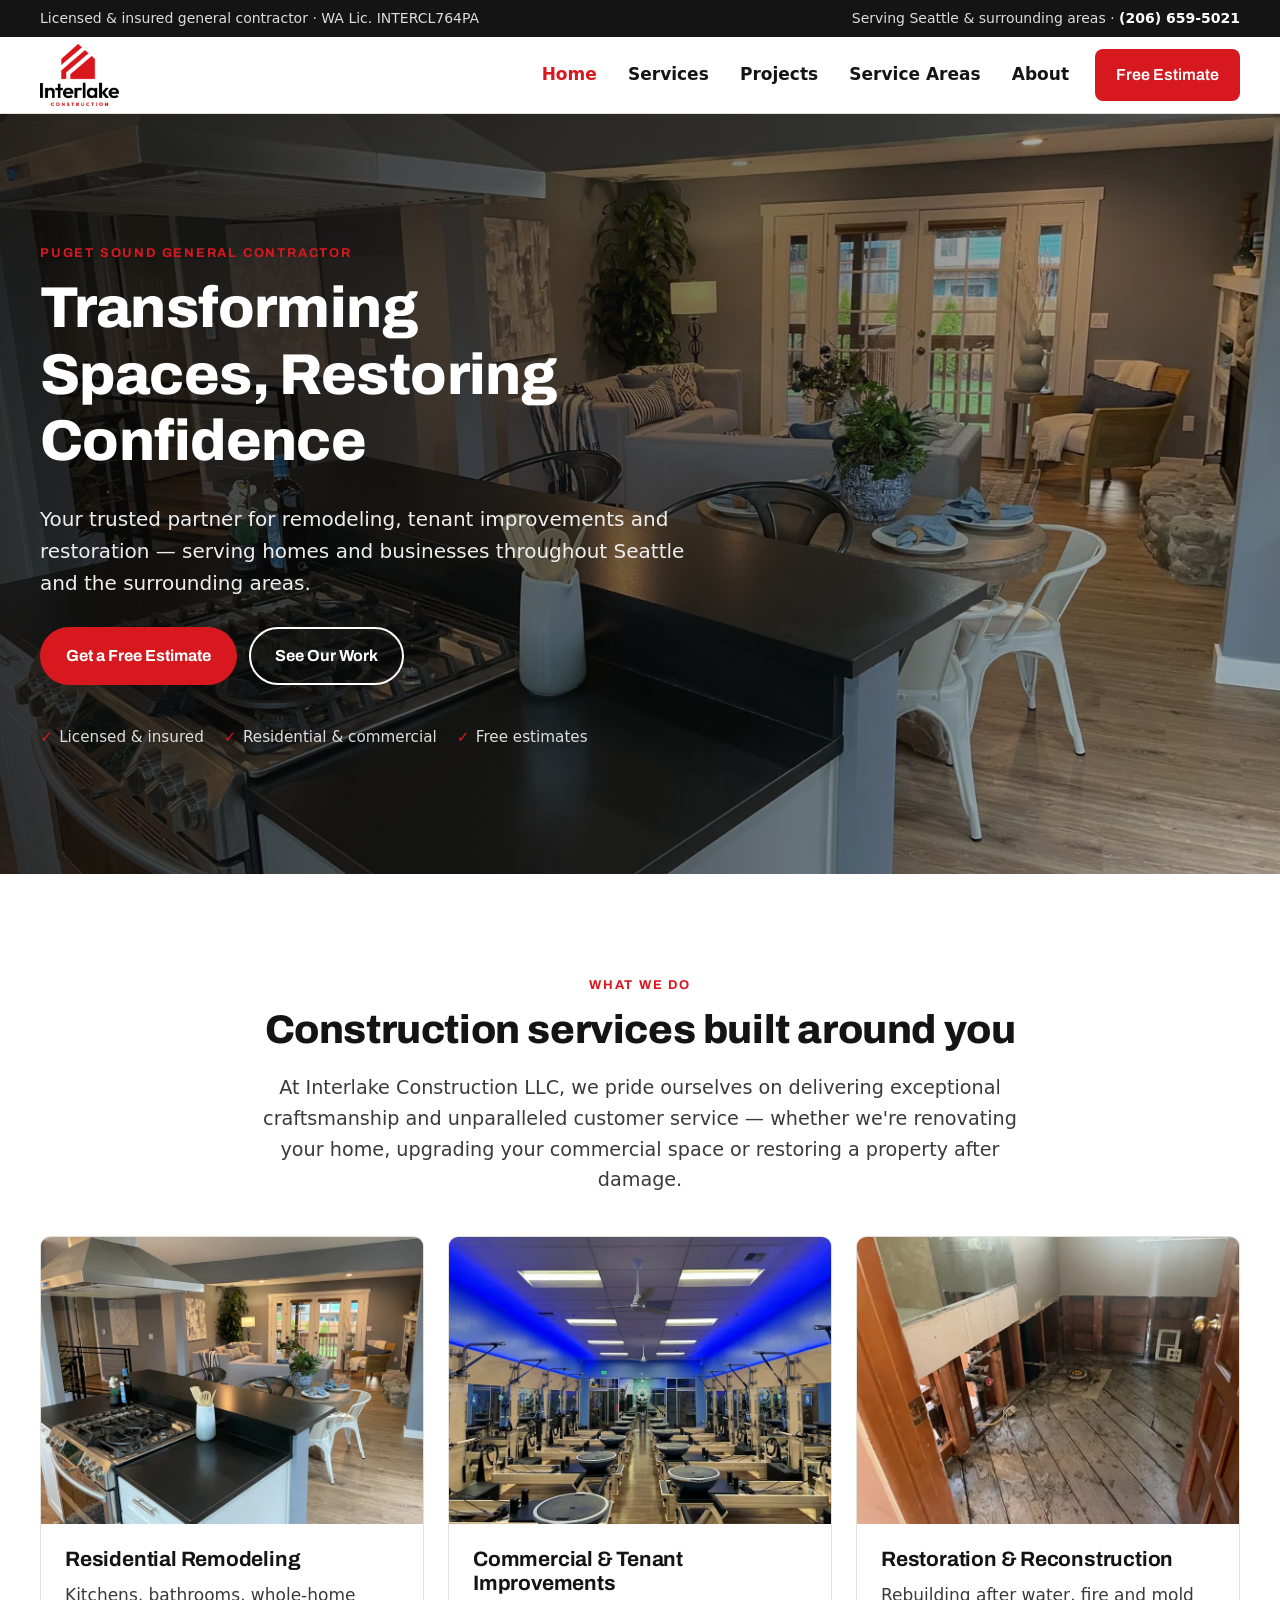
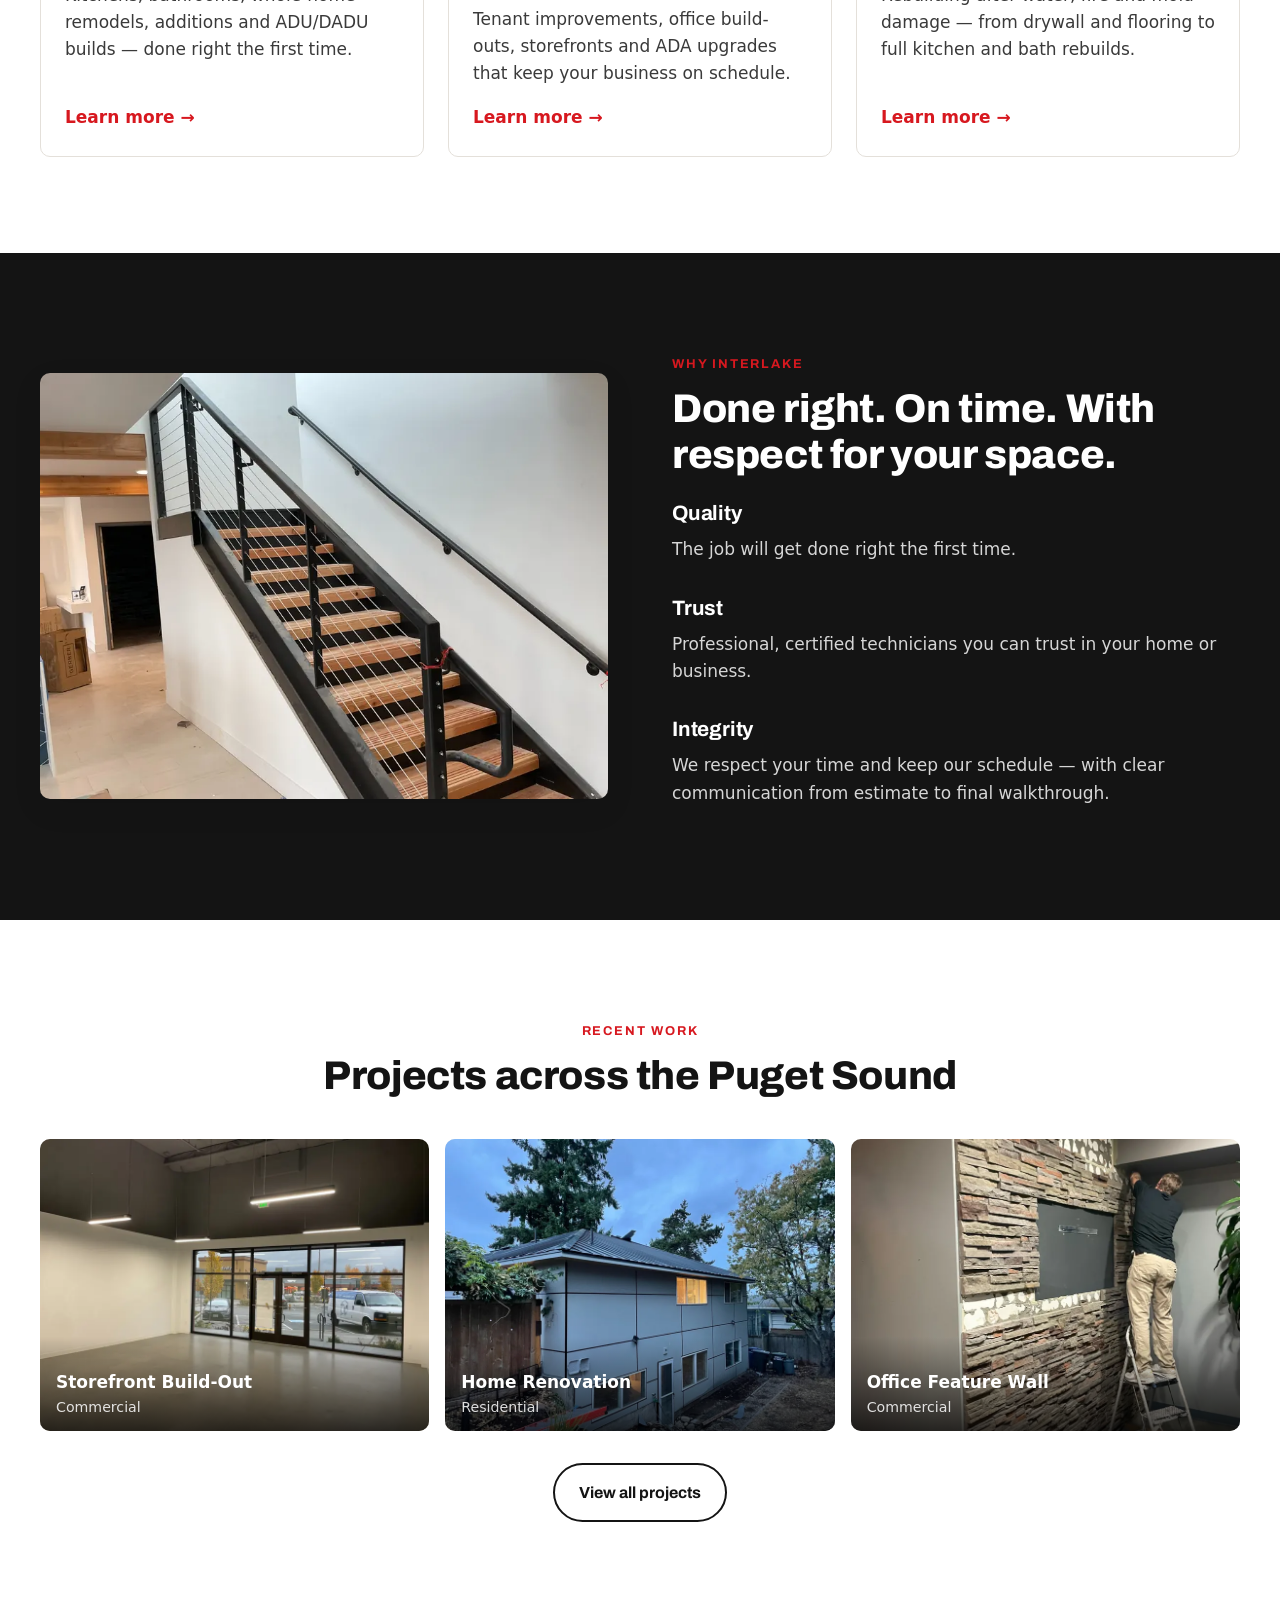
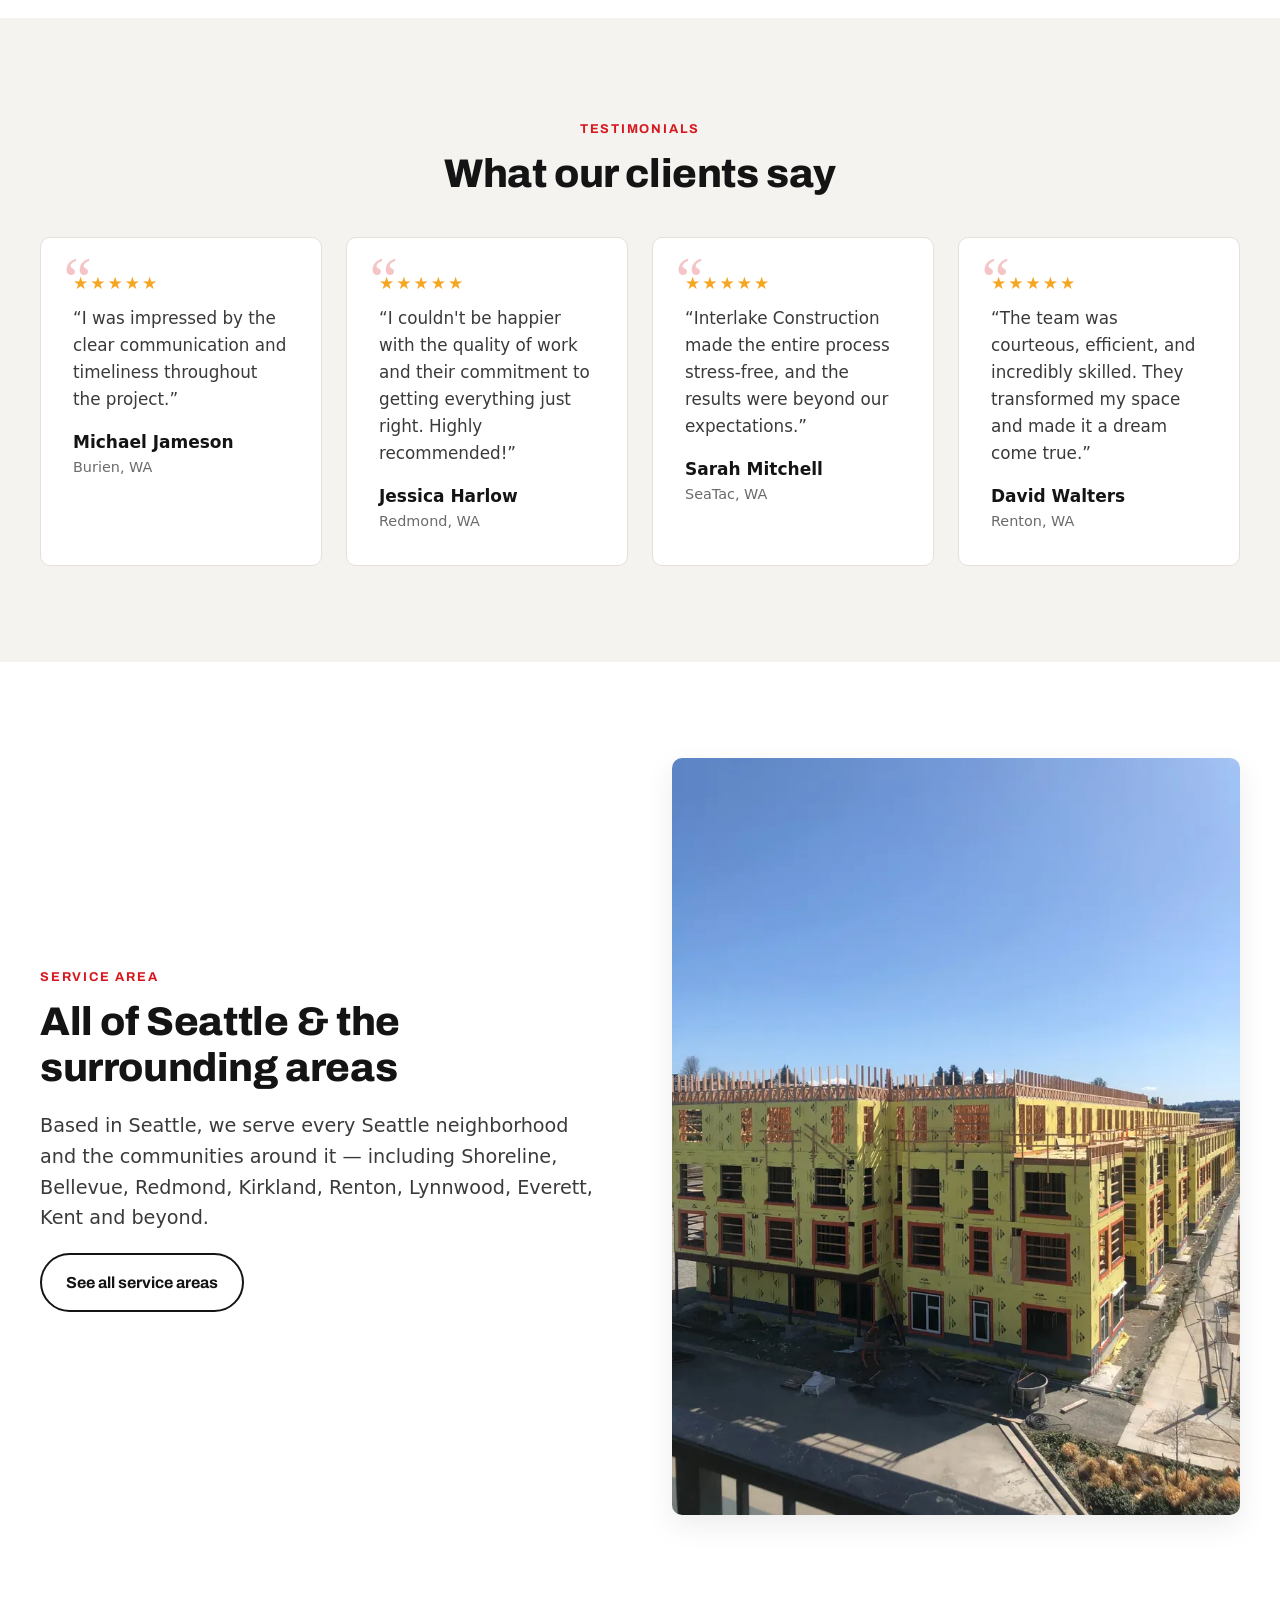
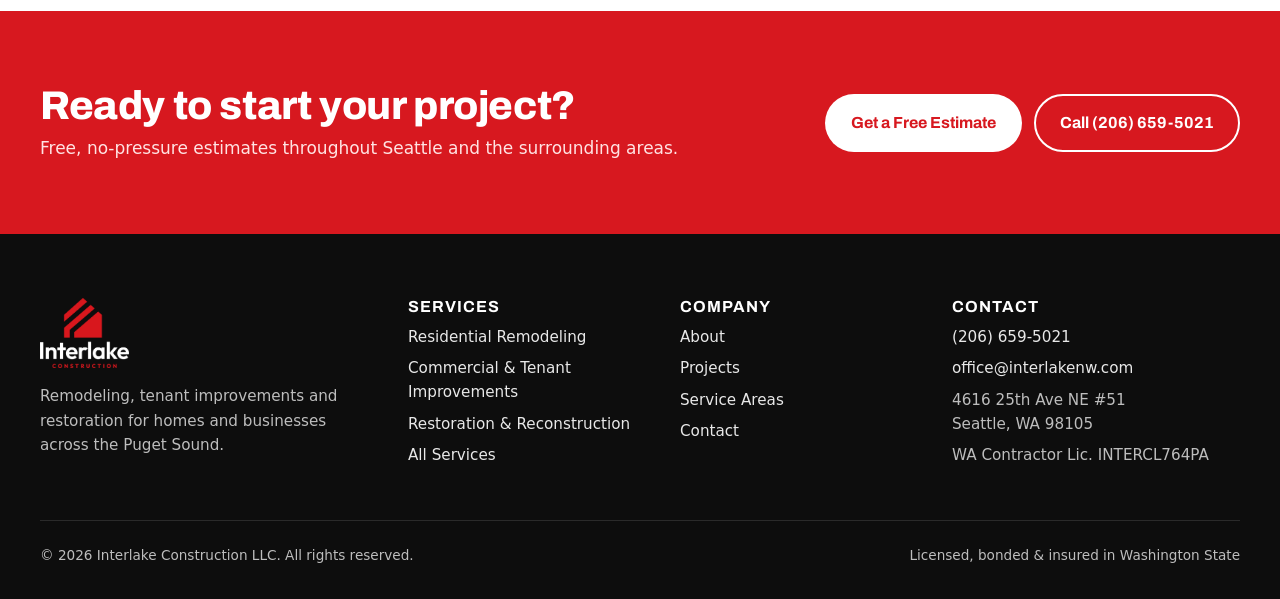
<file: docs/index.html>
<!DOCTYPE html>
<html lang="en">
<head>
<meta charset="utf-8">
<meta name="viewport" content="width=device-width,initial-scale=1">
<title>Interlake Construction | Remodeling & Restoration Contractor, Seattle WA</title>
<meta name="description" content="Seattle general contractor for home remodeling, commercial tenant improvements and water/fire damage reconstruction. Serving Seattle &amp; surrounding areas. Free estimates: (206) 659-5021.">
<meta name="robots" content="index,follow,max-image-preview:large">
<link rel="canonical" href="https://www.interlakenw.com/">
<meta property="og:type" content="website"><meta property="og:site_name" content="Interlake Construction LLC">
<meta property="og:title" content="Interlake Construction | Remodeling & Restoration Contractor, Seattle WA"><meta property="og:description" content="Seattle general contractor for home remodeling, commercial tenant improvements and water/fire damage reconstruction. Serving Seattle &amp; surrounding areas. Free estimates: (206) 659-5021.">
<meta property="og:url" content="https://www.interlakenw.com/"><meta property="og:image" content="https://www.interlakenw.com/img/og-image.jpg">
<meta name="twitter:card" content="summary_large_image">
<meta name="theme-color" content="#d7181f">
<link rel="icon" href="img/icon-32.png" sizes="32x32"><link rel="apple-touch-icon" href="img/icon-180.png">
<link rel="manifest" href="site.webmanifest">
<link rel="preconnect" href="https://fonts.googleapis.com"><link rel="preconnect" href="https://fonts.gstatic.com" crossorigin>
<link href="https://fonts.googleapis.com/css2?family=Archivo:wght@700;800&display=swap" rel="stylesheet">
<link rel="stylesheet" href="css/styles.css">
<script type="application/ld+json">{"@context":"https://schema.org","@type":"GeneralContractor","@id":"https://www.interlakenw.com/#business","name":"Interlake Construction LLC","url":"https://www.interlakenw.com/","telephone":"+12066595021","email":"office@interlakenw.com","logo":"https://www.interlakenw.com/img/logo.png","image":"https://www.interlakenw.com/img/og-image.jpg","address":{"@type":"PostalAddress","streetAddress":"4616 25th Ave NE #51","addressLocality":"Seattle","addressRegion":"WA","postalCode":"98105","addressCountry":"US"},"geo":{"@type":"GeoCoordinates","latitude":47.6625,"longitude":-122.2995},"areaServed":[{"@type":"City","name":"Seattle, WA"},{"@type":"City","name":"Shoreline, WA"},{"@type":"City","name":"Lake Forest Park, WA"},{"@type":"City","name":"Kenmore, WA"},{"@type":"City","name":"Woodinville, WA"},{"@type":"City","name":"Mercer Island, WA"},{"@type":"City","name":"Bellevue, WA"},{"@type":"City","name":"Redmond, WA"},{"@type":"City","name":"Kirkland, WA"},{"@type":"City","name":"Issaquah, WA"},{"@type":"City","name":"Sammamish, WA"},{"@type":"City","name":"Newcastle, WA"},{"@type":"City","name":"Bothell, WA"},{"@type":"City","name":"Edmonds, WA"},{"@type":"City","name":"Lynnwood, WA"},{"@type":"City","name":"Mill Creek, WA"},{"@type":"City","name":"Mukilteo, WA"},{"@type":"City","name":"Everett, WA"},{"@type":"City","name":"Lake Stevens, WA"},{"@type":"City","name":"Marysville, WA"},{"@type":"City","name":"Arlington, WA"},{"@type":"City","name":"Stanwood, WA"},{"@type":"City","name":"Burlington, WA"},{"@type":"City","name":"Mount Vernon, WA"},{"@type":"City","name":"Renton, WA"},{"@type":"City","name":"Tukwila, WA"},{"@type":"City","name":"Burien, WA"},{"@type":"City","name":"SeaTac, WA"},{"@type":"City","name":"Des Moines, WA"},{"@type":"City","name":"Kent, WA"},{"@type":"City","name":"Auburn, WA"},{"@type":"City","name":"Federal Way, WA"},{"@type":"City","name":"Puyallup, WA"},{"@type":"City","name":"Fife, WA"},{"@type":"City","name":"University Place, WA"},{"@type":"City","name":"Tacoma, WA"}],"priceRange":"$$","hasOfferCatalog":{"@type":"OfferCatalog","name":"Construction services","itemListElement":[{"@type":"Offer","itemOffered":{"@type":"Service","name":"Kitchen remodeling"}},{"@type":"Offer","itemOffered":{"@type":"Service","name":"Bathroom remodeling"}},{"@type":"Offer","itemOffered":{"@type":"Service","name":"Whole-home remodels"}},{"@type":"Offer","itemOffered":{"@type":"Service","name":"ADU / DADU construction"}},{"@type":"Offer","itemOffered":{"@type":"Service","name":"Commercial tenant improvements"}},{"@type":"Offer","itemOffered":{"@type":"Service","name":"Office build-outs"}},{"@type":"Offer","itemOffered":{"@type":"Service","name":"Water damage reconstruction"}},{"@type":"Offer","itemOffered":{"@type":"Service","name":"Fire damage reconstruction"}},{"@type":"Offer","itemOffered":{"@type":"Service","name":"Mold damage repair"}}]},"identifier":{"@type":"PropertyValue","name":"WA Contractor License","value":"INTERCL764PA"}}</script>
</head>
<body>
<a class="skip-link" href="#main">Skip to content</a>
<div class="topbar"><div class="container">
  <span class="hide-sm">Licensed &amp; insured general contractor · WA Lic. INTERCL764PA</span>
  <span>Serving Seattle &amp; surrounding areas · <a href="tel:+12066595021">(206) 659-5021</a></span>
</div></div>
<header class="site-header"><div class="container">
  <a class="brand" href="index.html" aria-label="Interlake Construction home"><img src="img/logo.webp" alt="Interlake Construction" width="480" height="377"></a>
  <button class="nav-toggle" aria-expanded="false" aria-controls="nav" aria-label="Menu"><span></span><span></span><span></span></button>
  <nav class="nav" id="nav" aria-label="Main"><ul><li><a href="index.html" aria-current="page">Home</a></li><li class="has-sub"><a href="services.html">Services</a><ul><li><a href="residential.html">Residential Remodeling</a></li><li><a href="commercial.html">Commercial & Tenant Improvements</a></li><li><a href="restoration.html">Restoration & Reconstruction</a></li></ul></li><li><a href="projects.html">Projects</a></li><li><a href="service-areas.html">Service Areas</a></li><li><a href="about.html">About</a></li><li><a class="btn btn--primary" href="contact.html">Free Estimate</a></li></ul></nav>
</div></header>
<main id="main">
<section class="hero"><picture><img src="img/kitchen-remodel-1600.webp" srcset="img/kitchen-remodel-800.webp 800w, img/kitchen-remodel-1600.webp 1600w" sizes="100vw" alt="Finished open-concept kitchen remodel by Interlake Construction" width="1600" height="1200" fetchpriority="high"></picture>
<div class="container">
  <span class="eyebrow">Puget Sound General Contractor</span>
  <h1>Transforming Spaces, Restoring Confidence</h1>
  <p>Your trusted partner for remodeling, tenant improvements and restoration — serving homes and businesses throughout Seattle and the surrounding areas.</p>
  <div class="btn-row"><a class="btn btn--primary" href="contact.html">Get a Free Estimate</a><a class="btn btn--ghost" href="projects.html">See Our Work</a></div>
  <div class="hero-badges"><span>Licensed &amp; insured</span><span>Residential &amp; commercial</span><span>Free estimates</span></div>
</div></section>

<section class="section"><div class="container">
<div class="center"><span class="eyebrow">What we do</span><h2>Construction services built around you</h2>
<p class="lead">At Interlake Construction LLC, we pride ourselves on delivering exceptional craftsmanship and unparalleled customer service — whether we're renovating your home, upgrading your commercial space or restoring a property after damage.</p></div>
<div class="grid grid-3" style="margin-top:2.5rem"><article class="card reveal"><a href="residential.html" tabindex="-1" aria-hidden="true"><img src="img/kitchen-remodel-1600.webp" srcset="img/kitchen-remodel-800.webp 800w, img/kitchen-remodel-1600.webp 1600w" sizes="(max-width:900px) 100vw, 33vw" alt="Modern kitchen remodel with island and gas range" width="800" height="600" loading="lazy" decoding="async"></a><div class="card-body"><h3><a href="residential.html" style="color:inherit;text-decoration:none">Residential Remodeling</a></h3><p>Kitchens, bathrooms, whole-home remodels, additions and ADU/DADU builds — done right the first time.</p><a class="card-link" href="residential.html">Learn more<span class="hidden"> about Residential Remodeling</span></a></div></article><article class="card reveal"><a href="commercial.html" tabindex="-1" aria-hidden="true"><img src="img/fitness-studio-tenant-improvement-1600.webp" srcset="img/fitness-studio-tenant-improvement-800.webp 800w, img/fitness-studio-tenant-improvement-1600.webp 1600w" sizes="(max-width:900px) 100vw, 33vw" alt="Fitness studio tenant improvement with LED lighting" width="800" height="600" loading="lazy" decoding="async"></a><div class="card-body"><h3><a href="commercial.html" style="color:inherit;text-decoration:none">Commercial & Tenant Improvements</a></h3><p>Tenant improvements, office build-outs, storefronts and ADA upgrades that keep your business on schedule.</p><a class="card-link" href="commercial.html">Learn more<span class="hidden"> about Commercial & Tenant Improvements</span></a></div></article><article class="card reveal"><a href="restoration.html" tabindex="-1" aria-hidden="true"><img src="img/water-damage-demolition-1600.webp" srcset="img/water-damage-demolition-800.webp 800w, img/water-damage-demolition-1600.webp 1600w" sizes="(max-width:900px) 100vw, 33vw" alt="Water-damaged room opened up for reconstruction" width="800" height="600" loading="lazy" decoding="async"></a><div class="card-body"><h3><a href="restoration.html" style="color:inherit;text-decoration:none">Restoration & Reconstruction</a></h3><p>Rebuilding after water, fire and mold damage — from drywall and flooring to full kitchen and bath rebuilds.</p><a class="card-link" href="restoration.html">Learn more<span class="hidden"> about Restoration & Reconstruction</span></a></div></article></div>
</div></section>

<section class="section section--dark"><div class="container grid grid-2">
<div><img src="img/modern-staircase-1600.webp" srcset="img/modern-staircase-800.webp 800w, img/modern-staircase-1600.webp 1600w" sizes="(max-width:900px) 100vw, 50vw" alt="Custom open-riser staircase with cable railing" width="1600" height="1200" loading="lazy" decoding="async" class="rounded-img"></div>
<div><span class="eyebrow">Why Interlake</span><h2>Done right. On time. With respect for your space.</h2>
<div class="grid" style="gap:1rem;margin-top:1.5rem">
<div><h3>Quality</h3><p>The job will get done right the first time.</p></div>
<div><h3>Trust</h3><p>Professional, certified technicians you can trust in your home or business.</p></div>
<div><h3>Integrity</h3><p>We respect your time and keep our schedule — with clear communication from estimate to final walkthrough.</p></div>
</div></div></div></section>

<section class="section"><div class="container">
<div class="center"><span class="eyebrow">Recent work</span><h2>Projects across the Puget Sound</h2></div>
<div class="gallery" style="margin-top:2.5rem">
<figure class="reveal"><img src="img/commercial-storefront-buildout-1600.webp" srcset="img/commercial-storefront-buildout-800.webp 800w, img/commercial-storefront-buildout-1600.webp 1600w" sizes="(max-width:600px) 100vw, 33vw" alt="Commercial storefront shell build-out with glass entry" width="800" height="600" loading="lazy" decoding="async"><figcaption>Storefront Build-Out<small>Commercial</small></figcaption></figure>
<figure class="reveal"><img src="img/home-addition-exterior-1600.webp" srcset="img/home-addition-exterior-800.webp 800w, img/home-addition-exterior-1600.webp 1600w" sizes="(max-width:600px) 100vw, 33vw" alt="Two-story home exterior after renovation" width="800" height="600" loading="lazy" decoding="async"><figcaption>Home Renovation<small>Residential</small></figcaption></figure>
<figure class="reveal"><img src="img/office-stone-feature-wall-1600.webp" srcset="img/office-stone-feature-wall-800.webp 800w, img/office-stone-feature-wall-1600.webp 1600w" sizes="(max-width:600px) 100vw, 33vw" alt="Stacked stone feature wall installed in office lobby" width="800" height="600" loading="lazy" decoding="async"><figcaption>Office Feature Wall<small>Commercial</small></figcaption></figure>
</div>
<div class="center"><a class="btn btn--outline" href="projects.html" style="margin-top:2rem">View all projects</a></div>
</div></section>

<section class="section section--alt"><div class="container">
<div class="center"><span class="eyebrow">Testimonials</span><h2>What our clients say</h2></div>
<div class="grid grid-3" style="grid-template-columns:repeat(auto-fit,minmax(250px,1fr));margin-top:2.5rem"><figure class="quote reveal"><div class="stars" aria-label="5 out of 5 stars">★★★★★</div><blockquote>“I was impressed by the clear communication and timeliness throughout the project.”</blockquote><figcaption>Michael Jameson<span>Burien, WA</span></figcaption></figure><figure class="quote reveal"><div class="stars" aria-label="5 out of 5 stars">★★★★★</div><blockquote>“I couldn't be happier with the quality of work and their commitment to getting everything just right. Highly recommended!”</blockquote><figcaption>Jessica Harlow<span>Redmond, WA</span></figcaption></figure><figure class="quote reveal"><div class="stars" aria-label="5 out of 5 stars">★★★★★</div><blockquote>“Interlake Construction made the entire process stress-free, and the results were beyond our expectations.”</blockquote><figcaption>Sarah Mitchell<span>SeaTac, WA</span></figcaption></figure><figure class="quote reveal"><div class="stars" aria-label="5 out of 5 stars">★★★★★</div><blockquote>“The team was courteous, efficient, and incredibly skilled. They transformed my space and made it a dream come true.”</blockquote><figcaption>David Walters<span>Renton, WA</span></figcaption></figure></div></div></section>

<section class="section"><div class="container grid grid-2">
<div><span class="eyebrow">Service area</span><h2>All of Seattle &amp; the surrounding areas</h2>
<p class="lead">Based in Seattle, we serve every Seattle neighborhood and the communities around it — including Shoreline, Bellevue, Redmond, Kirkland, Renton, Lynnwood, Everett, Kent and beyond.</p>
<a class="btn btn--outline" href="service-areas.html">See all service areas</a></div>
<div><img src="img/multifamily-framing-1600.webp" srcset="img/multifamily-framing-800.webp 800w, img/multifamily-framing-1600.webp 1600w" sizes="(max-width:900px) 100vw, 50vw" alt="Multifamily building framing and sheathing in progress" width="1200" height="1600" loading="lazy" decoding="async" class="rounded-img"></div>
</div></section>
</main>
<section class="cta-band"><div class="container">
  <div><h2>Ready to start your project?</h2><p>Free, no-pressure estimates throughout Seattle and the surrounding areas.</p></div>
  <div class="btn-row" style="margin:0"><a class="btn btn--white" href="contact.html">Get a Free Estimate</a><a class="btn btn--ghost" href="tel:+12066595021">Call (206) 659-5021</a></div>
</div></section>
<footer class="site-footer"><div class="container">
  <div class="footer-grid">
    <div><a class="footer-logo" href="index.html"><img src="img/logo-white.webp" alt="Interlake Construction" width="480" height="377" loading="lazy"></a>
      <p>Remodeling, tenant improvements and restoration for homes and businesses across the Puget Sound.</p></div>
    <div><h3>Services</h3><ul><li><a href="residential.html">Residential Remodeling</a></li><li><a href="commercial.html">Commercial & Tenant Improvements</a></li><li><a href="restoration.html">Restoration & Reconstruction</a></li><li><a href="services.html">All Services</a></li></ul></div>
    <div><h3>Company</h3><ul><li><a href="about.html">About</a></li><li><a href="projects.html">Projects</a></li><li><a href="service-areas.html">Service Areas</a></li><li><a href="contact.html">Contact</a></li></ul></div>
    <div><h3>Contact</h3><ul>
      <li><a href="tel:+12066595021">(206) 659-5021</a></li>
      <li><a href="mailto:office@interlakenw.com">office@interlakenw.com</a></li>
      <li>4616 25th Ave NE #51<br>Seattle, WA 98105</li>
      <li>WA Contractor Lic. INTERCL764PA</li></ul></div>
  </div>
  <div class="footer-bottom"><span>© <span id="yr">2026</span> Interlake Construction LLC. All rights reserved.</span><span>Licensed, bonded &amp; insured in Washington State</span></div>
</div></footer>
<div class="call-bar"><a href="tel:+12066595021">Call Now</a><a href="contact.html">Free Quote</a></div>
<script src="js/main.js" defer></script>
</body>
</html>
</file>
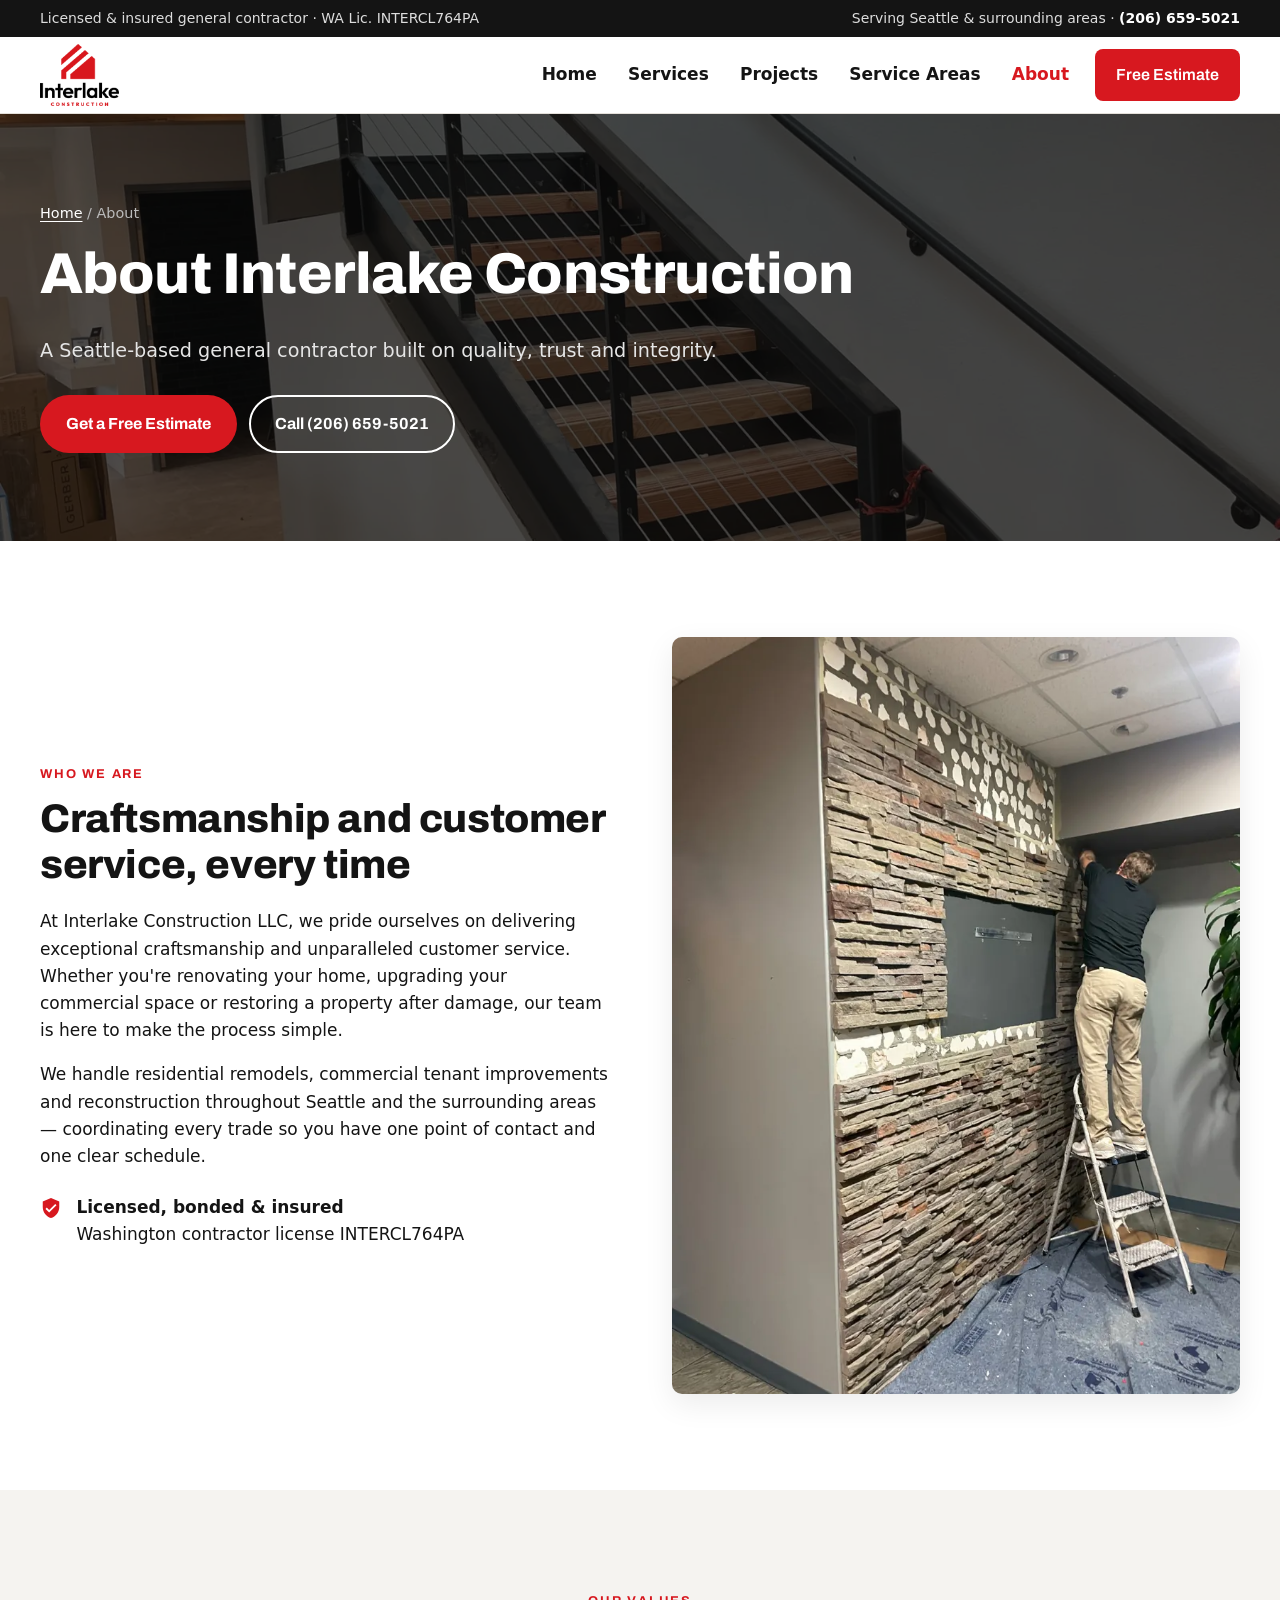
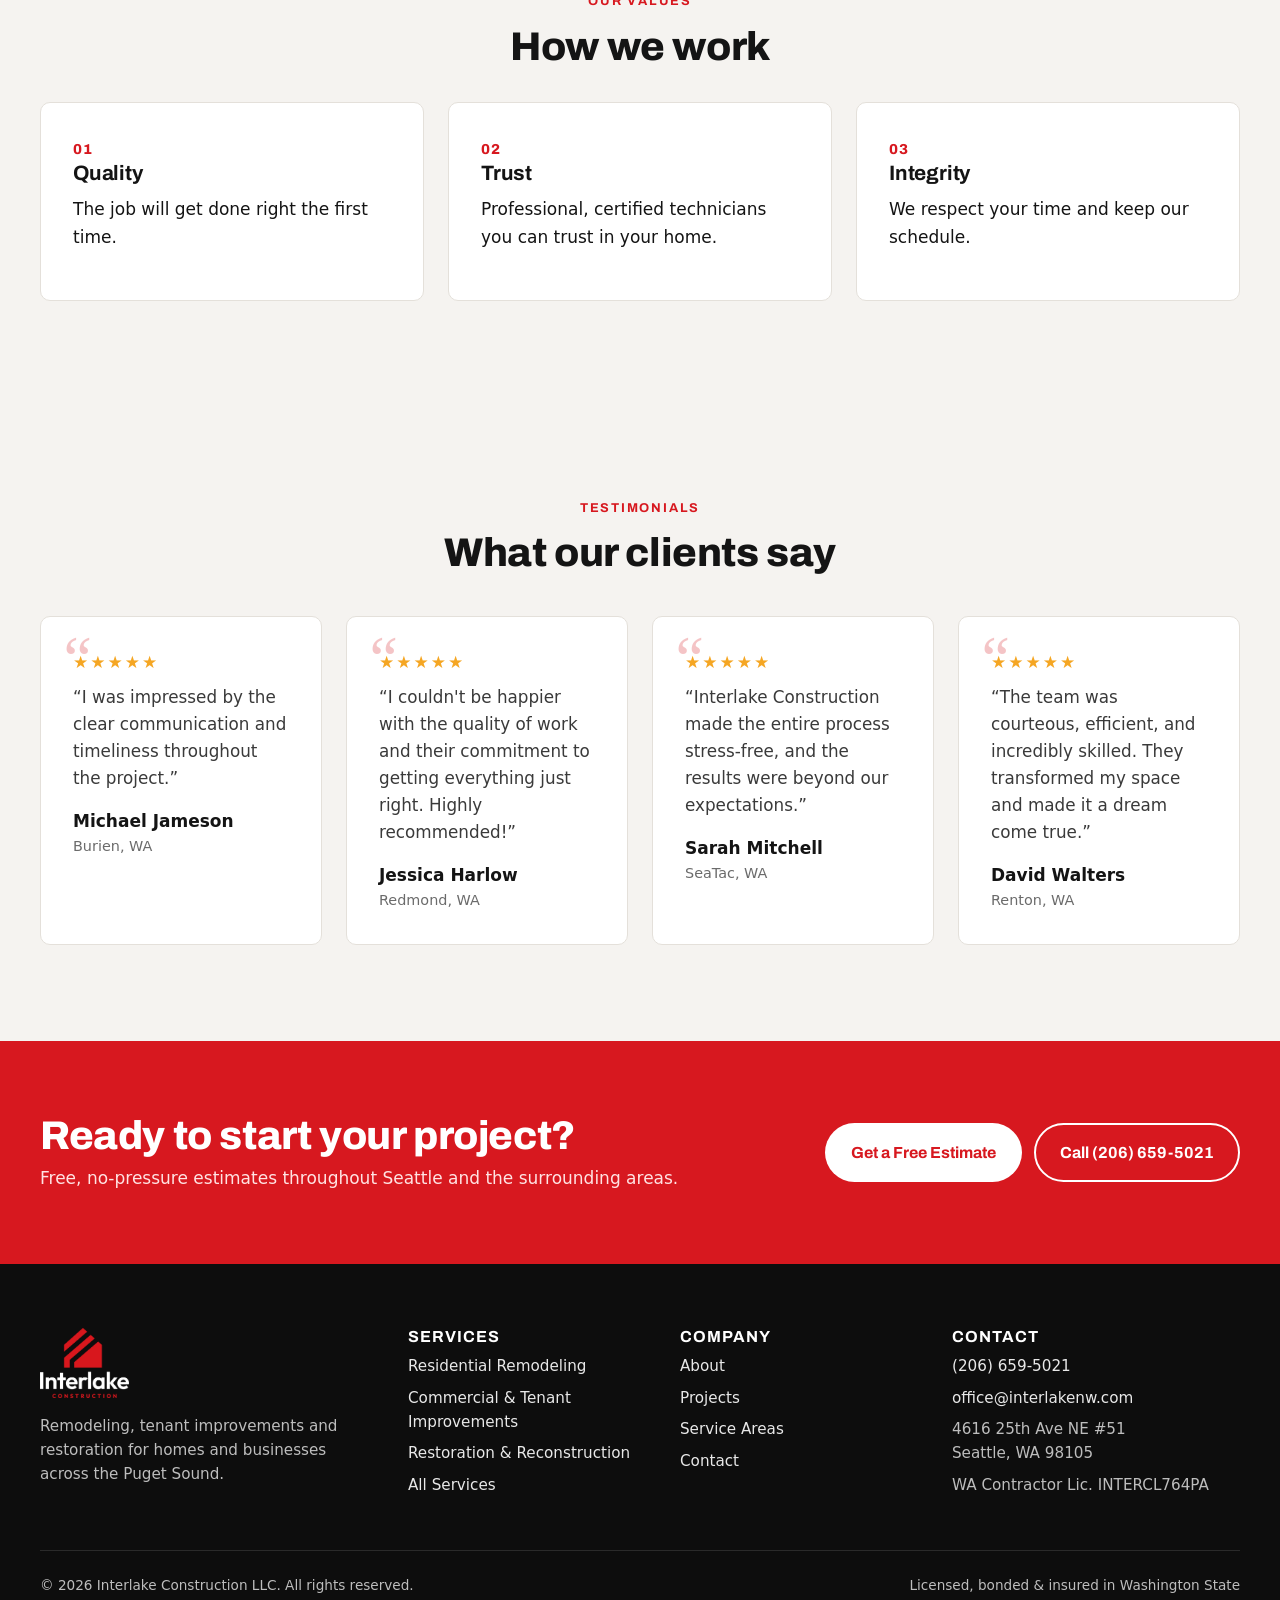
<file: docs/about.html>
<!DOCTYPE html>
<html lang="en">
<head>
<meta charset="utf-8">
<meta name="viewport" content="width=device-width,initial-scale=1">
<title>About Us | Interlake Construction LLC, Seattle WA</title>
<meta name="description" content="Learn about Interlake Construction — a licensed Seattle general contractor focused on quality, trust and integrity in remodeling and restoration.">
<meta name="robots" content="index,follow,max-image-preview:large">
<link rel="canonical" href="https://www.interlakenw.com/about">
<meta property="og:type" content="website"><meta property="og:site_name" content="Interlake Construction LLC">
<meta property="og:title" content="About Us | Interlake Construction LLC, Seattle WA"><meta property="og:description" content="Learn about Interlake Construction — a licensed Seattle general contractor focused on quality, trust and integrity in remodeling and restoration.">
<meta property="og:url" content="https://www.interlakenw.com/about"><meta property="og:image" content="https://www.interlakenw.com/img/og-image.jpg">
<meta name="twitter:card" content="summary_large_image">
<meta name="theme-color" content="#d7181f">
<link rel="icon" href="img/icon-32.png" sizes="32x32"><link rel="apple-touch-icon" href="img/icon-180.png">
<link rel="manifest" href="site.webmanifest">
<link rel="preconnect" href="https://fonts.googleapis.com"><link rel="preconnect" href="https://fonts.gstatic.com" crossorigin>
<link href="https://fonts.googleapis.com/css2?family=Archivo:wght@700;800&display=swap" rel="stylesheet">
<link rel="stylesheet" href="css/styles.css">
<script type="application/ld+json">{"@context":"https://schema.org","@type":"GeneralContractor","@id":"https://www.interlakenw.com/#business","name":"Interlake Construction LLC","url":"https://www.interlakenw.com/","telephone":"+12066595021","email":"office@interlakenw.com","logo":"https://www.interlakenw.com/img/logo.png","image":"https://www.interlakenw.com/img/og-image.jpg","address":{"@type":"PostalAddress","streetAddress":"4616 25th Ave NE #51","addressLocality":"Seattle","addressRegion":"WA","postalCode":"98105","addressCountry":"US"},"geo":{"@type":"GeoCoordinates","latitude":47.6625,"longitude":-122.2995},"areaServed":[{"@type":"City","name":"Seattle, WA"},{"@type":"City","name":"Shoreline, WA"},{"@type":"City","name":"Lake Forest Park, WA"},{"@type":"City","name":"Kenmore, WA"},{"@type":"City","name":"Woodinville, WA"},{"@type":"City","name":"Mercer Island, WA"},{"@type":"City","name":"Bellevue, WA"},{"@type":"City","name":"Redmond, WA"},{"@type":"City","name":"Kirkland, WA"},{"@type":"City","name":"Issaquah, WA"},{"@type":"City","name":"Sammamish, WA"},{"@type":"City","name":"Newcastle, WA"},{"@type":"City","name":"Bothell, WA"},{"@type":"City","name":"Edmonds, WA"},{"@type":"City","name":"Lynnwood, WA"},{"@type":"City","name":"Mill Creek, WA"},{"@type":"City","name":"Mukilteo, WA"},{"@type":"City","name":"Everett, WA"},{"@type":"City","name":"Lake Stevens, WA"},{"@type":"City","name":"Marysville, WA"},{"@type":"City","name":"Arlington, WA"},{"@type":"City","name":"Stanwood, WA"},{"@type":"City","name":"Burlington, WA"},{"@type":"City","name":"Mount Vernon, WA"},{"@type":"City","name":"Renton, WA"},{"@type":"City","name":"Tukwila, WA"},{"@type":"City","name":"Burien, WA"},{"@type":"City","name":"SeaTac, WA"},{"@type":"City","name":"Des Moines, WA"},{"@type":"City","name":"Kent, WA"},{"@type":"City","name":"Auburn, WA"},{"@type":"City","name":"Federal Way, WA"},{"@type":"City","name":"Puyallup, WA"},{"@type":"City","name":"Fife, WA"},{"@type":"City","name":"University Place, WA"},{"@type":"City","name":"Tacoma, WA"}],"priceRange":"$$","hasOfferCatalog":{"@type":"OfferCatalog","name":"Construction services","itemListElement":[{"@type":"Offer","itemOffered":{"@type":"Service","name":"Kitchen remodeling"}},{"@type":"Offer","itemOffered":{"@type":"Service","name":"Bathroom remodeling"}},{"@type":"Offer","itemOffered":{"@type":"Service","name":"Whole-home remodels"}},{"@type":"Offer","itemOffered":{"@type":"Service","name":"ADU / DADU construction"}},{"@type":"Offer","itemOffered":{"@type":"Service","name":"Commercial tenant improvements"}},{"@type":"Offer","itemOffered":{"@type":"Service","name":"Office build-outs"}},{"@type":"Offer","itemOffered":{"@type":"Service","name":"Water damage reconstruction"}},{"@type":"Offer","itemOffered":{"@type":"Service","name":"Fire damage reconstruction"}},{"@type":"Offer","itemOffered":{"@type":"Service","name":"Mold damage repair"}}]},"identifier":{"@type":"PropertyValue","name":"WA Contractor License","value":"INTERCL764PA"}}</script>
<script type="application/ld+json">{"@context":"https://schema.org","@type":"BreadcrumbList","itemListElement":[{"@type":"ListItem","position":1,"name":"Home","item":"https://www.interlakenw.com/"},{"@type":"ListItem","position":2,"name":"About","item":"https://www.interlakenw.com/about"}]}</script>
</head>
<body>
<a class="skip-link" href="#main">Skip to content</a>
<div class="topbar"><div class="container">
  <span class="hide-sm">Licensed &amp; insured general contractor · WA Lic. INTERCL764PA</span>
  <span>Serving Seattle &amp; surrounding areas · <a href="tel:+12066595021">(206) 659-5021</a></span>
</div></div>
<header class="site-header"><div class="container">
  <a class="brand" href="index.html" aria-label="Interlake Construction home"><img src="img/logo.webp" alt="Interlake Construction" width="480" height="377"></a>
  <button class="nav-toggle" aria-expanded="false" aria-controls="nav" aria-label="Menu"><span></span><span></span><span></span></button>
  <nav class="nav" id="nav" aria-label="Main"><ul><li><a href="index.html">Home</a></li><li class="has-sub"><a href="services.html">Services</a><ul><li><a href="residential.html">Residential Remodeling</a></li><li><a href="commercial.html">Commercial & Tenant Improvements</a></li><li><a href="restoration.html">Restoration & Reconstruction</a></li></ul></li><li><a href="projects.html">Projects</a></li><li><a href="service-areas.html">Service Areas</a></li><li><a href="about.html" aria-current="page">About</a></li><li><a class="btn btn--primary" href="contact.html">Free Estimate</a></li></ul></nav>
</div></header>
<main id="main">
<section class="page-hero"><picture><img src="img/modern-staircase-1600.webp" srcset="img/modern-staircase-800.webp 800w, img/modern-staircase-1600.webp 1600w" sizes="100vw" alt="" width="1600" height="1200" fetchpriority="high"></picture><div class="container">
<nav class="breadcrumb" aria-label="Breadcrumb"><a href="index.html">Home</a> / About</nav><h1>About Interlake Construction</h1><p>A Seattle-based general contractor built on quality, trust and integrity.</p>
<div class="btn-row"><a class="btn btn--primary" href="contact.html">Get a Free Estimate</a><a class="btn btn--ghost" href="tel:+12066595021">Call (206) 659-5021</a></div>
</div></section>
<section class="section"><div class="container grid grid-2">
<div><span class="eyebrow">Who we are</span><h2>Craftsmanship and customer service, every time</h2>
<p>At Interlake Construction LLC, we pride ourselves on delivering exceptional craftsmanship and unparalleled customer service. Whether you're renovating your home, upgrading your commercial space or restoring a property after damage, our team is here to make the process simple.</p>
<p>We handle residential remodels, commercial tenant improvements and reconstruction throughout Seattle and the surrounding areas — coordinating every trade so you have one point of contact and one clear schedule.</p>
<ul class="contact-info"><li><svg viewBox="0 0 24 24" fill="currentColor" aria-hidden="true"><path d="M12 1 3 5v6c0 5.55 3.84 10.74 9 12 5.16-1.26 9-6.45 9-12V5zm-2 16-4-4 1.41-1.41L10 14.17l6.59-6.59L18 9z"/></svg><div><strong>Licensed, bonded &amp; insured</strong>Washington contractor license INTERCL764PA</div></li></ul></div>
<div><img src="img/office-stone-feature-wall-1600.webp" srcset="img/office-stone-feature-wall-800.webp 800w, img/office-stone-feature-wall-1600.webp 1600w" sizes="(max-width:900px) 100vw, 50vw" alt="Interlake technician installing a stone feature wall" width="1200" height="1600" loading="lazy" decoding="async" class="rounded-img"></div>
</div></section>
<section class="section section--alt"><div class="container">
<div class="center"><span class="eyebrow">Our values</span><h2>How we work</h2></div>
<div class="grid grid-3" style="margin-top:2rem">
<div class="value"><span class="num">01</span><h3>Quality</h3><p>The job will get done right the first time.</p></div>
<div class="value"><span class="num">02</span><h3>Trust</h3><p>Professional, certified technicians you can trust in your home.</p></div>
<div class="value"><span class="num">03</span><h3>Integrity</h3><p>We respect your time and keep our schedule.</p></div>
</div></div></section>
<section class="section section--alt"><div class="container">
<div class="center"><span class="eyebrow">Testimonials</span><h2>What our clients say</h2></div>
<div class="grid grid-3" style="grid-template-columns:repeat(auto-fit,minmax(250px,1fr));margin-top:2.5rem"><figure class="quote reveal"><div class="stars" aria-label="5 out of 5 stars">★★★★★</div><blockquote>“I was impressed by the clear communication and timeliness throughout the project.”</blockquote><figcaption>Michael Jameson<span>Burien, WA</span></figcaption></figure><figure class="quote reveal"><div class="stars" aria-label="5 out of 5 stars">★★★★★</div><blockquote>“I couldn't be happier with the quality of work and their commitment to getting everything just right. Highly recommended!”</blockquote><figcaption>Jessica Harlow<span>Redmond, WA</span></figcaption></figure><figure class="quote reveal"><div class="stars" aria-label="5 out of 5 stars">★★★★★</div><blockquote>“Interlake Construction made the entire process stress-free, and the results were beyond our expectations.”</blockquote><figcaption>Sarah Mitchell<span>SeaTac, WA</span></figcaption></figure><figure class="quote reveal"><div class="stars" aria-label="5 out of 5 stars">★★★★★</div><blockquote>“The team was courteous, efficient, and incredibly skilled. They transformed my space and made it a dream come true.”</blockquote><figcaption>David Walters<span>Renton, WA</span></figcaption></figure></div></div></section>
</main>
<section class="cta-band"><div class="container">
  <div><h2>Ready to start your project?</h2><p>Free, no-pressure estimates throughout Seattle and the surrounding areas.</p></div>
  <div class="btn-row" style="margin:0"><a class="btn btn--white" href="contact.html">Get a Free Estimate</a><a class="btn btn--ghost" href="tel:+12066595021">Call (206) 659-5021</a></div>
</div></section>
<footer class="site-footer"><div class="container">
  <div class="footer-grid">
    <div><a class="footer-logo" href="index.html"><img src="img/logo-white.webp" alt="Interlake Construction" width="480" height="377" loading="lazy"></a>
      <p>Remodeling, tenant improvements and restoration for homes and businesses across the Puget Sound.</p></div>
    <div><h3>Services</h3><ul><li><a href="residential.html">Residential Remodeling</a></li><li><a href="commercial.html">Commercial & Tenant Improvements</a></li><li><a href="restoration.html">Restoration & Reconstruction</a></li><li><a href="services.html">All Services</a></li></ul></div>
    <div><h3>Company</h3><ul><li><a href="about.html">About</a></li><li><a href="projects.html">Projects</a></li><li><a href="service-areas.html">Service Areas</a></li><li><a href="contact.html">Contact</a></li></ul></div>
    <div><h3>Contact</h3><ul>
      <li><a href="tel:+12066595021">(206) 659-5021</a></li>
      <li><a href="mailto:office@interlakenw.com">office@interlakenw.com</a></li>
      <li>4616 25th Ave NE #51<br>Seattle, WA 98105</li>
      <li>WA Contractor Lic. INTERCL764PA</li></ul></div>
  </div>
  <div class="footer-bottom"><span>© <span id="yr">2026</span> Interlake Construction LLC. All rights reserved.</span><span>Licensed, bonded &amp; insured in Washington State</span></div>
</div></footer>
<div class="call-bar"><a href="tel:+12066595021">Call Now</a><a href="contact.html">Free Quote</a></div>
<script src="js/main.js" defer></script>
</body>
</html>
</file>
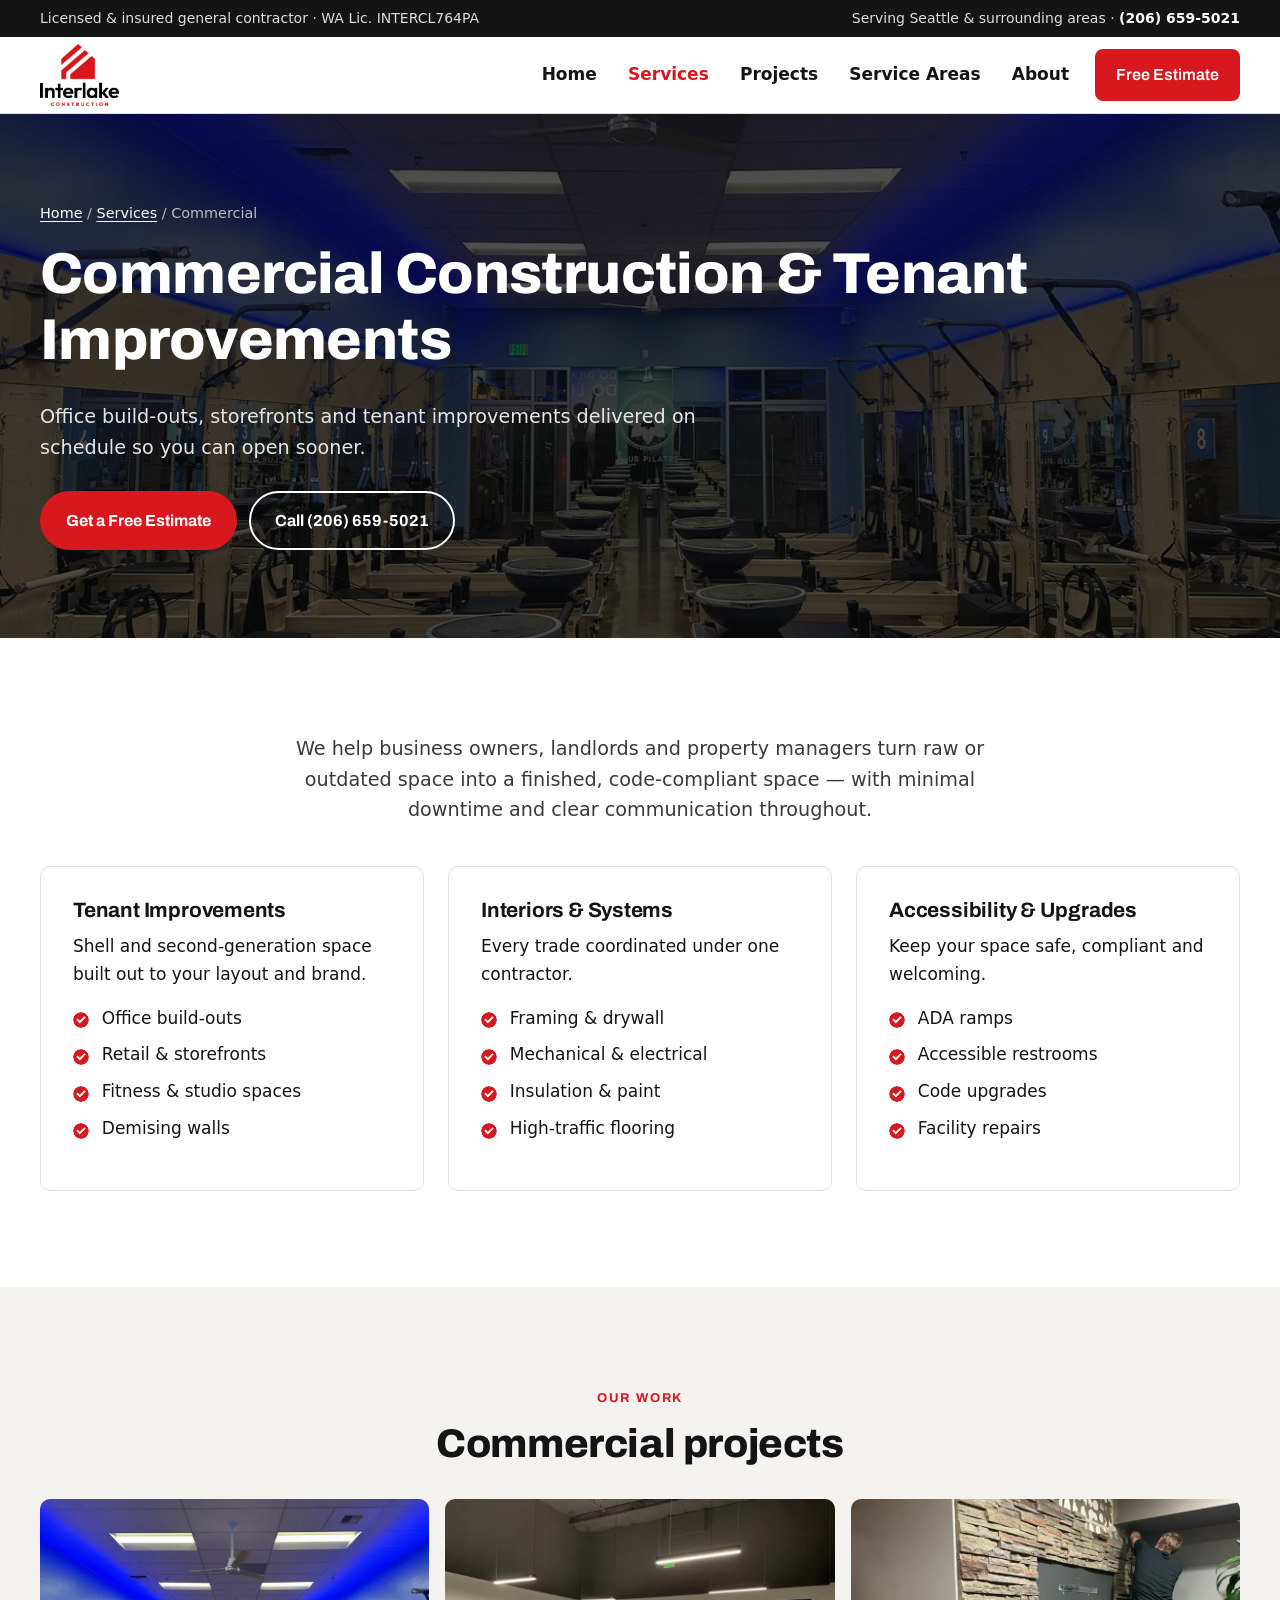
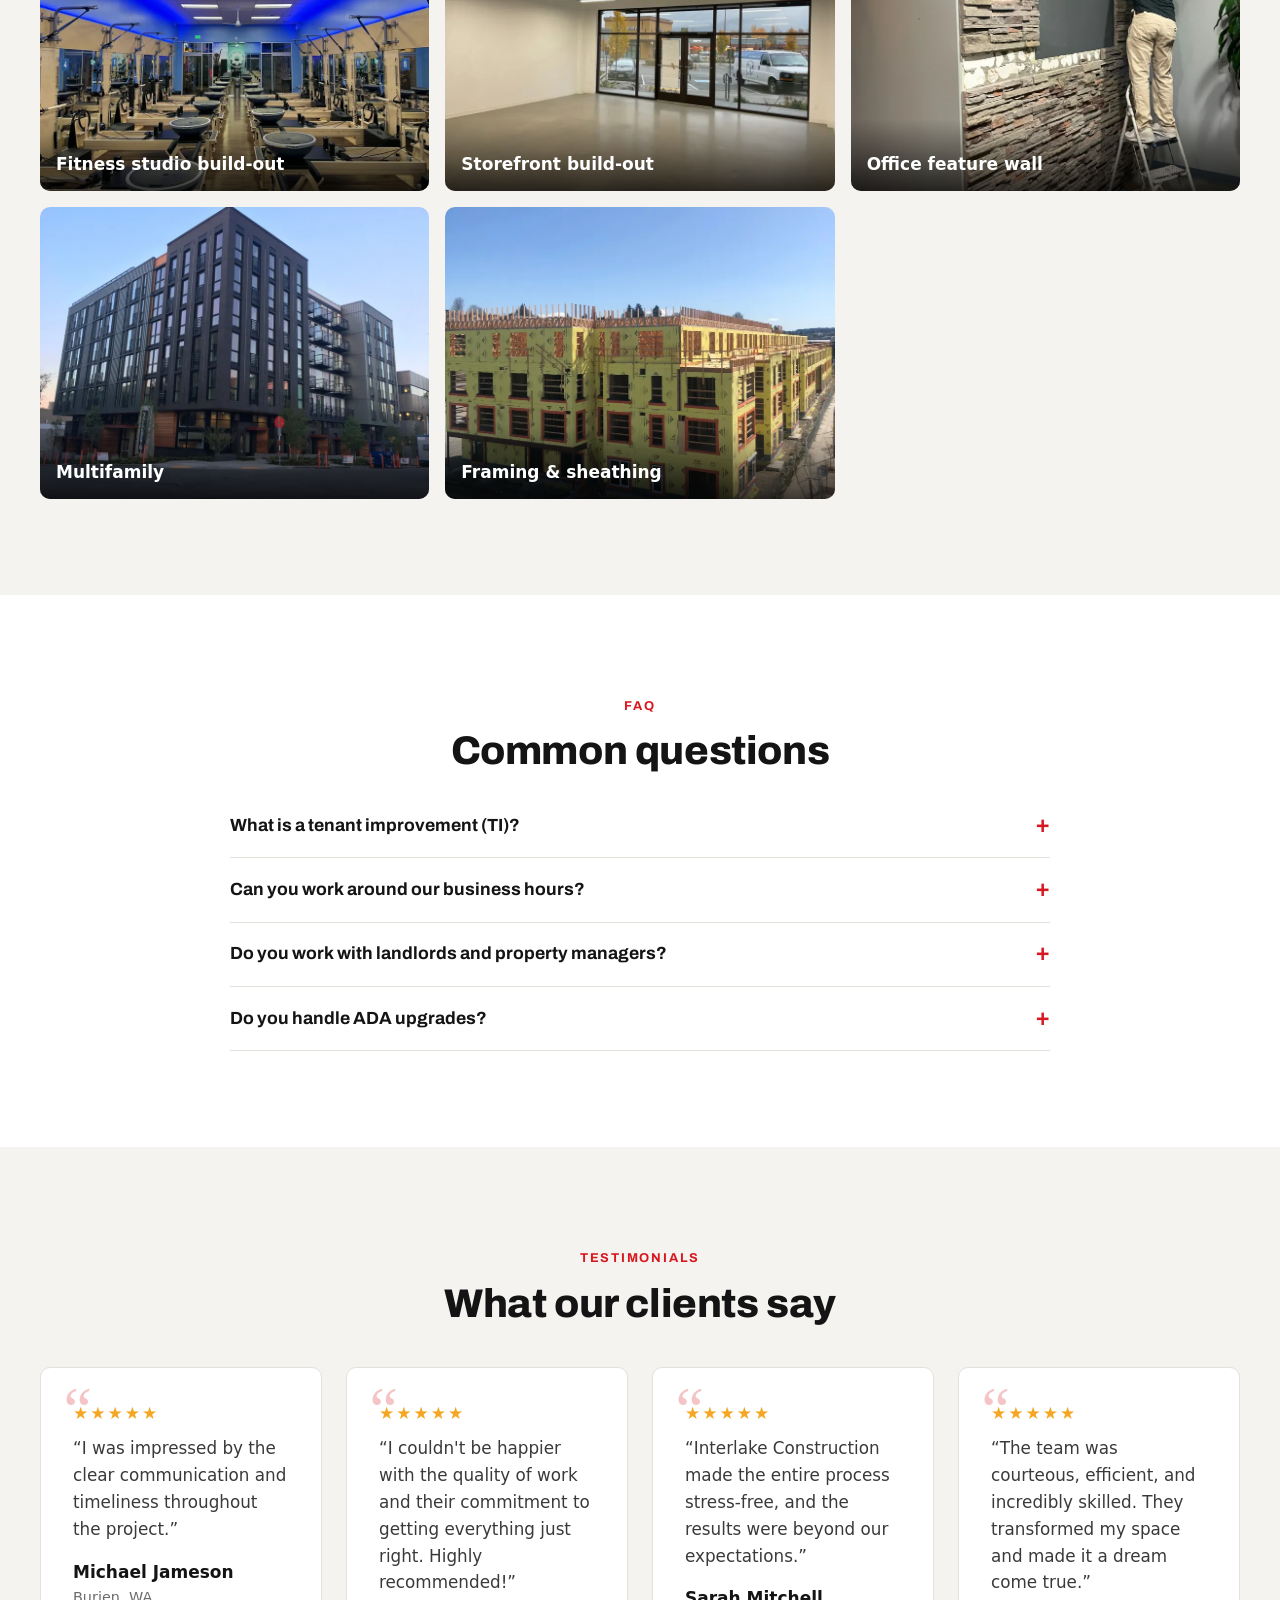
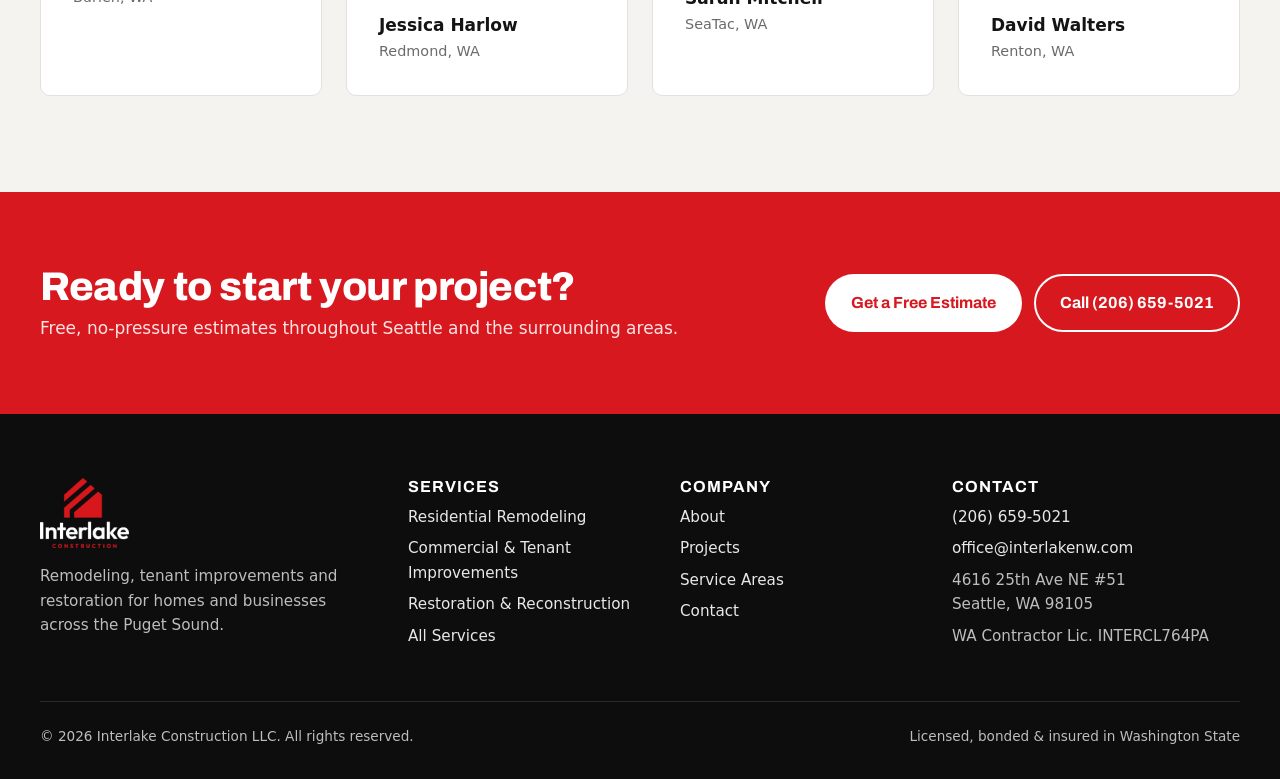
<file: docs/commercial.html>
<!DOCTYPE html>
<html lang="en">
<head>
<meta charset="utf-8">
<meta name="viewport" content="width=device-width,initial-scale=1">
<title>Tenant Improvement Contractor Seattle | Commercial Build-Outs | Interlake</title>
<meta name="description" content="Commercial tenant improvements, office build-outs, storefronts and ADA upgrades in Seattle, Bellevue, Everett, Tacoma and across the Puget Sound.">
<meta name="robots" content="index,follow,max-image-preview:large">
<link rel="canonical" href="https://www.interlakenw.com/commercial">
<meta property="og:type" content="website"><meta property="og:site_name" content="Interlake Construction LLC">
<meta property="og:title" content="Tenant Improvement Contractor Seattle | Commercial Build-Outs | Interlake"><meta property="og:description" content="Commercial tenant improvements, office build-outs, storefronts and ADA upgrades in Seattle, Bellevue, Everett, Tacoma and across the Puget Sound.">
<meta property="og:url" content="https://www.interlakenw.com/commercial"><meta property="og:image" content="https://www.interlakenw.com/img/og-image.jpg">
<meta name="twitter:card" content="summary_large_image">
<meta name="theme-color" content="#d7181f">
<link rel="icon" href="img/icon-32.png" sizes="32x32"><link rel="apple-touch-icon" href="img/icon-180.png">
<link rel="manifest" href="site.webmanifest">
<link rel="preconnect" href="https://fonts.googleapis.com"><link rel="preconnect" href="https://fonts.gstatic.com" crossorigin>
<link href="https://fonts.googleapis.com/css2?family=Archivo:wght@700;800&display=swap" rel="stylesheet">
<link rel="stylesheet" href="css/styles.css">
<script type="application/ld+json">{"@context":"https://schema.org","@type":"GeneralContractor","@id":"https://www.interlakenw.com/#business","name":"Interlake Construction LLC","url":"https://www.interlakenw.com/","telephone":"+12066595021","email":"office@interlakenw.com","logo":"https://www.interlakenw.com/img/logo.png","image":"https://www.interlakenw.com/img/og-image.jpg","address":{"@type":"PostalAddress","streetAddress":"4616 25th Ave NE #51","addressLocality":"Seattle","addressRegion":"WA","postalCode":"98105","addressCountry":"US"},"geo":{"@type":"GeoCoordinates","latitude":47.6625,"longitude":-122.2995},"areaServed":[{"@type":"City","name":"Seattle, WA"},{"@type":"City","name":"Shoreline, WA"},{"@type":"City","name":"Lake Forest Park, WA"},{"@type":"City","name":"Kenmore, WA"},{"@type":"City","name":"Woodinville, WA"},{"@type":"City","name":"Mercer Island, WA"},{"@type":"City","name":"Bellevue, WA"},{"@type":"City","name":"Redmond, WA"},{"@type":"City","name":"Kirkland, WA"},{"@type":"City","name":"Issaquah, WA"},{"@type":"City","name":"Sammamish, WA"},{"@type":"City","name":"Newcastle, WA"},{"@type":"City","name":"Bothell, WA"},{"@type":"City","name":"Edmonds, WA"},{"@type":"City","name":"Lynnwood, WA"},{"@type":"City","name":"Mill Creek, WA"},{"@type":"City","name":"Mukilteo, WA"},{"@type":"City","name":"Everett, WA"},{"@type":"City","name":"Lake Stevens, WA"},{"@type":"City","name":"Marysville, WA"},{"@type":"City","name":"Arlington, WA"},{"@type":"City","name":"Stanwood, WA"},{"@type":"City","name":"Burlington, WA"},{"@type":"City","name":"Mount Vernon, WA"},{"@type":"City","name":"Renton, WA"},{"@type":"City","name":"Tukwila, WA"},{"@type":"City","name":"Burien, WA"},{"@type":"City","name":"SeaTac, WA"},{"@type":"City","name":"Des Moines, WA"},{"@type":"City","name":"Kent, WA"},{"@type":"City","name":"Auburn, WA"},{"@type":"City","name":"Federal Way, WA"},{"@type":"City","name":"Puyallup, WA"},{"@type":"City","name":"Fife, WA"},{"@type":"City","name":"University Place, WA"},{"@type":"City","name":"Tacoma, WA"}],"priceRange":"$$","hasOfferCatalog":{"@type":"OfferCatalog","name":"Construction services","itemListElement":[{"@type":"Offer","itemOffered":{"@type":"Service","name":"Kitchen remodeling"}},{"@type":"Offer","itemOffered":{"@type":"Service","name":"Bathroom remodeling"}},{"@type":"Offer","itemOffered":{"@type":"Service","name":"Whole-home remodels"}},{"@type":"Offer","itemOffered":{"@type":"Service","name":"ADU / DADU construction"}},{"@type":"Offer","itemOffered":{"@type":"Service","name":"Commercial tenant improvements"}},{"@type":"Offer","itemOffered":{"@type":"Service","name":"Office build-outs"}},{"@type":"Offer","itemOffered":{"@type":"Service","name":"Water damage reconstruction"}},{"@type":"Offer","itemOffered":{"@type":"Service","name":"Fire damage reconstruction"}},{"@type":"Offer","itemOffered":{"@type":"Service","name":"Mold damage repair"}}]},"identifier":{"@type":"PropertyValue","name":"WA Contractor License","value":"INTERCL764PA"}}</script>
<script type="application/ld+json">{"@context":"https://schema.org","@type":"BreadcrumbList","itemListElement":[{"@type":"ListItem","position":1,"name":"Home","item":"https://www.interlakenw.com/"},{"@type":"ListItem","position":2,"name":"Services","item":"https://www.interlakenw.com/services"},{"@type":"ListItem","position":3,"name":"Commercial","item":"https://www.interlakenw.com/commercial"}]}</script>
<script type="application/ld+json">{"@context":"https://schema.org","@type":"Service","name":"Commercial","description":"Commercial tenant improvements, office build-outs, storefronts and ADA upgrades in Seattle, Bellevue, Everett, Tacoma and across the Puget Sound.","provider":{"@id":"https://www.interlakenw.com/#business"},"url":"https://www.interlakenw.com/commercial","areaServed":{"@type":"AdministrativeArea","name":"Puget Sound region, Washington"}}</script>
<script type="application/ld+json">{"@context":"https://schema.org","@type":"FAQPage","mainEntity":[{"@type":"Question","name":"What is a tenant improvement (TI)?","acceptedAnswer":{"@type":"Answer","text":"A tenant improvement is the build-out or renovation of commercial space to fit a specific tenant \u2014 walls, finishes, lighting, restrooms and systems."}},{"@type":"Question","name":"Can you work around our business hours?","acceptedAnswer":{"@type":"Answer","text":"Yes. We can schedule phased or after-hours work to keep your business running."}},{"@type":"Question","name":"Do you work with landlords and property managers?","acceptedAnswer":{"@type":"Answer","text":"Yes \u2014 we regularly coordinate with owners, property managers and tenants on the same project."}},{"@type":"Question","name":"Do you handle ADA upgrades?","acceptedAnswer":{"@type":"Answer","text":"Yes, including ramps, accessible restrooms and other accessibility improvements."}}]}</script>
</head>
<body>
<a class="skip-link" href="#main">Skip to content</a>
<div class="topbar"><div class="container">
  <span class="hide-sm">Licensed &amp; insured general contractor · WA Lic. INTERCL764PA</span>
  <span>Serving Seattle &amp; surrounding areas · <a href="tel:+12066595021">(206) 659-5021</a></span>
</div></div>
<header class="site-header"><div class="container">
  <a class="brand" href="index.html" aria-label="Interlake Construction home"><img src="img/logo.webp" alt="Interlake Construction" width="480" height="377"></a>
  <button class="nav-toggle" aria-expanded="false" aria-controls="nav" aria-label="Menu"><span></span><span></span><span></span></button>
  <nav class="nav" id="nav" aria-label="Main"><ul><li><a href="index.html">Home</a></li><li class="has-sub"><a href="services.html" aria-current="page">Services</a><ul><li><a href="residential.html">Residential Remodeling</a></li><li><a href="commercial.html" aria-current="page">Commercial & Tenant Improvements</a></li><li><a href="restoration.html">Restoration & Reconstruction</a></li></ul></li><li><a href="projects.html">Projects</a></li><li><a href="service-areas.html">Service Areas</a></li><li><a href="about.html">About</a></li><li><a class="btn btn--primary" href="contact.html">Free Estimate</a></li></ul></nav>
</div></header>
<main id="main">
<section class="page-hero"><picture><img src="img/fitness-studio-tenant-improvement-1600.webp" srcset="img/fitness-studio-tenant-improvement-800.webp 800w, img/fitness-studio-tenant-improvement-1600.webp 1600w" sizes="100vw" alt="" width="1600" height="1200" fetchpriority="high"></picture><div class="container">
<nav class="breadcrumb" aria-label="Breadcrumb"><a href="index.html">Home</a> / <a href="services.html">Services</a> / Commercial</nav><h1>Commercial Construction & Tenant Improvements</h1><p>Office build-outs, storefronts and tenant improvements delivered on schedule so you can open sooner.</p>
<div class="btn-row"><a class="btn btn--primary" href="contact.html">Get a Free Estimate</a><a class="btn btn--ghost" href="tel:+12066595021">Call (206) 659-5021</a></div>
</div></section>
<section class="section"><div class="container">
<div class="center"><p class="lead">We help business owners, landlords and property managers turn raw or outdated space into a finished, code-compliant space — with minimal downtime and clear communication throughout.</p></div>
<div class="grid grid-3" style="margin-top:2.5rem"><div class="value reveal"><h3>Tenant Improvements</h3><p>Shell and second-generation space built out to your layout and brand.</p><ul class="checklist"><li>Office build-outs</li><li>Retail & storefronts</li><li>Fitness & studio spaces</li><li>Demising walls</li></ul></div><div class="value reveal"><h3>Interiors & Systems</h3><p>Every trade coordinated under one contractor.</p><ul class="checklist"><li>Framing & drywall</li><li>Mechanical & electrical</li><li>Insulation & paint</li><li>High-traffic flooring</li></ul></div><div class="value reveal"><h3>Accessibility & Upgrades</h3><p>Keep your space safe, compliant and welcoming.</p><ul class="checklist"><li>ADA ramps</li><li>Accessible restrooms</li><li>Code upgrades</li><li>Facility repairs</li></ul></div></div></div></section>
<section class="section section--alt"><div class="container">
<div class="center"><span class="eyebrow">Our work</span><h2>Commercial projects</h2></div>
<div class="gallery" style="margin-top:2rem"><figure class="reveal"><img src="img/fitness-studio-tenant-improvement-1600.webp" srcset="img/fitness-studio-tenant-improvement-800.webp 800w, img/fitness-studio-tenant-improvement-1600.webp 1600w" sizes="(max-width:600px) 100vw, 33vw" alt="Fitness studio TI" width="800" height="600" loading="lazy" decoding="async"><figcaption>Fitness studio build-out</figcaption></figure><figure class="reveal"><img src="img/commercial-storefront-buildout-1600.webp" srcset="img/commercial-storefront-buildout-800.webp 800w, img/commercial-storefront-buildout-1600.webp 1600w" sizes="(max-width:600px) 100vw, 33vw" alt="Storefront build-out" width="800" height="600" loading="lazy" decoding="async"><figcaption>Storefront build-out</figcaption></figure><figure class="reveal"><img src="img/office-stone-feature-wall-1600.webp" srcset="img/office-stone-feature-wall-800.webp 800w, img/office-stone-feature-wall-1600.webp 1600w" sizes="(max-width:600px) 100vw, 33vw" alt="Office stone feature wall" width="800" height="600" loading="lazy" decoding="async"><figcaption>Office feature wall</figcaption></figure><figure class="reveal"><img src="img/multifamily-building-1600.webp" srcset="img/multifamily-building-800.webp 800w, img/multifamily-building-1600.webp 1600w" sizes="(max-width:600px) 100vw, 33vw" alt="Multifamily building" width="800" height="600" loading="lazy" decoding="async"><figcaption>Multifamily</figcaption></figure><figure class="reveal"><img src="img/multifamily-framing-1600.webp" srcset="img/multifamily-framing-800.webp 800w, img/multifamily-framing-1600.webp 1600w" sizes="(max-width:600px) 100vw, 33vw" alt="Multifamily framing" width="800" height="600" loading="lazy" decoding="async"><figcaption>Framing & sheathing</figcaption></figure></div></div></section>
<section class="section"><div class="container" style="max-width:820px">
<div class="center"><span class="eyebrow">FAQ</span><h2>Common questions</h2></div><div class="faq"><details><summary>What is a tenant improvement (TI)?</summary><p>A tenant improvement is the build-out or renovation of commercial space to fit a specific tenant — walls, finishes, lighting, restrooms and systems.</p></details><details><summary>Can you work around our business hours?</summary><p>Yes. We can schedule phased or after-hours work to keep your business running.</p></details><details><summary>Do you work with landlords and property managers?</summary><p>Yes — we regularly coordinate with owners, property managers and tenants on the same project.</p></details><details><summary>Do you handle ADA upgrades?</summary><p>Yes, including ramps, accessible restrooms and other accessibility improvements.</p></details></div></div></section>
<section class="section section--alt"><div class="container">
<div class="center"><span class="eyebrow">Testimonials</span><h2>What our clients say</h2></div>
<div class="grid grid-3" style="grid-template-columns:repeat(auto-fit,minmax(250px,1fr));margin-top:2.5rem"><figure class="quote reveal"><div class="stars" aria-label="5 out of 5 stars">★★★★★</div><blockquote>“I was impressed by the clear communication and timeliness throughout the project.”</blockquote><figcaption>Michael Jameson<span>Burien, WA</span></figcaption></figure><figure class="quote reveal"><div class="stars" aria-label="5 out of 5 stars">★★★★★</div><blockquote>“I couldn't be happier with the quality of work and their commitment to getting everything just right. Highly recommended!”</blockquote><figcaption>Jessica Harlow<span>Redmond, WA</span></figcaption></figure><figure class="quote reveal"><div class="stars" aria-label="5 out of 5 stars">★★★★★</div><blockquote>“Interlake Construction made the entire process stress-free, and the results were beyond our expectations.”</blockquote><figcaption>Sarah Mitchell<span>SeaTac, WA</span></figcaption></figure><figure class="quote reveal"><div class="stars" aria-label="5 out of 5 stars">★★★★★</div><blockquote>“The team was courteous, efficient, and incredibly skilled. They transformed my space and made it a dream come true.”</blockquote><figcaption>David Walters<span>Renton, WA</span></figcaption></figure></div></div></section>
</main>
<section class="cta-band"><div class="container">
  <div><h2>Ready to start your project?</h2><p>Free, no-pressure estimates throughout Seattle and the surrounding areas.</p></div>
  <div class="btn-row" style="margin:0"><a class="btn btn--white" href="contact.html">Get a Free Estimate</a><a class="btn btn--ghost" href="tel:+12066595021">Call (206) 659-5021</a></div>
</div></section>
<footer class="site-footer"><div class="container">
  <div class="footer-grid">
    <div><a class="footer-logo" href="index.html"><img src="img/logo-white.webp" alt="Interlake Construction" width="480" height="377" loading="lazy"></a>
      <p>Remodeling, tenant improvements and restoration for homes and businesses across the Puget Sound.</p></div>
    <div><h3>Services</h3><ul><li><a href="residential.html">Residential Remodeling</a></li><li><a href="commercial.html">Commercial & Tenant Improvements</a></li><li><a href="restoration.html">Restoration & Reconstruction</a></li><li><a href="services.html">All Services</a></li></ul></div>
    <div><h3>Company</h3><ul><li><a href="about.html">About</a></li><li><a href="projects.html">Projects</a></li><li><a href="service-areas.html">Service Areas</a></li><li><a href="contact.html">Contact</a></li></ul></div>
    <div><h3>Contact</h3><ul>
      <li><a href="tel:+12066595021">(206) 659-5021</a></li>
      <li><a href="mailto:office@interlakenw.com">office@interlakenw.com</a></li>
      <li>4616 25th Ave NE #51<br>Seattle, WA 98105</li>
      <li>WA Contractor Lic. INTERCL764PA</li></ul></div>
  </div>
  <div class="footer-bottom"><span>© <span id="yr">2026</span> Interlake Construction LLC. All rights reserved.</span><span>Licensed, bonded &amp; insured in Washington State</span></div>
</div></footer>
<div class="call-bar"><a href="tel:+12066595021">Call Now</a><a href="contact.html">Free Quote</a></div>
<script src="js/main.js" defer></script>
</body>
</html>
</file>
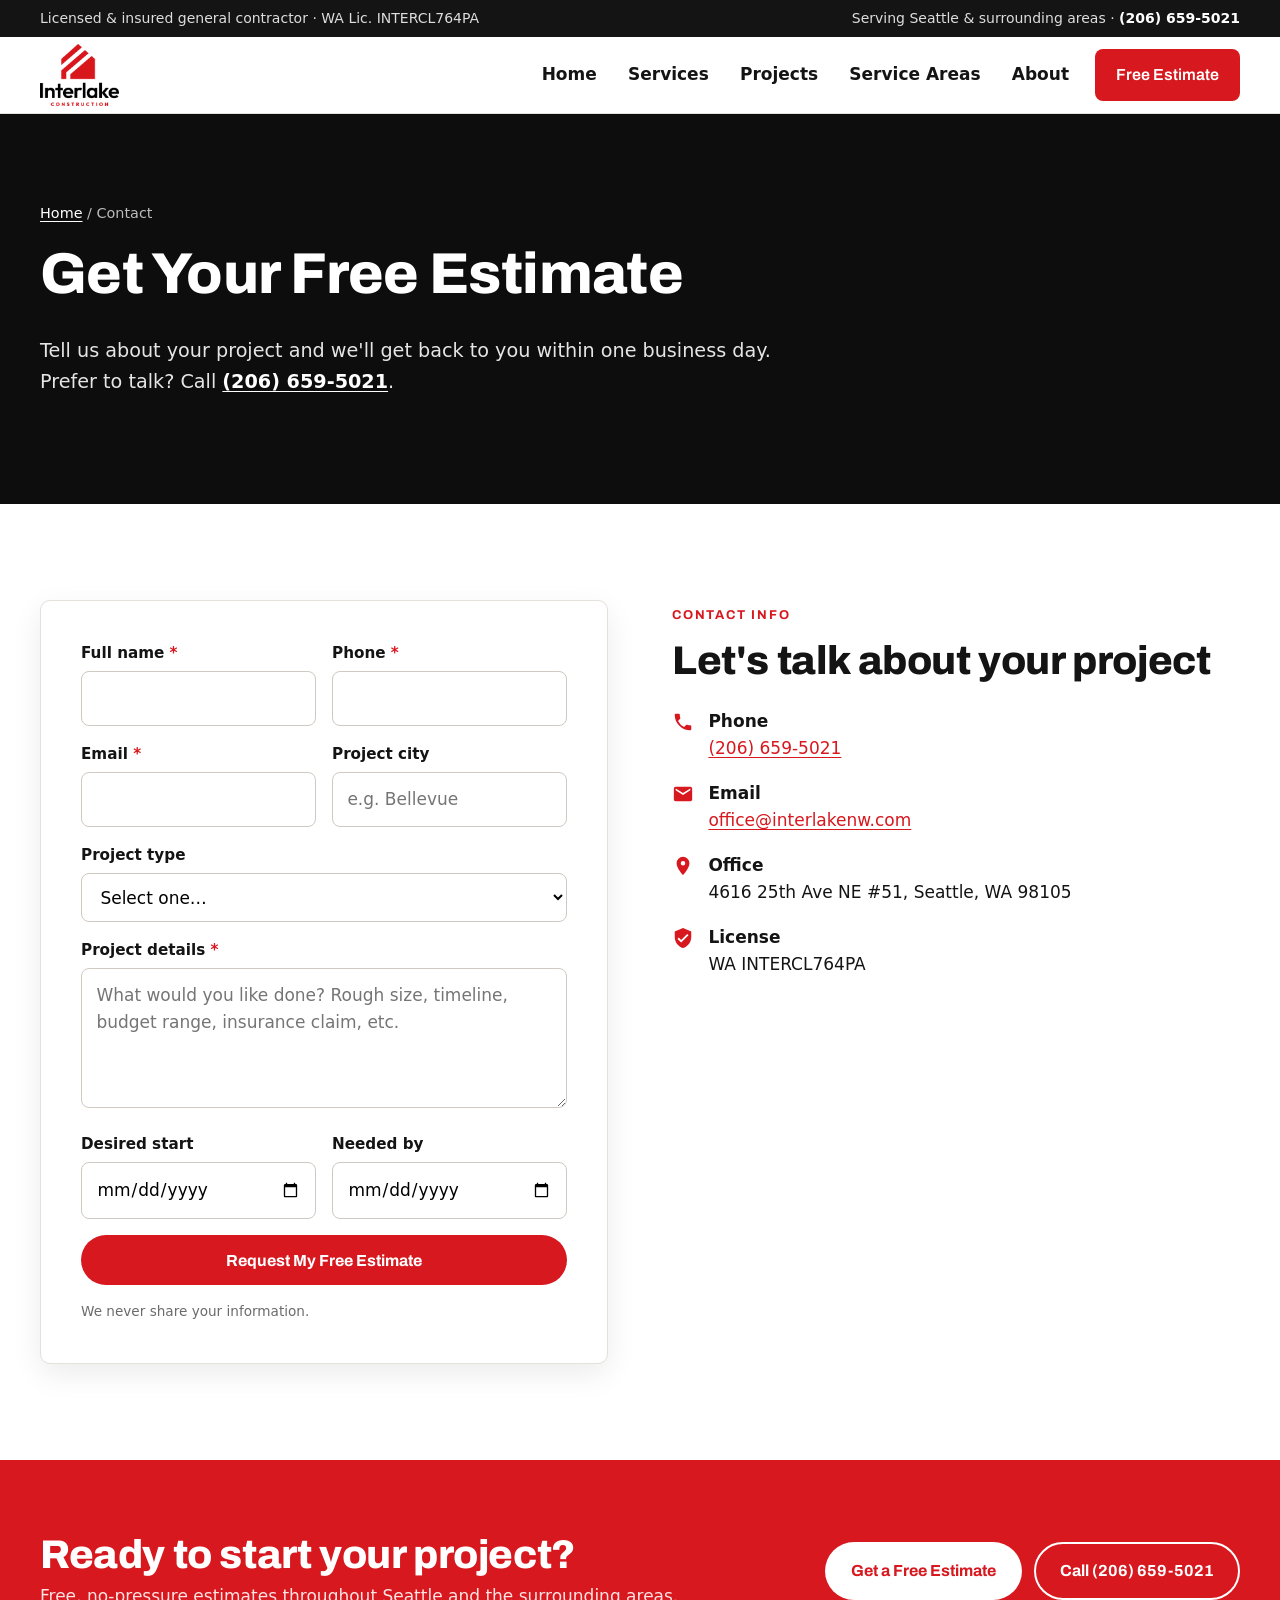
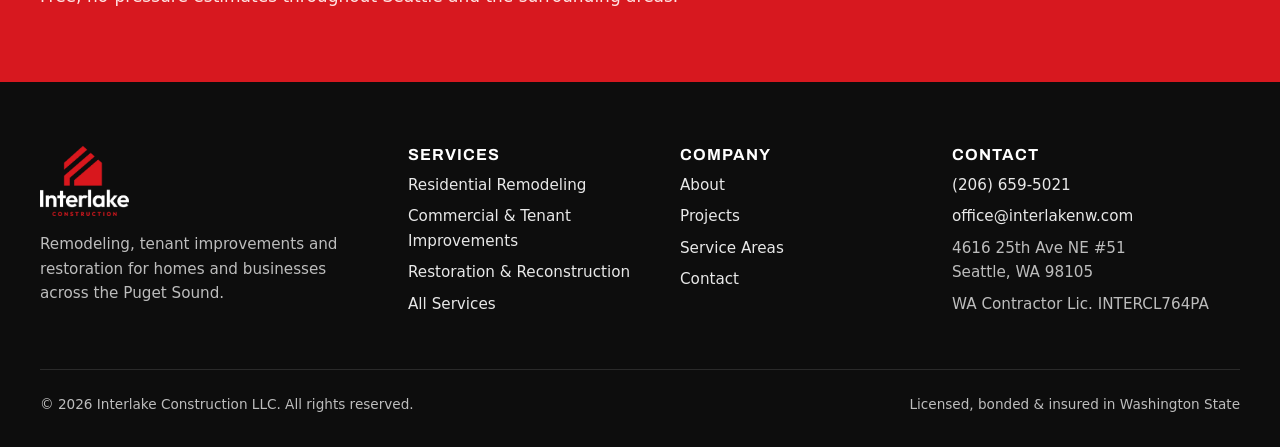
<file: docs/contact.html>
<!DOCTYPE html>
<html lang="en">
<head>
<meta charset="utf-8">
<meta name="viewport" content="width=device-width,initial-scale=1">
<title>Contact Interlake Construction | Free Estimate | (206) 659-5021</title>
<meta name="description" content="Request a free estimate from Interlake Construction for remodeling, tenant improvements or damage reconstruction. Call (206) 659-5021.">
<meta name="robots" content="index,follow,max-image-preview:large">
<link rel="canonical" href="https://www.interlakenw.com/contact">
<meta property="og:type" content="website"><meta property="og:site_name" content="Interlake Construction LLC">
<meta property="og:title" content="Contact Interlake Construction | Free Estimate | (206) 659-5021"><meta property="og:description" content="Request a free estimate from Interlake Construction for remodeling, tenant improvements or damage reconstruction. Call (206) 659-5021.">
<meta property="og:url" content="https://www.interlakenw.com/contact"><meta property="og:image" content="https://www.interlakenw.com/img/og-image.jpg">
<meta name="twitter:card" content="summary_large_image">
<meta name="theme-color" content="#d7181f">
<link rel="icon" href="img/icon-32.png" sizes="32x32"><link rel="apple-touch-icon" href="img/icon-180.png">
<link rel="manifest" href="site.webmanifest">
<link rel="preconnect" href="https://fonts.googleapis.com"><link rel="preconnect" href="https://fonts.gstatic.com" crossorigin>
<link href="https://fonts.googleapis.com/css2?family=Archivo:wght@700;800&display=swap" rel="stylesheet">
<link rel="stylesheet" href="css/styles.css">
<script type="application/ld+json">{"@context":"https://schema.org","@type":"GeneralContractor","@id":"https://www.interlakenw.com/#business","name":"Interlake Construction LLC","url":"https://www.interlakenw.com/","telephone":"+12066595021","email":"office@interlakenw.com","logo":"https://www.interlakenw.com/img/logo.png","image":"https://www.interlakenw.com/img/og-image.jpg","address":{"@type":"PostalAddress","streetAddress":"4616 25th Ave NE #51","addressLocality":"Seattle","addressRegion":"WA","postalCode":"98105","addressCountry":"US"},"geo":{"@type":"GeoCoordinates","latitude":47.6625,"longitude":-122.2995},"areaServed":[{"@type":"City","name":"Seattle, WA"},{"@type":"City","name":"Shoreline, WA"},{"@type":"City","name":"Lake Forest Park, WA"},{"@type":"City","name":"Kenmore, WA"},{"@type":"City","name":"Woodinville, WA"},{"@type":"City","name":"Mercer Island, WA"},{"@type":"City","name":"Bellevue, WA"},{"@type":"City","name":"Redmond, WA"},{"@type":"City","name":"Kirkland, WA"},{"@type":"City","name":"Issaquah, WA"},{"@type":"City","name":"Sammamish, WA"},{"@type":"City","name":"Newcastle, WA"},{"@type":"City","name":"Bothell, WA"},{"@type":"City","name":"Edmonds, WA"},{"@type":"City","name":"Lynnwood, WA"},{"@type":"City","name":"Mill Creek, WA"},{"@type":"City","name":"Mukilteo, WA"},{"@type":"City","name":"Everett, WA"},{"@type":"City","name":"Lake Stevens, WA"},{"@type":"City","name":"Marysville, WA"},{"@type":"City","name":"Arlington, WA"},{"@type":"City","name":"Stanwood, WA"},{"@type":"City","name":"Burlington, WA"},{"@type":"City","name":"Mount Vernon, WA"},{"@type":"City","name":"Renton, WA"},{"@type":"City","name":"Tukwila, WA"},{"@type":"City","name":"Burien, WA"},{"@type":"City","name":"SeaTac, WA"},{"@type":"City","name":"Des Moines, WA"},{"@type":"City","name":"Kent, WA"},{"@type":"City","name":"Auburn, WA"},{"@type":"City","name":"Federal Way, WA"},{"@type":"City","name":"Puyallup, WA"},{"@type":"City","name":"Fife, WA"},{"@type":"City","name":"University Place, WA"},{"@type":"City","name":"Tacoma, WA"}],"priceRange":"$$","hasOfferCatalog":{"@type":"OfferCatalog","name":"Construction services","itemListElement":[{"@type":"Offer","itemOffered":{"@type":"Service","name":"Kitchen remodeling"}},{"@type":"Offer","itemOffered":{"@type":"Service","name":"Bathroom remodeling"}},{"@type":"Offer","itemOffered":{"@type":"Service","name":"Whole-home remodels"}},{"@type":"Offer","itemOffered":{"@type":"Service","name":"ADU / DADU construction"}},{"@type":"Offer","itemOffered":{"@type":"Service","name":"Commercial tenant improvements"}},{"@type":"Offer","itemOffered":{"@type":"Service","name":"Office build-outs"}},{"@type":"Offer","itemOffered":{"@type":"Service","name":"Water damage reconstruction"}},{"@type":"Offer","itemOffered":{"@type":"Service","name":"Fire damage reconstruction"}},{"@type":"Offer","itemOffered":{"@type":"Service","name":"Mold damage repair"}}]},"identifier":{"@type":"PropertyValue","name":"WA Contractor License","value":"INTERCL764PA"}}</script>
<script type="application/ld+json">{"@context":"https://schema.org","@type":"BreadcrumbList","itemListElement":[{"@type":"ListItem","position":1,"name":"Home","item":"https://www.interlakenw.com/"},{"@type":"ListItem","position":2,"name":"Contact","item":"https://www.interlakenw.com/contact"}]}</script>
</head>
<body>
<a class="skip-link" href="#main">Skip to content</a>
<div class="topbar"><div class="container">
  <span class="hide-sm">Licensed &amp; insured general contractor · WA Lic. INTERCL764PA</span>
  <span>Serving Seattle &amp; surrounding areas · <a href="tel:+12066595021">(206) 659-5021</a></span>
</div></div>
<header class="site-header"><div class="container">
  <a class="brand" href="index.html" aria-label="Interlake Construction home"><img src="img/logo.webp" alt="Interlake Construction" width="480" height="377"></a>
  <button class="nav-toggle" aria-expanded="false" aria-controls="nav" aria-label="Menu"><span></span><span></span><span></span></button>
  <nav class="nav" id="nav" aria-label="Main"><ul><li><a href="index.html">Home</a></li><li class="has-sub"><a href="services.html">Services</a><ul><li><a href="residential.html">Residential Remodeling</a></li><li><a href="commercial.html">Commercial & Tenant Improvements</a></li><li><a href="restoration.html">Restoration & Reconstruction</a></li></ul></li><li><a href="projects.html">Projects</a></li><li><a href="service-areas.html">Service Areas</a></li><li><a href="about.html">About</a></li><li><a class="btn btn--primary" href="contact.html">Free Estimate</a></li></ul></nav>
</div></header>
<main id="main">
<section class="page-hero"><div class="container">
<nav class="breadcrumb" aria-label="Breadcrumb"><a href="index.html">Home</a> / Contact</nav>
<h1>Get Your Free Estimate</h1><p>Tell us about your project and we'll get back to you within one business day. Prefer to talk? Call <a href="tel:+12066595021" style="color:#fff;font-weight:700">(206) 659-5021</a>.</p></div></section>
<section class="section"><div class="container grid grid-2" style="align-items:start">
<form class="form" name="contact" method="POST" action="https://api.web3forms.com/submit">
  <input type="hidden" name="access_key" value="9a5e8652-03c0-4c27-9bf8-6eed6fa8b5c8">
  <input type="hidden" name="subject" value="New estimate request from the Interlake website">
  <input type="hidden" name="from_name" value="Interlake website">
  <input type="hidden" name="redirect" value="https://interlakenw.github.io/thank-you.html">
  <input type="checkbox" name="botcheck" class="hidden" style="display:none" tabindex="-1" autocomplete="off">
  <div class="form-row">
    <div><label for="name">Full name <span class="req">*</span></label><input id="name" name="name" autocomplete="name" required></div>
    <div><label for="phone">Phone <span class="req">*</span></label><input id="phone" name="phone" type="tel" autocomplete="tel" required></div>
  </div>
  <div class="form-row">
    <div><label for="email">Email <span class="req">*</span></label><input id="email" name="email" type="email" autocomplete="email" required></div>
    <div><label for="city">Project city</label><input id="city" name="city" autocomplete="address-level2" placeholder="e.g. Bellevue"></div>
  </div>
  <div><label for="type">Project type</label><select id="type" name="project_type">
    <option value="">Select one…</option><option>Kitchen remodel</option><option>Bathroom remodel</option><option>Whole-home remodel / addition</option>
    <option>ADU / DADU</option><option>Commercial tenant improvement</option><option>Water / fire / mold damage repair</option><option>Other</option></select></div>
  <div><label for="details">Project details <span class="req">*</span></label><textarea id="details" name="details" required placeholder="What would you like done? Rough size, timeline, budget range, insurance claim, etc."></textarea></div>
  <div class="form-row">
    <div><label for="start">Desired start</label><input id="start" name="start_date" type="date"></div>
    <div><label for="finish">Needed by</label><input id="finish" name="completion_date" type="date"></div>
  </div>
  <button class="btn btn--primary" type="submit" style="justify-content:center">Request My Free Estimate</button>
  <p class="note">We never share your information.</p>
</form>
<div><span class="eyebrow">Contact info</span><h2>Let's talk about your project</h2>
<ul class="contact-info">
<li><svg viewBox="0 0 24 24" fill="currentColor" aria-hidden="true"><path d="M6.6 10.8a15.1 15.1 0 0 0 6.6 6.6l2.2-2.2a1 1 0 0 1 1-.25 11.4 11.4 0 0 0 3.6.57 1 1 0 0 1 1 1V20a1 1 0 0 1-1 1A17 17 0 0 1 3 4a1 1 0 0 1 1-1h3.5a1 1 0 0 1 1 1c0 1.25.2 2.45.57 3.57a1 1 0 0 1-.25 1z"/></svg><div><strong>Phone</strong><a href="tel:+12066595021">(206) 659-5021</a></div></li>
<li><svg viewBox="0 0 24 24" fill="currentColor" aria-hidden="true"><path d="M20 4H4a2 2 0 0 0-2 2v12a2 2 0 0 0 2 2h16a2 2 0 0 0 2-2V6a2 2 0 0 0-2-2zm0 4-8 5-8-5V6l8 5 8-5z"/></svg><div><strong>Email</strong><a href="mailto:office@interlakenw.com">office@interlakenw.com</a></div></li>
<li><svg viewBox="0 0 24 24" fill="currentColor" aria-hidden="true"><path d="M12 2a7 7 0 0 0-7 7c0 5.25 7 13 7 13s7-7.75 7-13a7 7 0 0 0-7-7zm0 9.5A2.5 2.5 0 1 1 12 6.5a2.5 2.5 0 0 1 0 5z"/></svg><div><strong>Office</strong>4616 25th Ave NE #51, Seattle, WA 98105</div></li>
<li><svg viewBox="0 0 24 24" fill="currentColor" aria-hidden="true"><path d="M12 1 3 5v6c0 5.55 3.84 10.74 9 12 5.16-1.26 9-6.45 9-12V5zm-2 16-4-4 1.41-1.41L10 14.17l6.59-6.59L18 9z"/></svg><div><strong>License</strong>WA INTERCL764PA</div></li></ul>
<iframe class="map" title="Map to Interlake Construction office" loading="lazy" referrerpolicy="no-referrer-when-downgrade"
 src="https://maps.google.com/maps?q=4616+25th+Ave+NE,+Seattle,+WA+98105&amp;z=14&amp;output=embed"></iframe>
</div></div></section>
</main>
<section class="cta-band"><div class="container">
  <div><h2>Ready to start your project?</h2><p>Free, no-pressure estimates throughout Seattle and the surrounding areas.</p></div>
  <div class="btn-row" style="margin:0"><a class="btn btn--white" href="contact.html">Get a Free Estimate</a><a class="btn btn--ghost" href="tel:+12066595021">Call (206) 659-5021</a></div>
</div></section>
<footer class="site-footer"><div class="container">
  <div class="footer-grid">
    <div><a class="footer-logo" href="index.html"><img src="img/logo-white.webp" alt="Interlake Construction" width="480" height="377" loading="lazy"></a>
      <p>Remodeling, tenant improvements and restoration for homes and businesses across the Puget Sound.</p></div>
    <div><h3>Services</h3><ul><li><a href="residential.html">Residential Remodeling</a></li><li><a href="commercial.html">Commercial & Tenant Improvements</a></li><li><a href="restoration.html">Restoration & Reconstruction</a></li><li><a href="services.html">All Services</a></li></ul></div>
    <div><h3>Company</h3><ul><li><a href="about.html">About</a></li><li><a href="projects.html">Projects</a></li><li><a href="service-areas.html">Service Areas</a></li><li><a href="contact.html">Contact</a></li></ul></div>
    <div><h3>Contact</h3><ul>
      <li><a href="tel:+12066595021">(206) 659-5021</a></li>
      <li><a href="mailto:office@interlakenw.com">office@interlakenw.com</a></li>
      <li>4616 25th Ave NE #51<br>Seattle, WA 98105</li>
      <li>WA Contractor Lic. INTERCL764PA</li></ul></div>
  </div>
  <div class="footer-bottom"><span>© <span id="yr">2026</span> Interlake Construction LLC. All rights reserved.</span><span>Licensed, bonded &amp; insured in Washington State</span></div>
</div></footer>
<div class="call-bar"><a href="tel:+12066595021">Call Now</a><a href="contact.html">Free Quote</a></div>
<script src="js/main.js" defer></script>
</body>
</html>
</file>
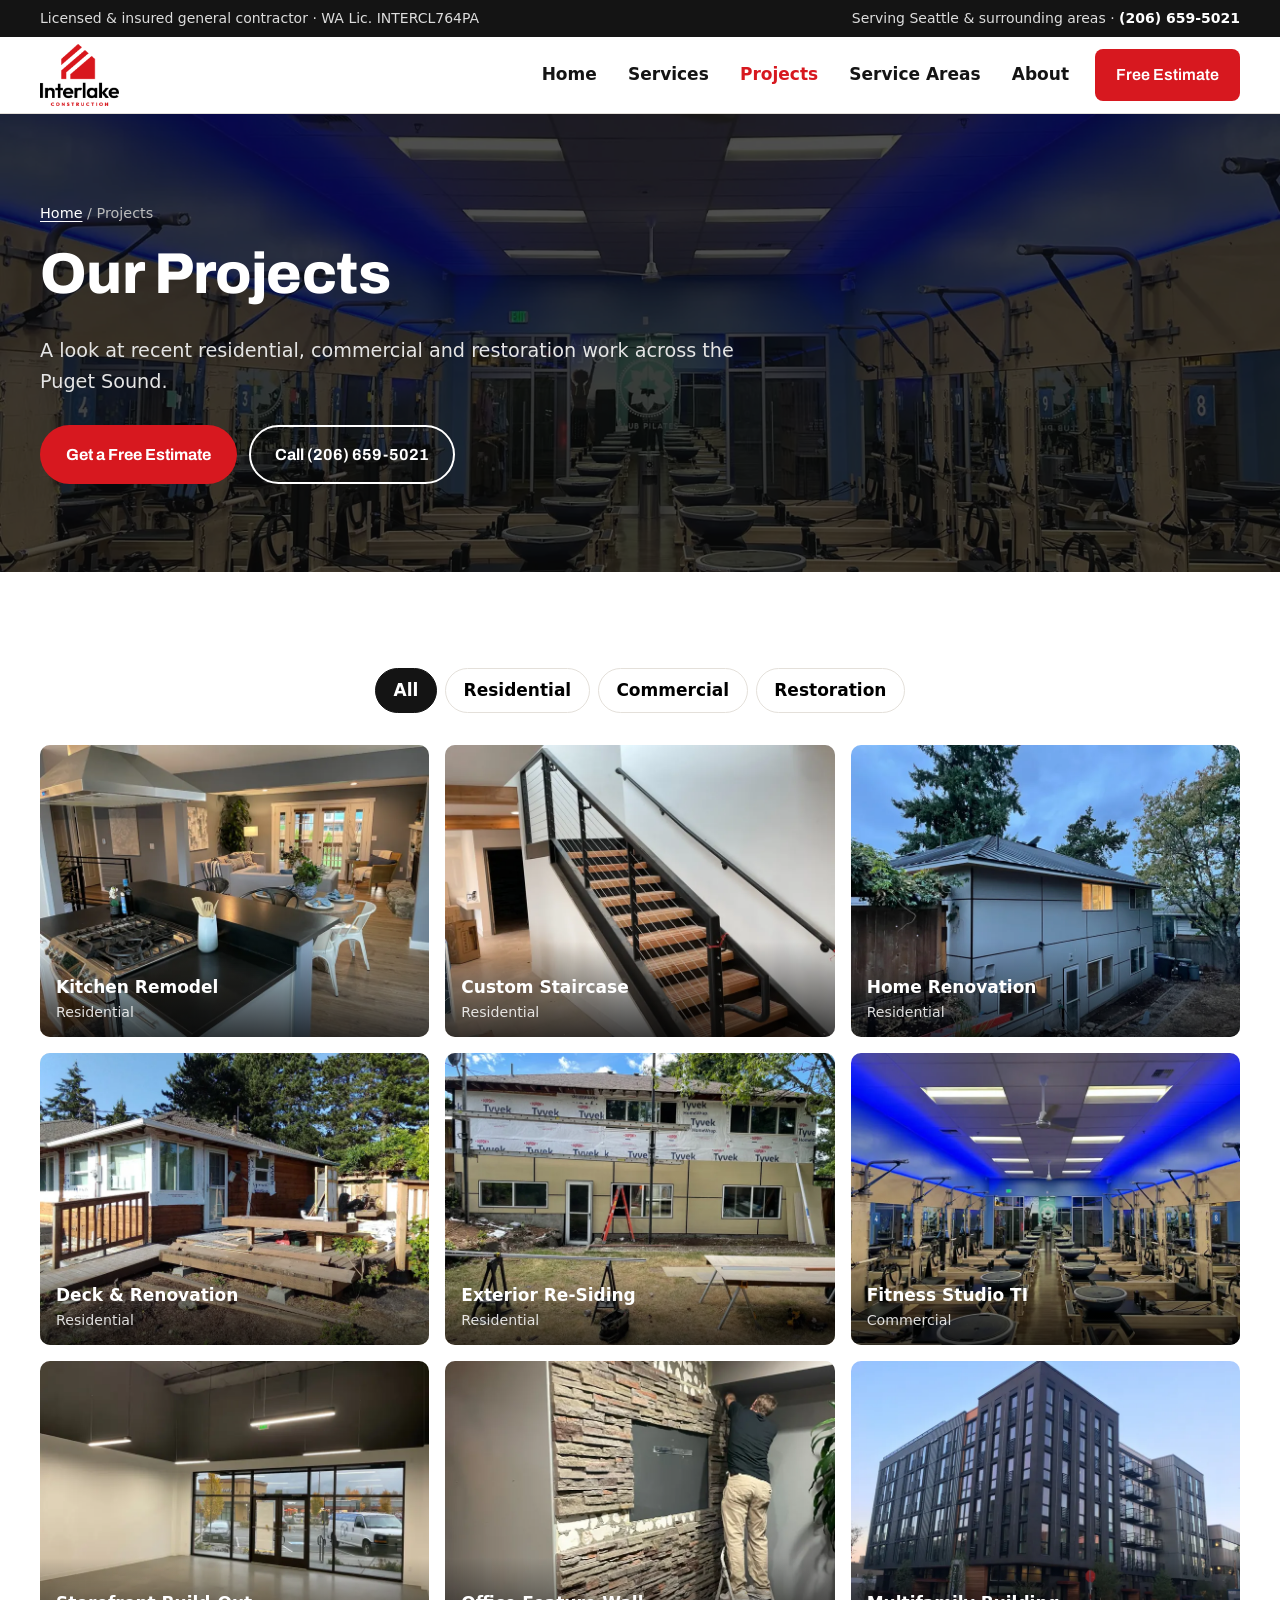
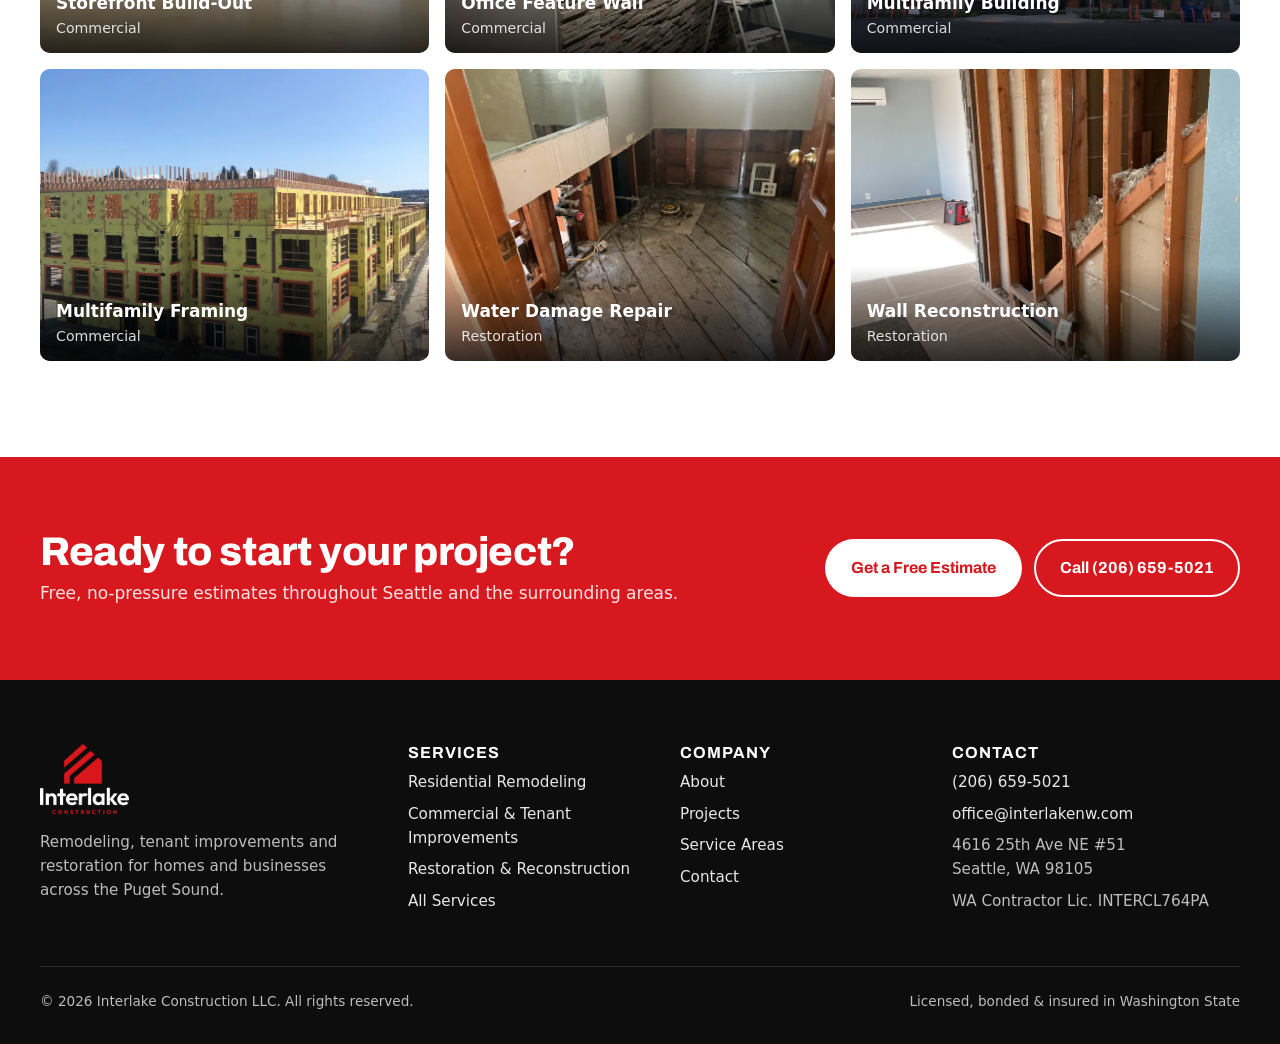
<file: docs/projects.html>
<!DOCTYPE html>
<html lang="en">
<head>
<meta charset="utf-8">
<meta name="viewport" content="width=device-width,initial-scale=1">
<title>Project Gallery | Remodels, Tenant Improvements & Restoration | Interlake</title>
<meta name="description" content="See recent kitchen remodels, home renovations, commercial tenant improvements and damage reconstruction by Interlake Construction in the Seattle area.">
<meta name="robots" content="index,follow,max-image-preview:large">
<link rel="canonical" href="https://www.interlakenw.com/projects">
<meta property="og:type" content="website"><meta property="og:site_name" content="Interlake Construction LLC">
<meta property="og:title" content="Project Gallery | Remodels, Tenant Improvements & Restoration | Interlake"><meta property="og:description" content="See recent kitchen remodels, home renovations, commercial tenant improvements and damage reconstruction by Interlake Construction in the Seattle area.">
<meta property="og:url" content="https://www.interlakenw.com/projects"><meta property="og:image" content="https://www.interlakenw.com/img/og-image.jpg">
<meta name="twitter:card" content="summary_large_image">
<meta name="theme-color" content="#d7181f">
<link rel="icon" href="img/icon-32.png" sizes="32x32"><link rel="apple-touch-icon" href="img/icon-180.png">
<link rel="manifest" href="site.webmanifest">
<link rel="preconnect" href="https://fonts.googleapis.com"><link rel="preconnect" href="https://fonts.gstatic.com" crossorigin>
<link href="https://fonts.googleapis.com/css2?family=Archivo:wght@700;800&display=swap" rel="stylesheet">
<link rel="stylesheet" href="css/styles.css">
<script type="application/ld+json">{"@context":"https://schema.org","@type":"GeneralContractor","@id":"https://www.interlakenw.com/#business","name":"Interlake Construction LLC","url":"https://www.interlakenw.com/","telephone":"+12066595021","email":"office@interlakenw.com","logo":"https://www.interlakenw.com/img/logo.png","image":"https://www.interlakenw.com/img/og-image.jpg","address":{"@type":"PostalAddress","streetAddress":"4616 25th Ave NE #51","addressLocality":"Seattle","addressRegion":"WA","postalCode":"98105","addressCountry":"US"},"geo":{"@type":"GeoCoordinates","latitude":47.6625,"longitude":-122.2995},"areaServed":[{"@type":"City","name":"Seattle, WA"},{"@type":"City","name":"Shoreline, WA"},{"@type":"City","name":"Lake Forest Park, WA"},{"@type":"City","name":"Kenmore, WA"},{"@type":"City","name":"Woodinville, WA"},{"@type":"City","name":"Mercer Island, WA"},{"@type":"City","name":"Bellevue, WA"},{"@type":"City","name":"Redmond, WA"},{"@type":"City","name":"Kirkland, WA"},{"@type":"City","name":"Issaquah, WA"},{"@type":"City","name":"Sammamish, WA"},{"@type":"City","name":"Newcastle, WA"},{"@type":"City","name":"Bothell, WA"},{"@type":"City","name":"Edmonds, WA"},{"@type":"City","name":"Lynnwood, WA"},{"@type":"City","name":"Mill Creek, WA"},{"@type":"City","name":"Mukilteo, WA"},{"@type":"City","name":"Everett, WA"},{"@type":"City","name":"Lake Stevens, WA"},{"@type":"City","name":"Marysville, WA"},{"@type":"City","name":"Arlington, WA"},{"@type":"City","name":"Stanwood, WA"},{"@type":"City","name":"Burlington, WA"},{"@type":"City","name":"Mount Vernon, WA"},{"@type":"City","name":"Renton, WA"},{"@type":"City","name":"Tukwila, WA"},{"@type":"City","name":"Burien, WA"},{"@type":"City","name":"SeaTac, WA"},{"@type":"City","name":"Des Moines, WA"},{"@type":"City","name":"Kent, WA"},{"@type":"City","name":"Auburn, WA"},{"@type":"City","name":"Federal Way, WA"},{"@type":"City","name":"Puyallup, WA"},{"@type":"City","name":"Fife, WA"},{"@type":"City","name":"University Place, WA"},{"@type":"City","name":"Tacoma, WA"}],"priceRange":"$$","hasOfferCatalog":{"@type":"OfferCatalog","name":"Construction services","itemListElement":[{"@type":"Offer","itemOffered":{"@type":"Service","name":"Kitchen remodeling"}},{"@type":"Offer","itemOffered":{"@type":"Service","name":"Bathroom remodeling"}},{"@type":"Offer","itemOffered":{"@type":"Service","name":"Whole-home remodels"}},{"@type":"Offer","itemOffered":{"@type":"Service","name":"ADU / DADU construction"}},{"@type":"Offer","itemOffered":{"@type":"Service","name":"Commercial tenant improvements"}},{"@type":"Offer","itemOffered":{"@type":"Service","name":"Office build-outs"}},{"@type":"Offer","itemOffered":{"@type":"Service","name":"Water damage reconstruction"}},{"@type":"Offer","itemOffered":{"@type":"Service","name":"Fire damage reconstruction"}},{"@type":"Offer","itemOffered":{"@type":"Service","name":"Mold damage repair"}}]},"identifier":{"@type":"PropertyValue","name":"WA Contractor License","value":"INTERCL764PA"}}</script>
<script type="application/ld+json">{"@context":"https://schema.org","@type":"BreadcrumbList","itemListElement":[{"@type":"ListItem","position":1,"name":"Home","item":"https://www.interlakenw.com/"},{"@type":"ListItem","position":2,"name":"Projects","item":"https://www.interlakenw.com/projects"}]}</script>
</head>
<body>
<a class="skip-link" href="#main">Skip to content</a>
<div class="topbar"><div class="container">
  <span class="hide-sm">Licensed &amp; insured general contractor · WA Lic. INTERCL764PA</span>
  <span>Serving Seattle &amp; surrounding areas · <a href="tel:+12066595021">(206) 659-5021</a></span>
</div></div>
<header class="site-header"><div class="container">
  <a class="brand" href="index.html" aria-label="Interlake Construction home"><img src="img/logo.webp" alt="Interlake Construction" width="480" height="377"></a>
  <button class="nav-toggle" aria-expanded="false" aria-controls="nav" aria-label="Menu"><span></span><span></span><span></span></button>
  <nav class="nav" id="nav" aria-label="Main"><ul><li><a href="index.html">Home</a></li><li class="has-sub"><a href="services.html">Services</a><ul><li><a href="residential.html">Residential Remodeling</a></li><li><a href="commercial.html">Commercial & Tenant Improvements</a></li><li><a href="restoration.html">Restoration & Reconstruction</a></li></ul></li><li><a href="projects.html" aria-current="page">Projects</a></li><li><a href="service-areas.html">Service Areas</a></li><li><a href="about.html">About</a></li><li><a class="btn btn--primary" href="contact.html">Free Estimate</a></li></ul></nav>
</div></header>
<main id="main">
<section class="page-hero"><picture><img src="img/fitness-studio-tenant-improvement-1600.webp" srcset="img/fitness-studio-tenant-improvement-800.webp 800w, img/fitness-studio-tenant-improvement-1600.webp 1600w" sizes="100vw" alt="" width="1600" height="1200" fetchpriority="high"></picture><div class="container">
<nav class="breadcrumb" aria-label="Breadcrumb"><a href="index.html">Home</a> / Projects</nav><h1>Our Projects</h1><p>A look at recent residential, commercial and restoration work across the Puget Sound.</p>
<div class="btn-row"><a class="btn btn--primary" href="contact.html">Get a Free Estimate</a><a class="btn btn--ghost" href="tel:+12066595021">Call (206) 659-5021</a></div>
</div></section>
<section class="section"><div class="container">
<div class="filters" role="group" aria-label="Filter projects">
<button aria-pressed="true" data-filter="all">All</button><button aria-pressed="false" data-filter="residential">Residential</button>
<button aria-pressed="false" data-filter="commercial">Commercial</button><button aria-pressed="false" data-filter="restoration">Restoration</button></div>
<div class="gallery" id="gallery"><figure data-cat="residential"><img src="img/kitchen-remodel-1600.webp" srcset="img/kitchen-remodel-800.webp 800w, img/kitchen-remodel-1600.webp 1600w" sizes="(max-width:600px) 100vw, 33vw" alt="Open-concept kitchen remodel" width="800" height="600" loading="lazy" decoding="async"><figcaption>Kitchen Remodel<small>Residential</small></figcaption></figure><figure data-cat="residential"><img src="img/modern-staircase-1600.webp" srcset="img/modern-staircase-800.webp 800w, img/modern-staircase-1600.webp 1600w" sizes="(max-width:600px) 100vw, 33vw" alt="Open-riser staircase with cable railing" width="800" height="600" loading="lazy" decoding="async"><figcaption>Custom Staircase<small>Residential</small></figcaption></figure><figure data-cat="residential"><img src="img/home-addition-exterior-1600.webp" srcset="img/home-addition-exterior-800.webp 800w, img/home-addition-exterior-1600.webp 1600w" sizes="(max-width:600px) 100vw, 33vw" alt="Two-story home exterior" width="800" height="600" loading="lazy" decoding="async"><figcaption>Home Renovation<small>Residential</small></figcaption></figure><figure data-cat="residential"><img src="img/deck-home-renovation-1600.webp" srcset="img/deck-home-renovation-800.webp 800w, img/deck-home-renovation-1600.webp 1600w" sizes="(max-width:600px) 100vw, 33vw" alt="New deck and home renovation" width="800" height="600" loading="lazy" decoding="async"><figcaption>Deck & Renovation<small>Residential</small></figcaption></figure><figure data-cat="residential"><img src="img/exterior-siding-renovation-1600.webp" srcset="img/exterior-siding-renovation-800.webp 800w, img/exterior-siding-renovation-1600.webp 1600w" sizes="(max-width:600px) 100vw, 33vw" alt="House wrapped for new siding" width="800" height="600" loading="lazy" decoding="async"><figcaption>Exterior Re-Siding<small>Residential</small></figcaption></figure><figure data-cat="commercial"><img src="img/fitness-studio-tenant-improvement-1600.webp" srcset="img/fitness-studio-tenant-improvement-800.webp 800w, img/fitness-studio-tenant-improvement-1600.webp 1600w" sizes="(max-width:600px) 100vw, 33vw" alt="Fitness studio tenant improvement" width="800" height="600" loading="lazy" decoding="async"><figcaption>Fitness Studio TI<small>Commercial</small></figcaption></figure><figure data-cat="commercial"><img src="img/commercial-storefront-buildout-1600.webp" srcset="img/commercial-storefront-buildout-800.webp 800w, img/commercial-storefront-buildout-1600.webp 1600w" sizes="(max-width:600px) 100vw, 33vw" alt="Commercial storefront shell" width="800" height="600" loading="lazy" decoding="async"><figcaption>Storefront Build-Out<small>Commercial</small></figcaption></figure><figure data-cat="commercial"><img src="img/office-stone-feature-wall-1600.webp" srcset="img/office-stone-feature-wall-800.webp 800w, img/office-stone-feature-wall-1600.webp 1600w" sizes="(max-width:600px) 100vw, 33vw" alt="Stone feature wall in office" width="800" height="600" loading="lazy" decoding="async"><figcaption>Office Feature Wall<small>Commercial</small></figcaption></figure><figure data-cat="commercial"><img src="img/multifamily-building-1600.webp" srcset="img/multifamily-building-800.webp 800w, img/multifamily-building-1600.webp 1600w" sizes="(max-width:600px) 100vw, 33vw" alt="Completed multifamily building" width="800" height="600" loading="lazy" decoding="async"><figcaption>Multifamily Building<small>Commercial</small></figcaption></figure><figure data-cat="commercial"><img src="img/multifamily-framing-1600.webp" srcset="img/multifamily-framing-800.webp 800w, img/multifamily-framing-1600.webp 1600w" sizes="(max-width:600px) 100vw, 33vw" alt="Multifamily framing and sheathing" width="800" height="600" loading="lazy" decoding="async"><figcaption>Multifamily Framing<small>Commercial</small></figcaption></figure><figure data-cat="restoration"><img src="img/water-damage-demolition-1600.webp" srcset="img/water-damage-demolition-800.webp 800w, img/water-damage-demolition-1600.webp 1600w" sizes="(max-width:600px) 100vw, 33vw" alt="Water damage tear-out" width="800" height="600" loading="lazy" decoding="async"><figcaption>Water Damage Repair<small>Restoration</small></figcaption></figure><figure data-cat="restoration"><img src="img/wall-reconstruction-1600.webp" srcset="img/wall-reconstruction-800.webp 800w, img/wall-reconstruction-1600.webp 1600w" sizes="(max-width:600px) 100vw, 33vw" alt="Wall opened for reconstruction" width="800" height="600" loading="lazy" decoding="async"><figcaption>Wall Reconstruction<small>Restoration</small></figcaption></figure></div></div></section>
</main>
<section class="cta-band"><div class="container">
  <div><h2>Ready to start your project?</h2><p>Free, no-pressure estimates throughout Seattle and the surrounding areas.</p></div>
  <div class="btn-row" style="margin:0"><a class="btn btn--white" href="contact.html">Get a Free Estimate</a><a class="btn btn--ghost" href="tel:+12066595021">Call (206) 659-5021</a></div>
</div></section>
<footer class="site-footer"><div class="container">
  <div class="footer-grid">
    <div><a class="footer-logo" href="index.html"><img src="img/logo-white.webp" alt="Interlake Construction" width="480" height="377" loading="lazy"></a>
      <p>Remodeling, tenant improvements and restoration for homes and businesses across the Puget Sound.</p></div>
    <div><h3>Services</h3><ul><li><a href="residential.html">Residential Remodeling</a></li><li><a href="commercial.html">Commercial & Tenant Improvements</a></li><li><a href="restoration.html">Restoration & Reconstruction</a></li><li><a href="services.html">All Services</a></li></ul></div>
    <div><h3>Company</h3><ul><li><a href="about.html">About</a></li><li><a href="projects.html">Projects</a></li><li><a href="service-areas.html">Service Areas</a></li><li><a href="contact.html">Contact</a></li></ul></div>
    <div><h3>Contact</h3><ul>
      <li><a href="tel:+12066595021">(206) 659-5021</a></li>
      <li><a href="mailto:office@interlakenw.com">office@interlakenw.com</a></li>
      <li>4616 25th Ave NE #51<br>Seattle, WA 98105</li>
      <li>WA Contractor Lic. INTERCL764PA</li></ul></div>
  </div>
  <div class="footer-bottom"><span>© <span id="yr">2026</span> Interlake Construction LLC. All rights reserved.</span><span>Licensed, bonded &amp; insured in Washington State</span></div>
</div></footer>
<div class="call-bar"><a href="tel:+12066595021">Call Now</a><a href="contact.html">Free Quote</a></div>
<script src="js/main.js" defer></script>
</body>
</html>
</file>
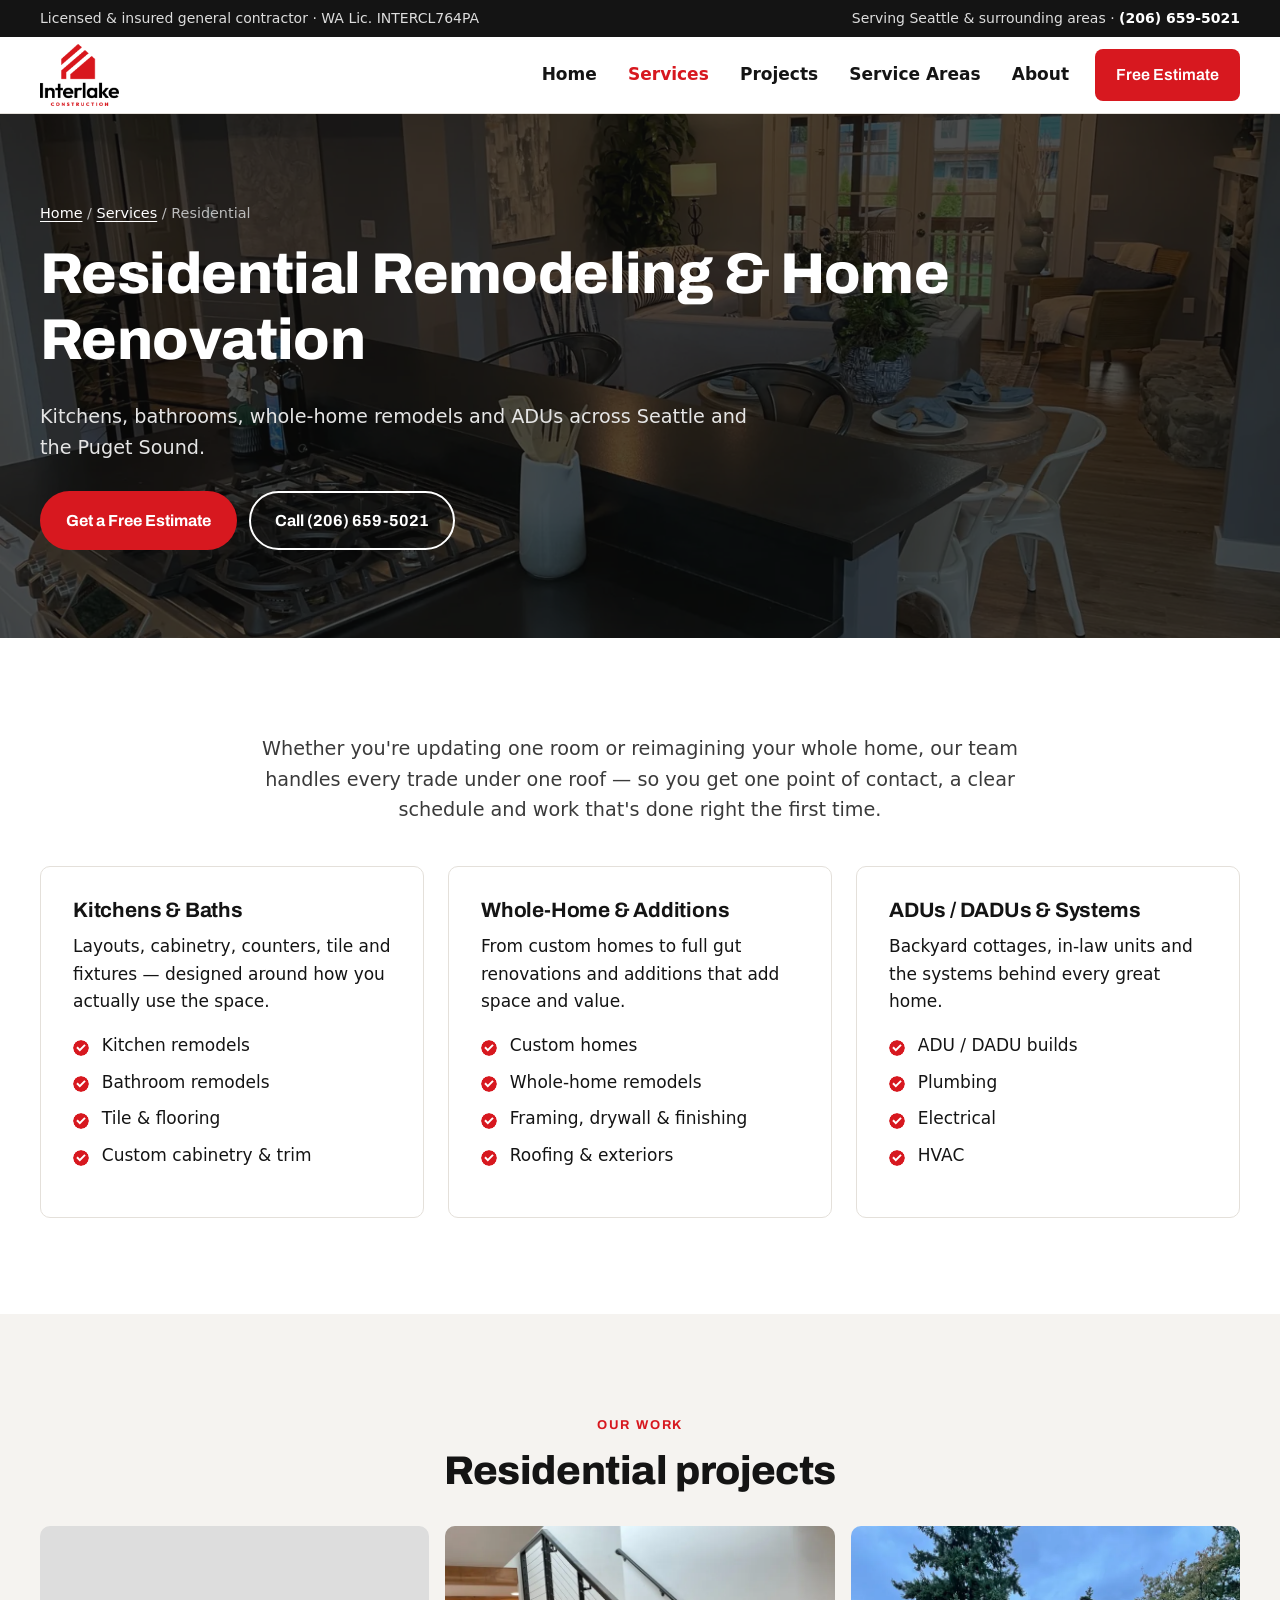
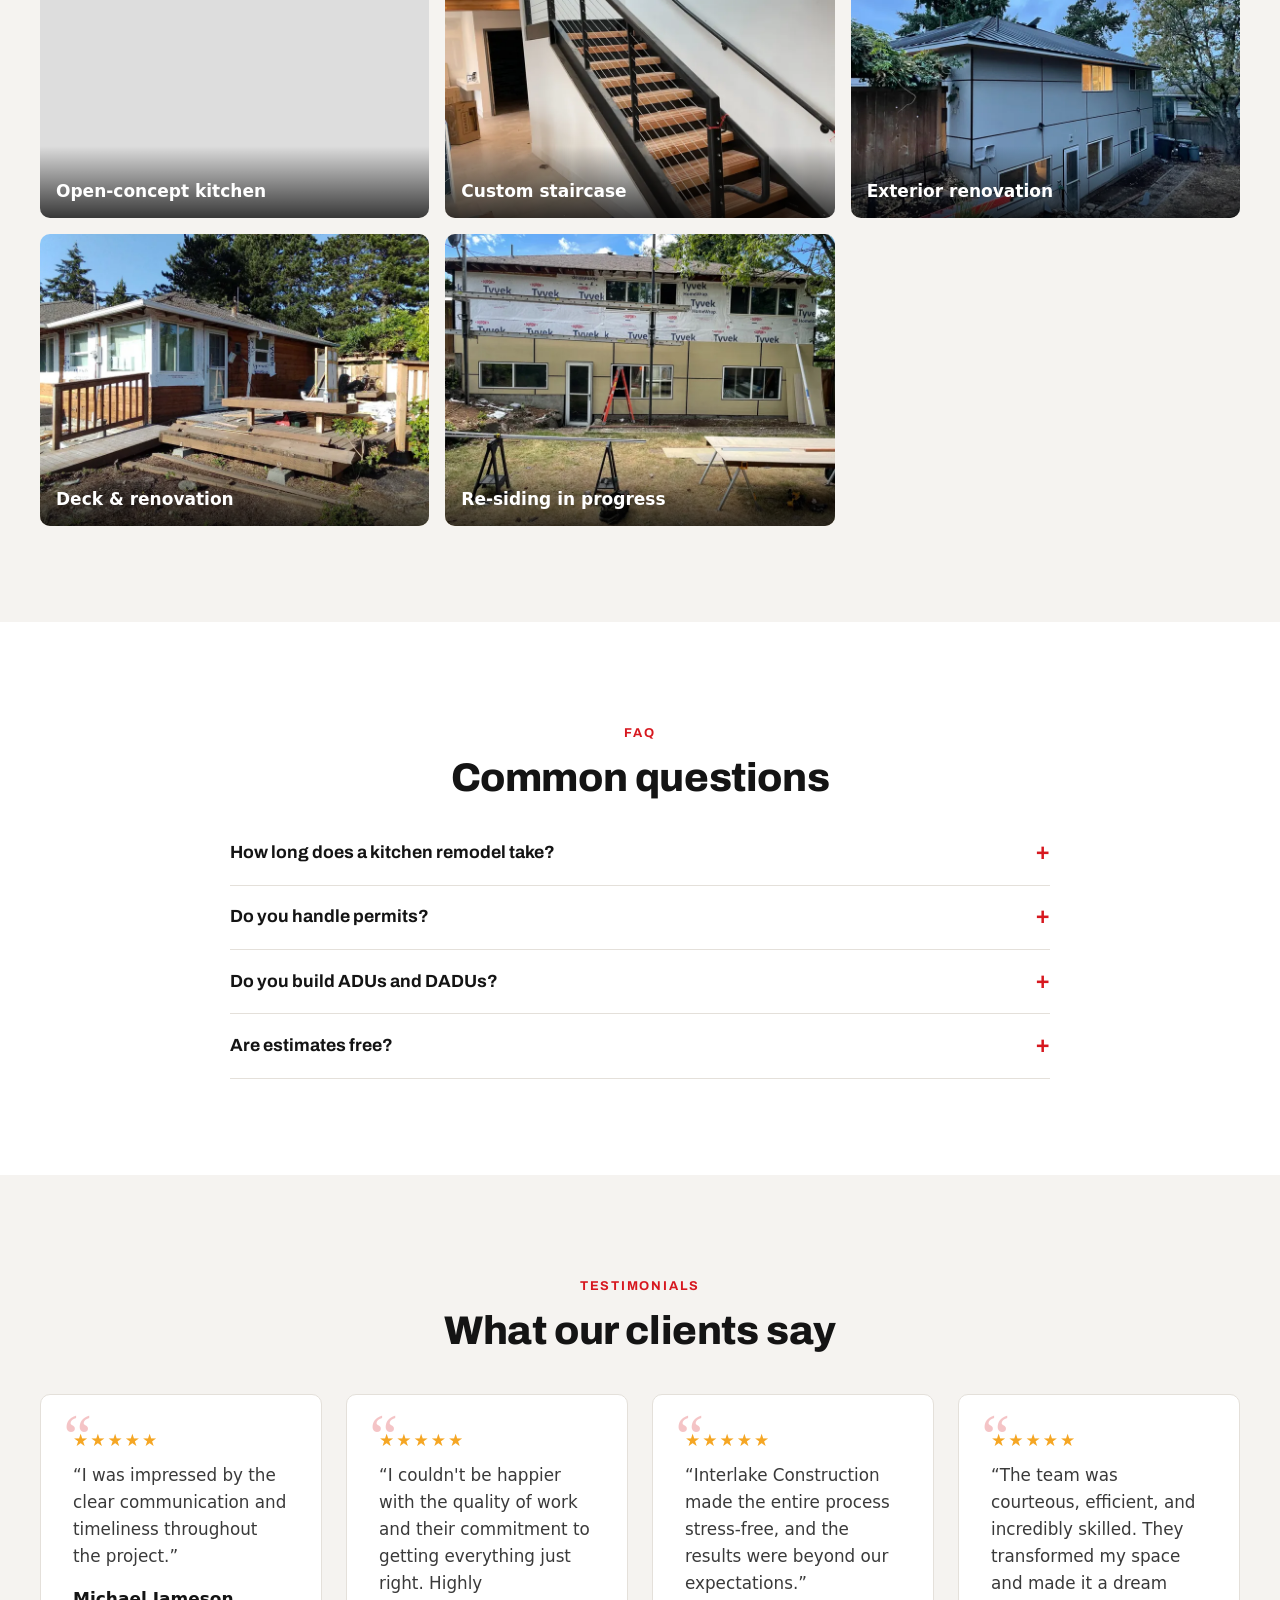
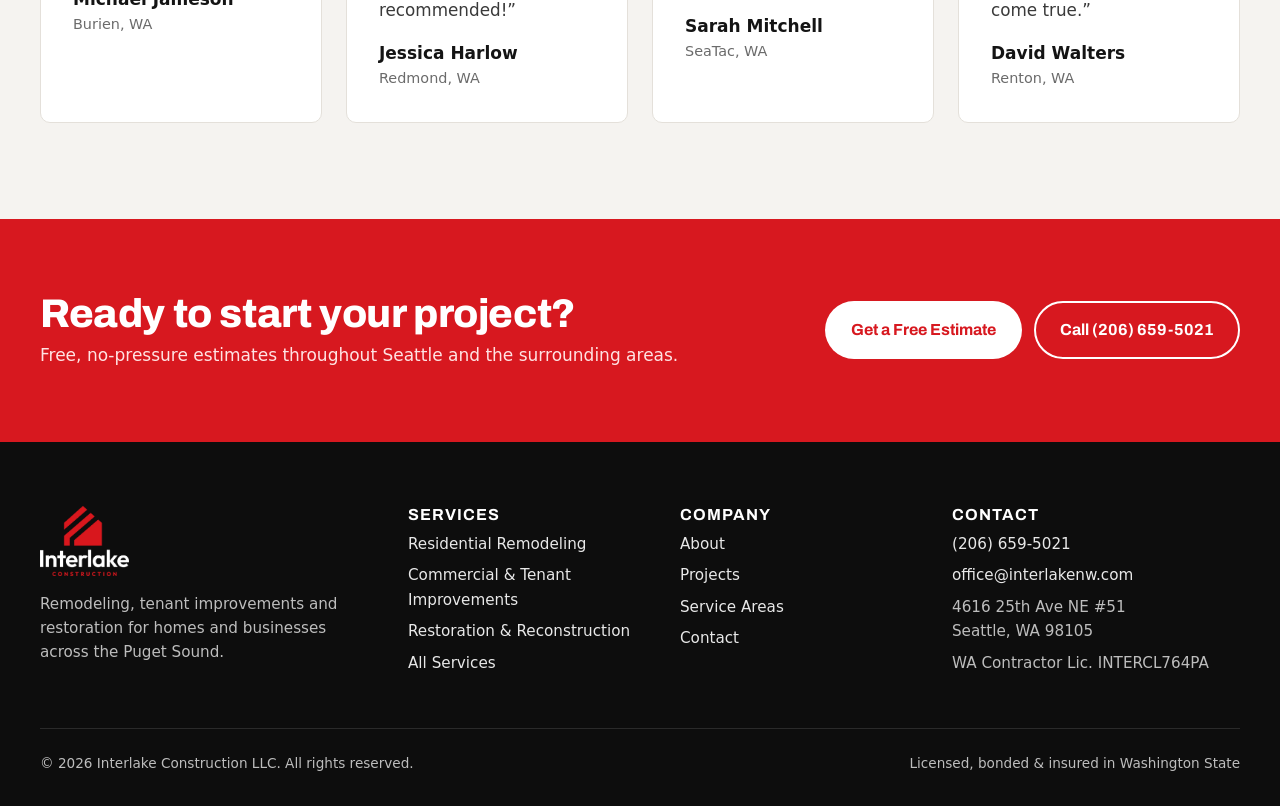
<file: docs/residential.html>
<!DOCTYPE html>
<html lang="en">
<head>
<meta charset="utf-8">
<meta name="viewport" content="width=device-width,initial-scale=1">
<title>Home Remodeling Contractor Seattle | Kitchens, Baths & ADUs | Interlake</title>
<meta name="description" content="Kitchen and bathroom remodels, whole-home renovations and ADU/DADU construction in Seattle and surrounding areas. Licensed WA contractor. Free estimates.">
<meta name="robots" content="index,follow,max-image-preview:large">
<link rel="canonical" href="https://www.interlakenw.com/residential">
<meta property="og:type" content="website"><meta property="og:site_name" content="Interlake Construction LLC">
<meta property="og:title" content="Home Remodeling Contractor Seattle | Kitchens, Baths & ADUs | Interlake"><meta property="og:description" content="Kitchen and bathroom remodels, whole-home renovations and ADU/DADU construction in Seattle and surrounding areas. Licensed WA contractor. Free estimates.">
<meta property="og:url" content="https://www.interlakenw.com/residential"><meta property="og:image" content="https://www.interlakenw.com/img/og-image.jpg">
<meta name="twitter:card" content="summary_large_image">
<meta name="theme-color" content="#d7181f">
<link rel="icon" href="img/icon-32.png" sizes="32x32"><link rel="apple-touch-icon" href="img/icon-180.png">
<link rel="manifest" href="site.webmanifest">
<link rel="preconnect" href="https://fonts.googleapis.com"><link rel="preconnect" href="https://fonts.gstatic.com" crossorigin>
<link href="https://fonts.googleapis.com/css2?family=Archivo:wght@700;800&display=swap" rel="stylesheet">
<link rel="stylesheet" href="css/styles.css">
<script type="application/ld+json">{"@context":"https://schema.org","@type":"GeneralContractor","@id":"https://www.interlakenw.com/#business","name":"Interlake Construction LLC","url":"https://www.interlakenw.com/","telephone":"+12066595021","email":"office@interlakenw.com","logo":"https://www.interlakenw.com/img/logo.png","image":"https://www.interlakenw.com/img/og-image.jpg","address":{"@type":"PostalAddress","streetAddress":"4616 25th Ave NE #51","addressLocality":"Seattle","addressRegion":"WA","postalCode":"98105","addressCountry":"US"},"geo":{"@type":"GeoCoordinates","latitude":47.6625,"longitude":-122.2995},"areaServed":[{"@type":"City","name":"Seattle, WA"},{"@type":"City","name":"Shoreline, WA"},{"@type":"City","name":"Lake Forest Park, WA"},{"@type":"City","name":"Kenmore, WA"},{"@type":"City","name":"Woodinville, WA"},{"@type":"City","name":"Mercer Island, WA"},{"@type":"City","name":"Bellevue, WA"},{"@type":"City","name":"Redmond, WA"},{"@type":"City","name":"Kirkland, WA"},{"@type":"City","name":"Issaquah, WA"},{"@type":"City","name":"Sammamish, WA"},{"@type":"City","name":"Newcastle, WA"},{"@type":"City","name":"Bothell, WA"},{"@type":"City","name":"Edmonds, WA"},{"@type":"City","name":"Lynnwood, WA"},{"@type":"City","name":"Mill Creek, WA"},{"@type":"City","name":"Mukilteo, WA"},{"@type":"City","name":"Everett, WA"},{"@type":"City","name":"Lake Stevens, WA"},{"@type":"City","name":"Marysville, WA"},{"@type":"City","name":"Arlington, WA"},{"@type":"City","name":"Stanwood, WA"},{"@type":"City","name":"Burlington, WA"},{"@type":"City","name":"Mount Vernon, WA"},{"@type":"City","name":"Renton, WA"},{"@type":"City","name":"Tukwila, WA"},{"@type":"City","name":"Burien, WA"},{"@type":"City","name":"SeaTac, WA"},{"@type":"City","name":"Des Moines, WA"},{"@type":"City","name":"Kent, WA"},{"@type":"City","name":"Auburn, WA"},{"@type":"City","name":"Federal Way, WA"},{"@type":"City","name":"Puyallup, WA"},{"@type":"City","name":"Fife, WA"},{"@type":"City","name":"University Place, WA"},{"@type":"City","name":"Tacoma, WA"}],"priceRange":"$$","hasOfferCatalog":{"@type":"OfferCatalog","name":"Construction services","itemListElement":[{"@type":"Offer","itemOffered":{"@type":"Service","name":"Kitchen remodeling"}},{"@type":"Offer","itemOffered":{"@type":"Service","name":"Bathroom remodeling"}},{"@type":"Offer","itemOffered":{"@type":"Service","name":"Whole-home remodels"}},{"@type":"Offer","itemOffered":{"@type":"Service","name":"ADU / DADU construction"}},{"@type":"Offer","itemOffered":{"@type":"Service","name":"Commercial tenant improvements"}},{"@type":"Offer","itemOffered":{"@type":"Service","name":"Office build-outs"}},{"@type":"Offer","itemOffered":{"@type":"Service","name":"Water damage reconstruction"}},{"@type":"Offer","itemOffered":{"@type":"Service","name":"Fire damage reconstruction"}},{"@type":"Offer","itemOffered":{"@type":"Service","name":"Mold damage repair"}}]},"identifier":{"@type":"PropertyValue","name":"WA Contractor License","value":"INTERCL764PA"}}</script>
<script type="application/ld+json">{"@context":"https://schema.org","@type":"BreadcrumbList","itemListElement":[{"@type":"ListItem","position":1,"name":"Home","item":"https://www.interlakenw.com/"},{"@type":"ListItem","position":2,"name":"Services","item":"https://www.interlakenw.com/services"},{"@type":"ListItem","position":3,"name":"Residential","item":"https://www.interlakenw.com/residential"}]}</script>
<script type="application/ld+json">{"@context":"https://schema.org","@type":"Service","name":"Residential","description":"Kitchen and bathroom remodels, whole-home renovations and ADU/DADU construction in Seattle and surrounding areas. Licensed WA contractor. Free estimates.","provider":{"@id":"https://www.interlakenw.com/#business"},"url":"https://www.interlakenw.com/residential","areaServed":{"@type":"AdministrativeArea","name":"Puget Sound region, Washington"}}</script>
<script type="application/ld+json">{"@context":"https://schema.org","@type":"FAQPage","mainEntity":[{"@type":"Question","name":"How long does a kitchen remodel take?","acceptedAnswer":{"@type":"Answer","text":"Most kitchen remodels take 6\u201312 weeks of construction depending on scope, permits and material lead times. We give you a written schedule before work starts."}},{"@type":"Question","name":"Do you handle permits?","acceptedAnswer":{"@type":"Answer","text":"Yes. We manage permitting and inspections with your city or county as part of the project."}},{"@type":"Question","name":"Do you build ADUs and DADUs?","acceptedAnswer":{"@type":"Answer","text":"Yes \u2014 we build attached and detached accessory dwelling units, from foundation and framing through finishes."}},{"@type":"Question","name":"Are estimates free?","acceptedAnswer":{"@type":"Answer","text":"Yes. Contact us for a free, no-obligation estimate."}}]}</script>
</head>
<body>
<a class="skip-link" href="#main">Skip to content</a>
<div class="topbar"><div class="container">
  <span class="hide-sm">Licensed &amp; insured general contractor · WA Lic. INTERCL764PA</span>
  <span>Serving Seattle &amp; surrounding areas · <a href="tel:+12066595021">(206) 659-5021</a></span>
</div></div>
<header class="site-header"><div class="container">
  <a class="brand" href="index.html" aria-label="Interlake Construction home"><img src="img/logo.webp" alt="Interlake Construction" width="480" height="377"></a>
  <button class="nav-toggle" aria-expanded="false" aria-controls="nav" aria-label="Menu"><span></span><span></span><span></span></button>
  <nav class="nav" id="nav" aria-label="Main"><ul><li><a href="index.html">Home</a></li><li class="has-sub"><a href="services.html" aria-current="page">Services</a><ul><li><a href="residential.html" aria-current="page">Residential Remodeling</a></li><li><a href="commercial.html">Commercial & Tenant Improvements</a></li><li><a href="restoration.html">Restoration & Reconstruction</a></li></ul></li><li><a href="projects.html">Projects</a></li><li><a href="service-areas.html">Service Areas</a></li><li><a href="about.html">About</a></li><li><a class="btn btn--primary" href="contact.html">Free Estimate</a></li></ul></nav>
</div></header>
<main id="main">
<section class="page-hero"><picture><img src="img/kitchen-remodel-1600.webp" srcset="img/kitchen-remodel-800.webp 800w, img/kitchen-remodel-1600.webp 1600w" sizes="100vw" alt="" width="1600" height="1200" fetchpriority="high"></picture><div class="container">
<nav class="breadcrumb" aria-label="Breadcrumb"><a href="index.html">Home</a> / <a href="services.html">Services</a> / Residential</nav><h1>Residential Remodeling & Home Renovation</h1><p>Kitchens, bathrooms, whole-home remodels and ADUs across Seattle and the Puget Sound.</p>
<div class="btn-row"><a class="btn btn--primary" href="contact.html">Get a Free Estimate</a><a class="btn btn--ghost" href="tel:+12066595021">Call (206) 659-5021</a></div>
</div></section>
<section class="section"><div class="container">
<div class="center"><p class="lead">Whether you're updating one room or reimagining your whole home, our team handles every trade under one roof — so you get one point of contact, a clear schedule and work that's done right the first time.</p></div>
<div class="grid grid-3" style="margin-top:2.5rem"><div class="value reveal"><h3>Kitchens & Baths</h3><p>Layouts, cabinetry, counters, tile and fixtures — designed around how you actually use the space.</p><ul class="checklist"><li>Kitchen remodels</li><li>Bathroom remodels</li><li>Tile & flooring</li><li>Custom cabinetry & trim</li></ul></div><div class="value reveal"><h3>Whole-Home & Additions</h3><p>From custom homes to full gut renovations and additions that add space and value.</p><ul class="checklist"><li>Custom homes</li><li>Whole-home remodels</li><li>Framing, drywall & finishing</li><li>Roofing & exteriors</li></ul></div><div class="value reveal"><h3>ADUs / DADUs & Systems</h3><p>Backyard cottages, in-law units and the systems behind every great home.</p><ul class="checklist"><li>ADU / DADU builds</li><li>Plumbing</li><li>Electrical</li><li>HVAC</li></ul></div></div></div></section>
<section class="section section--alt"><div class="container">
<div class="center"><span class="eyebrow">Our work</span><h2>Residential projects</h2></div>
<div class="gallery" style="margin-top:2rem"><figure class="reveal"><img src="img/kitchen-remodel-1600.webp" srcset="img/kitchen-remodel-800.webp 800w, img/kitchen-remodel-1600.webp 1600w" sizes="(max-width:600px) 100vw, 33vw" alt="Kitchen remodel" width="800" height="600" loading="lazy" decoding="async"><figcaption>Open-concept kitchen</figcaption></figure><figure class="reveal"><img src="img/modern-staircase-1600.webp" srcset="img/modern-staircase-800.webp 800w, img/modern-staircase-1600.webp 1600w" sizes="(max-width:600px) 100vw, 33vw" alt="Modern staircase" width="800" height="600" loading="lazy" decoding="async"><figcaption>Custom staircase</figcaption></figure><figure class="reveal"><img src="img/home-addition-exterior-1600.webp" srcset="img/home-addition-exterior-800.webp 800w, img/home-addition-exterior-1600.webp 1600w" sizes="(max-width:600px) 100vw, 33vw" alt="Home exterior renovation" width="800" height="600" loading="lazy" decoding="async"><figcaption>Exterior renovation</figcaption></figure><figure class="reveal"><img src="img/deck-home-renovation-1600.webp" srcset="img/deck-home-renovation-800.webp 800w, img/deck-home-renovation-1600.webp 1600w" sizes="(max-width:600px) 100vw, 33vw" alt="Deck and home renovation" width="800" height="600" loading="lazy" decoding="async"><figcaption>Deck & renovation</figcaption></figure><figure class="reveal"><img src="img/exterior-siding-renovation-1600.webp" srcset="img/exterior-siding-renovation-800.webp 800w, img/exterior-siding-renovation-1600.webp 1600w" sizes="(max-width:600px) 100vw, 33vw" alt="Exterior re-siding project" width="800" height="600" loading="lazy" decoding="async"><figcaption>Re-siding in progress</figcaption></figure></div></div></section>
<section class="section"><div class="container" style="max-width:820px">
<div class="center"><span class="eyebrow">FAQ</span><h2>Common questions</h2></div><div class="faq"><details><summary>How long does a kitchen remodel take?</summary><p>Most kitchen remodels take 6–12 weeks of construction depending on scope, permits and material lead times. We give you a written schedule before work starts.</p></details><details><summary>Do you handle permits?</summary><p>Yes. We manage permitting and inspections with your city or county as part of the project.</p></details><details><summary>Do you build ADUs and DADUs?</summary><p>Yes — we build attached and detached accessory dwelling units, from foundation and framing through finishes.</p></details><details><summary>Are estimates free?</summary><p>Yes. Contact us for a free, no-obligation estimate.</p></details></div></div></section>
<section class="section section--alt"><div class="container">
<div class="center"><span class="eyebrow">Testimonials</span><h2>What our clients say</h2></div>
<div class="grid grid-3" style="grid-template-columns:repeat(auto-fit,minmax(250px,1fr));margin-top:2.5rem"><figure class="quote reveal"><div class="stars" aria-label="5 out of 5 stars">★★★★★</div><blockquote>“I was impressed by the clear communication and timeliness throughout the project.”</blockquote><figcaption>Michael Jameson<span>Burien, WA</span></figcaption></figure><figure class="quote reveal"><div class="stars" aria-label="5 out of 5 stars">★★★★★</div><blockquote>“I couldn't be happier with the quality of work and their commitment to getting everything just right. Highly recommended!”</blockquote><figcaption>Jessica Harlow<span>Redmond, WA</span></figcaption></figure><figure class="quote reveal"><div class="stars" aria-label="5 out of 5 stars">★★★★★</div><blockquote>“Interlake Construction made the entire process stress-free, and the results were beyond our expectations.”</blockquote><figcaption>Sarah Mitchell<span>SeaTac, WA</span></figcaption></figure><figure class="quote reveal"><div class="stars" aria-label="5 out of 5 stars">★★★★★</div><blockquote>“The team was courteous, efficient, and incredibly skilled. They transformed my space and made it a dream come true.”</blockquote><figcaption>David Walters<span>Renton, WA</span></figcaption></figure></div></div></section>
</main>
<section class="cta-band"><div class="container">
  <div><h2>Ready to start your project?</h2><p>Free, no-pressure estimates throughout Seattle and the surrounding areas.</p></div>
  <div class="btn-row" style="margin:0"><a class="btn btn--white" href="contact.html">Get a Free Estimate</a><a class="btn btn--ghost" href="tel:+12066595021">Call (206) 659-5021</a></div>
</div></section>
<footer class="site-footer"><div class="container">
  <div class="footer-grid">
    <div><a class="footer-logo" href="index.html"><img src="img/logo-white.webp" alt="Interlake Construction" width="480" height="377" loading="lazy"></a>
      <p>Remodeling, tenant improvements and restoration for homes and businesses across the Puget Sound.</p></div>
    <div><h3>Services</h3><ul><li><a href="residential.html">Residential Remodeling</a></li><li><a href="commercial.html">Commercial & Tenant Improvements</a></li><li><a href="restoration.html">Restoration & Reconstruction</a></li><li><a href="services.html">All Services</a></li></ul></div>
    <div><h3>Company</h3><ul><li><a href="about.html">About</a></li><li><a href="projects.html">Projects</a></li><li><a href="service-areas.html">Service Areas</a></li><li><a href="contact.html">Contact</a></li></ul></div>
    <div><h3>Contact</h3><ul>
      <li><a href="tel:+12066595021">(206) 659-5021</a></li>
      <li><a href="mailto:office@interlakenw.com">office@interlakenw.com</a></li>
      <li>4616 25th Ave NE #51<br>Seattle, WA 98105</li>
      <li>WA Contractor Lic. INTERCL764PA</li></ul></div>
  </div>
  <div class="footer-bottom"><span>© <span id="yr">2026</span> Interlake Construction LLC. All rights reserved.</span><span>Licensed, bonded &amp; insured in Washington State</span></div>
</div></footer>
<div class="call-bar"><a href="tel:+12066595021">Call Now</a><a href="contact.html">Free Quote</a></div>
<script src="js/main.js" defer></script>
</body>
</html>
</file>
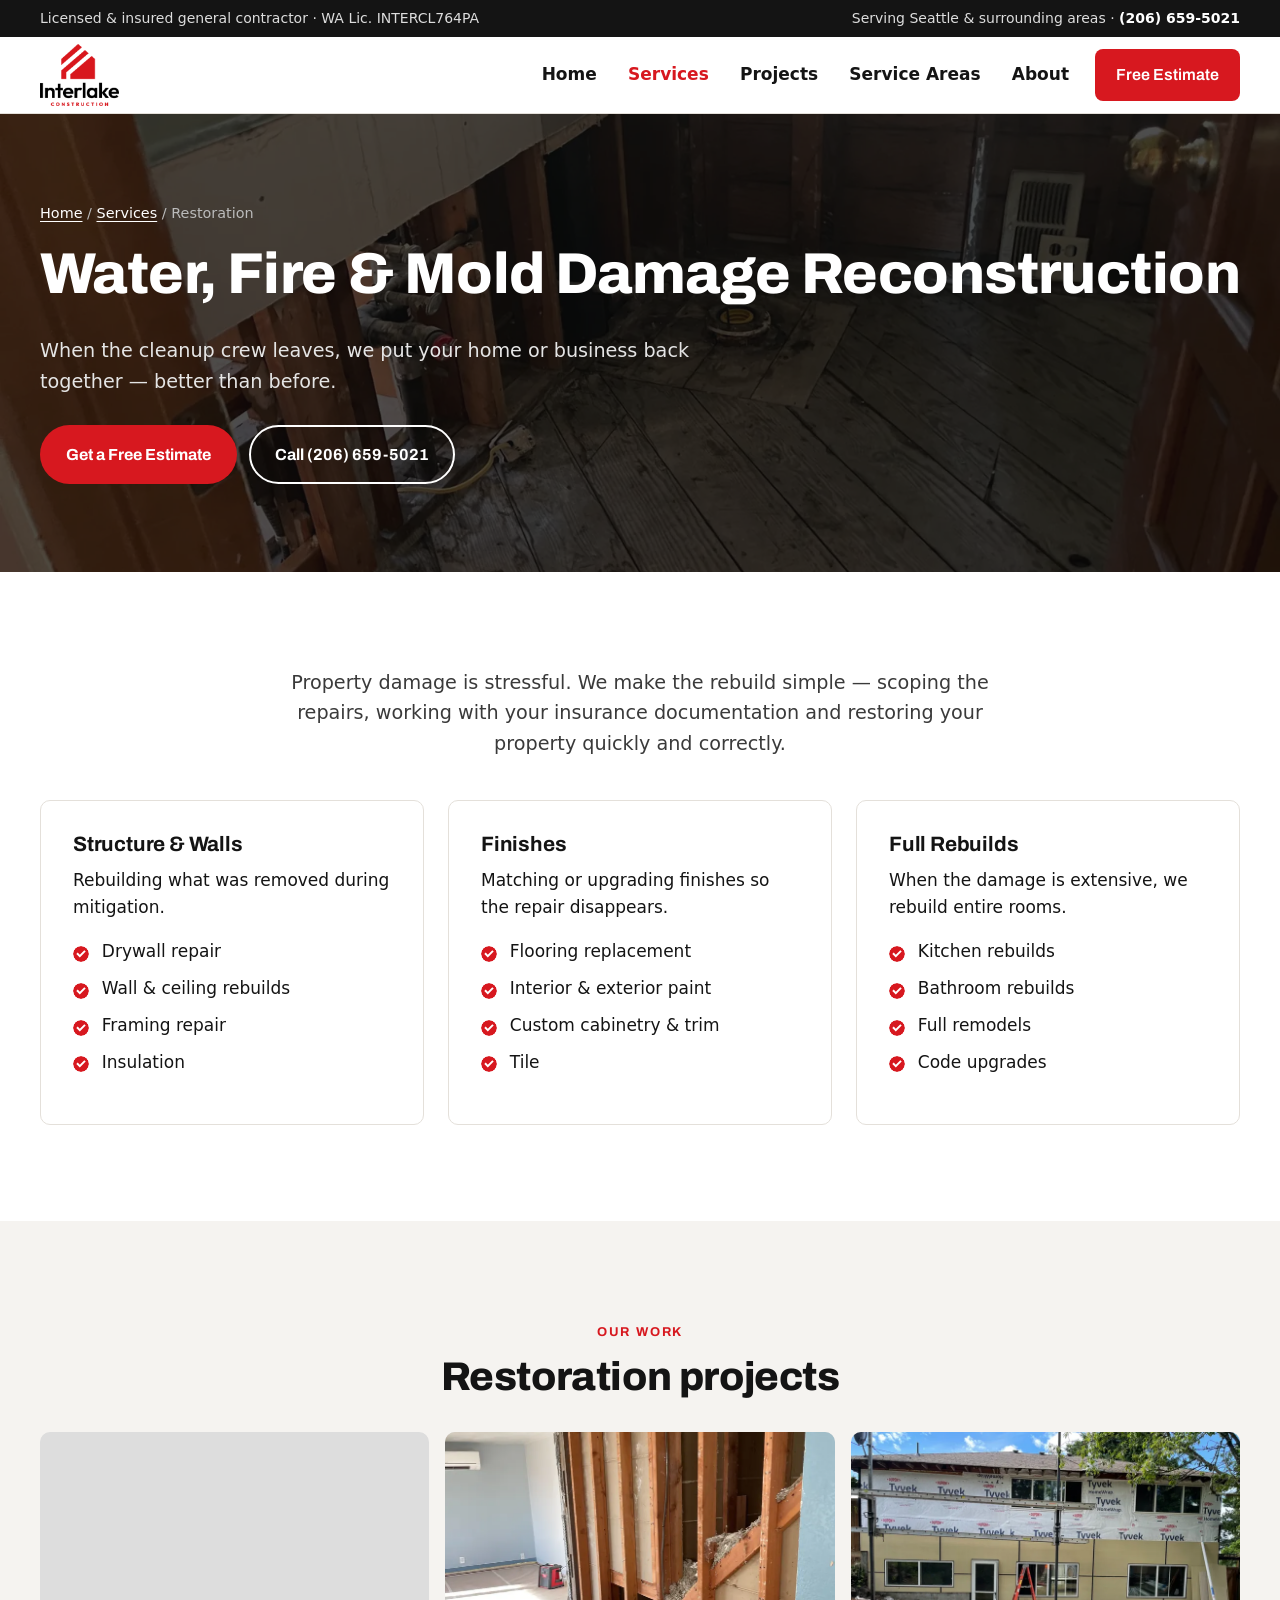
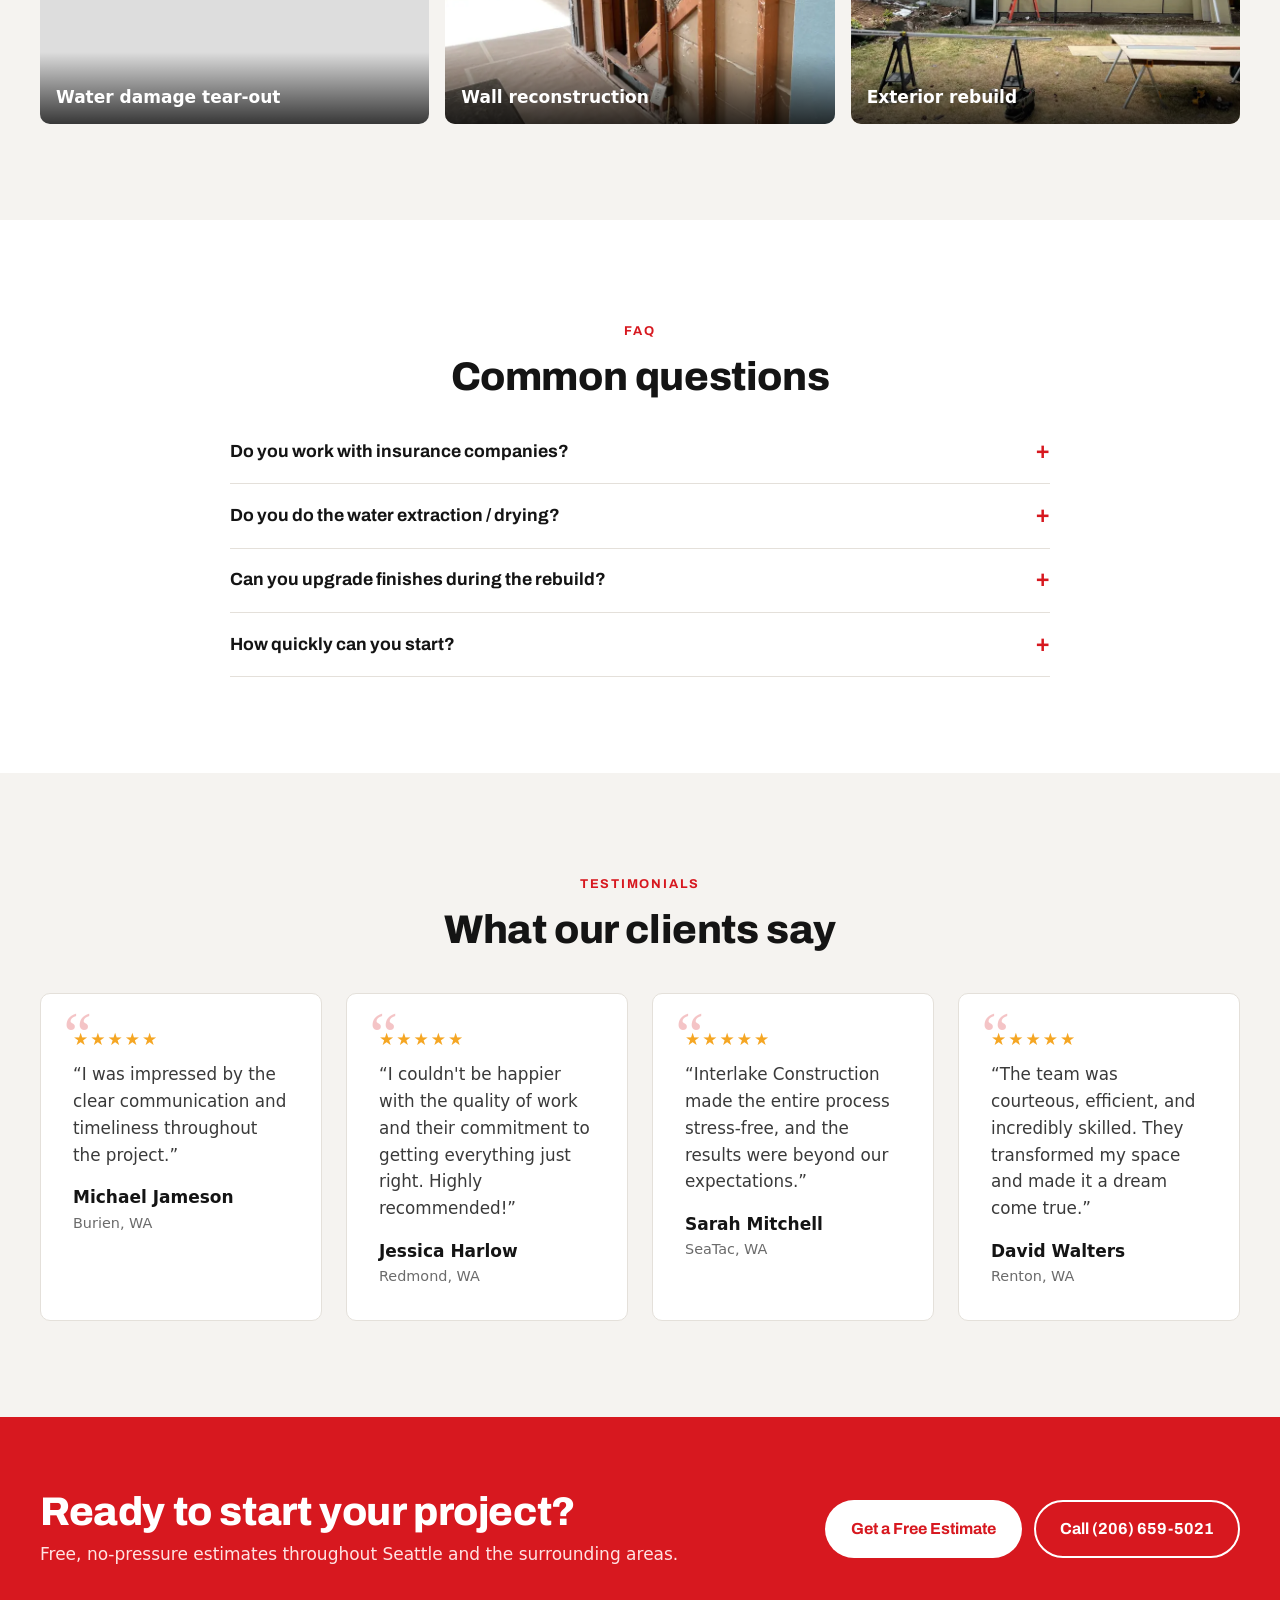
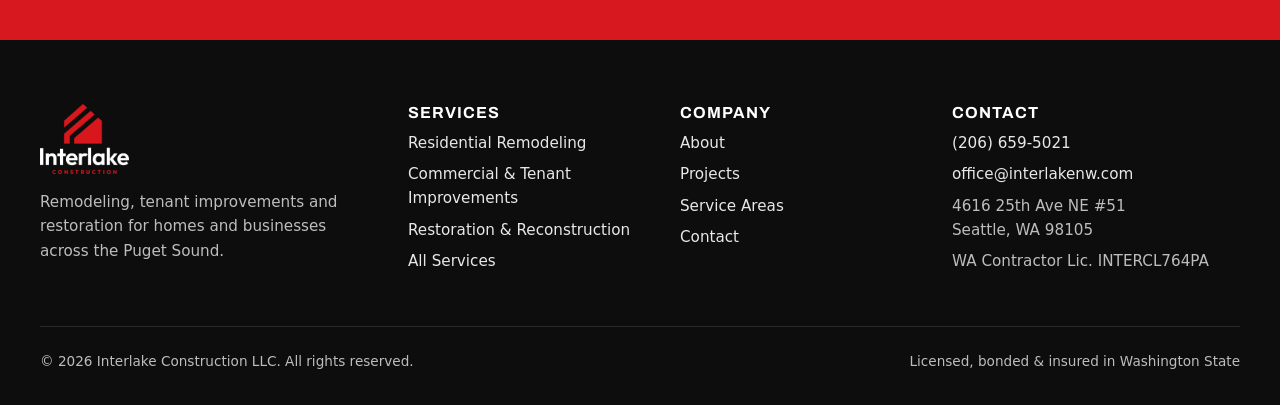
<file: docs/restoration.html>
<!DOCTYPE html>
<html lang="en">
<head>
<meta charset="utf-8">
<meta name="viewport" content="width=device-width,initial-scale=1">
<title>Water & Fire Damage Reconstruction Seattle | Restoration Contractor | Interlake</title>
<meta name="description" content="Reconstruction after water, fire and mold damage: drywall, flooring, cabinetry, kitchens and baths. Serving Seattle, Everett, Bellevue, Tacoma and the Puget Sound.">
<meta name="robots" content="index,follow,max-image-preview:large">
<link rel="canonical" href="https://www.interlakenw.com/restoration">
<meta property="og:type" content="website"><meta property="og:site_name" content="Interlake Construction LLC">
<meta property="og:title" content="Water & Fire Damage Reconstruction Seattle | Restoration Contractor | Interlake"><meta property="og:description" content="Reconstruction after water, fire and mold damage: drywall, flooring, cabinetry, kitchens and baths. Serving Seattle, Everett, Bellevue, Tacoma and the Puget Sound.">
<meta property="og:url" content="https://www.interlakenw.com/restoration"><meta property="og:image" content="https://www.interlakenw.com/img/og-image.jpg">
<meta name="twitter:card" content="summary_large_image">
<meta name="theme-color" content="#d7181f">
<link rel="icon" href="img/icon-32.png" sizes="32x32"><link rel="apple-touch-icon" href="img/icon-180.png">
<link rel="manifest" href="site.webmanifest">
<link rel="preconnect" href="https://fonts.googleapis.com"><link rel="preconnect" href="https://fonts.gstatic.com" crossorigin>
<link href="https://fonts.googleapis.com/css2?family=Archivo:wght@700;800&display=swap" rel="stylesheet">
<link rel="stylesheet" href="css/styles.css">
<script type="application/ld+json">{"@context":"https://schema.org","@type":"GeneralContractor","@id":"https://www.interlakenw.com/#business","name":"Interlake Construction LLC","url":"https://www.interlakenw.com/","telephone":"+12066595021","email":"office@interlakenw.com","logo":"https://www.interlakenw.com/img/logo.png","image":"https://www.interlakenw.com/img/og-image.jpg","address":{"@type":"PostalAddress","streetAddress":"4616 25th Ave NE #51","addressLocality":"Seattle","addressRegion":"WA","postalCode":"98105","addressCountry":"US"},"geo":{"@type":"GeoCoordinates","latitude":47.6625,"longitude":-122.2995},"areaServed":[{"@type":"City","name":"Seattle, WA"},{"@type":"City","name":"Shoreline, WA"},{"@type":"City","name":"Lake Forest Park, WA"},{"@type":"City","name":"Kenmore, WA"},{"@type":"City","name":"Woodinville, WA"},{"@type":"City","name":"Mercer Island, WA"},{"@type":"City","name":"Bellevue, WA"},{"@type":"City","name":"Redmond, WA"},{"@type":"City","name":"Kirkland, WA"},{"@type":"City","name":"Issaquah, WA"},{"@type":"City","name":"Sammamish, WA"},{"@type":"City","name":"Newcastle, WA"},{"@type":"City","name":"Bothell, WA"},{"@type":"City","name":"Edmonds, WA"},{"@type":"City","name":"Lynnwood, WA"},{"@type":"City","name":"Mill Creek, WA"},{"@type":"City","name":"Mukilteo, WA"},{"@type":"City","name":"Everett, WA"},{"@type":"City","name":"Lake Stevens, WA"},{"@type":"City","name":"Marysville, WA"},{"@type":"City","name":"Arlington, WA"},{"@type":"City","name":"Stanwood, WA"},{"@type":"City","name":"Burlington, WA"},{"@type":"City","name":"Mount Vernon, WA"},{"@type":"City","name":"Renton, WA"},{"@type":"City","name":"Tukwila, WA"},{"@type":"City","name":"Burien, WA"},{"@type":"City","name":"SeaTac, WA"},{"@type":"City","name":"Des Moines, WA"},{"@type":"City","name":"Kent, WA"},{"@type":"City","name":"Auburn, WA"},{"@type":"City","name":"Federal Way, WA"},{"@type":"City","name":"Puyallup, WA"},{"@type":"City","name":"Fife, WA"},{"@type":"City","name":"University Place, WA"},{"@type":"City","name":"Tacoma, WA"}],"priceRange":"$$","hasOfferCatalog":{"@type":"OfferCatalog","name":"Construction services","itemListElement":[{"@type":"Offer","itemOffered":{"@type":"Service","name":"Kitchen remodeling"}},{"@type":"Offer","itemOffered":{"@type":"Service","name":"Bathroom remodeling"}},{"@type":"Offer","itemOffered":{"@type":"Service","name":"Whole-home remodels"}},{"@type":"Offer","itemOffered":{"@type":"Service","name":"ADU / DADU construction"}},{"@type":"Offer","itemOffered":{"@type":"Service","name":"Commercial tenant improvements"}},{"@type":"Offer","itemOffered":{"@type":"Service","name":"Office build-outs"}},{"@type":"Offer","itemOffered":{"@type":"Service","name":"Water damage reconstruction"}},{"@type":"Offer","itemOffered":{"@type":"Service","name":"Fire damage reconstruction"}},{"@type":"Offer","itemOffered":{"@type":"Service","name":"Mold damage repair"}}]},"identifier":{"@type":"PropertyValue","name":"WA Contractor License","value":"INTERCL764PA"}}</script>
<script type="application/ld+json">{"@context":"https://schema.org","@type":"BreadcrumbList","itemListElement":[{"@type":"ListItem","position":1,"name":"Home","item":"https://www.interlakenw.com/"},{"@type":"ListItem","position":2,"name":"Services","item":"https://www.interlakenw.com/services"},{"@type":"ListItem","position":3,"name":"Restoration","item":"https://www.interlakenw.com/restoration"}]}</script>
<script type="application/ld+json">{"@context":"https://schema.org","@type":"Service","name":"Restoration","description":"Reconstruction after water, fire and mold damage: drywall, flooring, cabinetry, kitchens and baths. Serving Seattle, Everett, Bellevue, Tacoma and the Puget Sound.","provider":{"@id":"https://www.interlakenw.com/#business"},"url":"https://www.interlakenw.com/restoration","areaServed":{"@type":"AdministrativeArea","name":"Puget Sound region, Washington"}}</script>
<script type="application/ld+json">{"@context":"https://schema.org","@type":"FAQPage","mainEntity":[{"@type":"Question","name":"Do you work with insurance companies?","acceptedAnswer":{"@type":"Answer","text":"Yes. We work from your insurance scope and documentation and communicate with your adjuster as needed."}},{"@type":"Question","name":"Do you do the water extraction / drying?","acceptedAnswer":{"@type":"Answer","text":"Our focus is reconstruction \u2014 rebuilding after mitigation is complete. We can coordinate with your mitigation company."}},{"@type":"Question","name":"Can you upgrade finishes during the rebuild?","acceptedAnswer":{"@type":"Answer","text":"Yes. Many clients use the rebuild as a chance to upgrade; we'll price any upgrades separately from the insurance scope."}},{"@type":"Question","name":"How quickly can you start?","acceptedAnswer":{"@type":"Answer","text":"Call us at (206) 659-5021 \u2014 we prioritize damage repairs to get you back in your space fast."}}]}</script>
</head>
<body>
<a class="skip-link" href="#main">Skip to content</a>
<div class="topbar"><div class="container">
  <span class="hide-sm">Licensed &amp; insured general contractor · WA Lic. INTERCL764PA</span>
  <span>Serving Seattle &amp; surrounding areas · <a href="tel:+12066595021">(206) 659-5021</a></span>
</div></div>
<header class="site-header"><div class="container">
  <a class="brand" href="index.html" aria-label="Interlake Construction home"><img src="img/logo.webp" alt="Interlake Construction" width="480" height="377"></a>
  <button class="nav-toggle" aria-expanded="false" aria-controls="nav" aria-label="Menu"><span></span><span></span><span></span></button>
  <nav class="nav" id="nav" aria-label="Main"><ul><li><a href="index.html">Home</a></li><li class="has-sub"><a href="services.html" aria-current="page">Services</a><ul><li><a href="residential.html">Residential Remodeling</a></li><li><a href="commercial.html">Commercial & Tenant Improvements</a></li><li><a href="restoration.html" aria-current="page">Restoration & Reconstruction</a></li></ul></li><li><a href="projects.html">Projects</a></li><li><a href="service-areas.html">Service Areas</a></li><li><a href="about.html">About</a></li><li><a class="btn btn--primary" href="contact.html">Free Estimate</a></li></ul></nav>
</div></header>
<main id="main">
<section class="page-hero"><picture><img src="img/water-damage-demolition-1600.webp" srcset="img/water-damage-demolition-800.webp 800w, img/water-damage-demolition-1600.webp 1600w" sizes="100vw" alt="" width="1600" height="1200" fetchpriority="high"></picture><div class="container">
<nav class="breadcrumb" aria-label="Breadcrumb"><a href="index.html">Home</a> / <a href="services.html">Services</a> / Restoration</nav><h1>Water, Fire & Mold Damage Reconstruction</h1><p>When the cleanup crew leaves, we put your home or business back together — better than before.</p>
<div class="btn-row"><a class="btn btn--primary" href="contact.html">Get a Free Estimate</a><a class="btn btn--ghost" href="tel:+12066595021">Call (206) 659-5021</a></div>
</div></section>
<section class="section"><div class="container">
<div class="center"><p class="lead">Property damage is stressful. We make the rebuild simple — scoping the repairs, working with your insurance documentation and restoring your property quickly and correctly.</p></div>
<div class="grid grid-3" style="margin-top:2.5rem"><div class="value reveal"><h3>Structure & Walls</h3><p>Rebuilding what was removed during mitigation.</p><ul class="checklist"><li>Drywall repair</li><li>Wall & ceiling rebuilds</li><li>Framing repair</li><li>Insulation</li></ul></div><div class="value reveal"><h3>Finishes</h3><p>Matching or upgrading finishes so the repair disappears.</p><ul class="checklist"><li>Flooring replacement</li><li>Interior & exterior paint</li><li>Custom cabinetry & trim</li><li>Tile</li></ul></div><div class="value reveal"><h3>Full Rebuilds</h3><p>When the damage is extensive, we rebuild entire rooms.</p><ul class="checklist"><li>Kitchen rebuilds</li><li>Bathroom rebuilds</li><li>Full remodels</li><li>Code upgrades</li></ul></div></div></div></section>
<section class="section section--alt"><div class="container">
<div class="center"><span class="eyebrow">Our work</span><h2>Restoration projects</h2></div>
<div class="gallery" style="margin-top:2rem"><figure class="reveal"><img src="img/water-damage-demolition-1600.webp" srcset="img/water-damage-demolition-800.webp 800w, img/water-damage-demolition-1600.webp 1600w" sizes="(max-width:600px) 100vw, 33vw" alt="Water damaged room" width="800" height="600" loading="lazy" decoding="async"><figcaption>Water damage tear-out</figcaption></figure><figure class="reveal"><img src="img/wall-reconstruction-1600.webp" srcset="img/wall-reconstruction-800.webp 800w, img/wall-reconstruction-1600.webp 1600w" sizes="(max-width:600px) 100vw, 33vw" alt="Wall reconstruction" width="800" height="600" loading="lazy" decoding="async"><figcaption>Wall reconstruction</figcaption></figure><figure class="reveal"><img src="img/exterior-siding-renovation-1600.webp" srcset="img/exterior-siding-renovation-800.webp 800w, img/exterior-siding-renovation-1600.webp 1600w" sizes="(max-width:600px) 100vw, 33vw" alt="Exterior siding rebuild" width="800" height="600" loading="lazy" decoding="async"><figcaption>Exterior rebuild</figcaption></figure></div></div></section>
<section class="section"><div class="container" style="max-width:820px">
<div class="center"><span class="eyebrow">FAQ</span><h2>Common questions</h2></div><div class="faq"><details><summary>Do you work with insurance companies?</summary><p>Yes. We work from your insurance scope and documentation and communicate with your adjuster as needed.</p></details><details><summary>Do you do the water extraction / drying?</summary><p>Our focus is reconstruction — rebuilding after mitigation is complete. We can coordinate with your mitigation company.</p></details><details><summary>Can you upgrade finishes during the rebuild?</summary><p>Yes. Many clients use the rebuild as a chance to upgrade; we'll price any upgrades separately from the insurance scope.</p></details><details><summary>How quickly can you start?</summary><p>Call us at (206) 659-5021 — we prioritize damage repairs to get you back in your space fast.</p></details></div></div></section>
<section class="section section--alt"><div class="container">
<div class="center"><span class="eyebrow">Testimonials</span><h2>What our clients say</h2></div>
<div class="grid grid-3" style="grid-template-columns:repeat(auto-fit,minmax(250px,1fr));margin-top:2.5rem"><figure class="quote reveal"><div class="stars" aria-label="5 out of 5 stars">★★★★★</div><blockquote>“I was impressed by the clear communication and timeliness throughout the project.”</blockquote><figcaption>Michael Jameson<span>Burien, WA</span></figcaption></figure><figure class="quote reveal"><div class="stars" aria-label="5 out of 5 stars">★★★★★</div><blockquote>“I couldn't be happier with the quality of work and their commitment to getting everything just right. Highly recommended!”</blockquote><figcaption>Jessica Harlow<span>Redmond, WA</span></figcaption></figure><figure class="quote reveal"><div class="stars" aria-label="5 out of 5 stars">★★★★★</div><blockquote>“Interlake Construction made the entire process stress-free, and the results were beyond our expectations.”</blockquote><figcaption>Sarah Mitchell<span>SeaTac, WA</span></figcaption></figure><figure class="quote reveal"><div class="stars" aria-label="5 out of 5 stars">★★★★★</div><blockquote>“The team was courteous, efficient, and incredibly skilled. They transformed my space and made it a dream come true.”</blockquote><figcaption>David Walters<span>Renton, WA</span></figcaption></figure></div></div></section>
</main>
<section class="cta-band"><div class="container">
  <div><h2>Ready to start your project?</h2><p>Free, no-pressure estimates throughout Seattle and the surrounding areas.</p></div>
  <div class="btn-row" style="margin:0"><a class="btn btn--white" href="contact.html">Get a Free Estimate</a><a class="btn btn--ghost" href="tel:+12066595021">Call (206) 659-5021</a></div>
</div></section>
<footer class="site-footer"><div class="container">
  <div class="footer-grid">
    <div><a class="footer-logo" href="index.html"><img src="img/logo-white.webp" alt="Interlake Construction" width="480" height="377" loading="lazy"></a>
      <p>Remodeling, tenant improvements and restoration for homes and businesses across the Puget Sound.</p></div>
    <div><h3>Services</h3><ul><li><a href="residential.html">Residential Remodeling</a></li><li><a href="commercial.html">Commercial & Tenant Improvements</a></li><li><a href="restoration.html">Restoration & Reconstruction</a></li><li><a href="services.html">All Services</a></li></ul></div>
    <div><h3>Company</h3><ul><li><a href="about.html">About</a></li><li><a href="projects.html">Projects</a></li><li><a href="service-areas.html">Service Areas</a></li><li><a href="contact.html">Contact</a></li></ul></div>
    <div><h3>Contact</h3><ul>
      <li><a href="tel:+12066595021">(206) 659-5021</a></li>
      <li><a href="mailto:office@interlakenw.com">office@interlakenw.com</a></li>
      <li>4616 25th Ave NE #51<br>Seattle, WA 98105</li>
      <li>WA Contractor Lic. INTERCL764PA</li></ul></div>
  </div>
  <div class="footer-bottom"><span>© <span id="yr">2026</span> Interlake Construction LLC. All rights reserved.</span><span>Licensed, bonded &amp; insured in Washington State</span></div>
</div></footer>
<div class="call-bar"><a href="tel:+12066595021">Call Now</a><a href="contact.html">Free Quote</a></div>
<script src="js/main.js" defer></script>
</body>
</html>
</file>
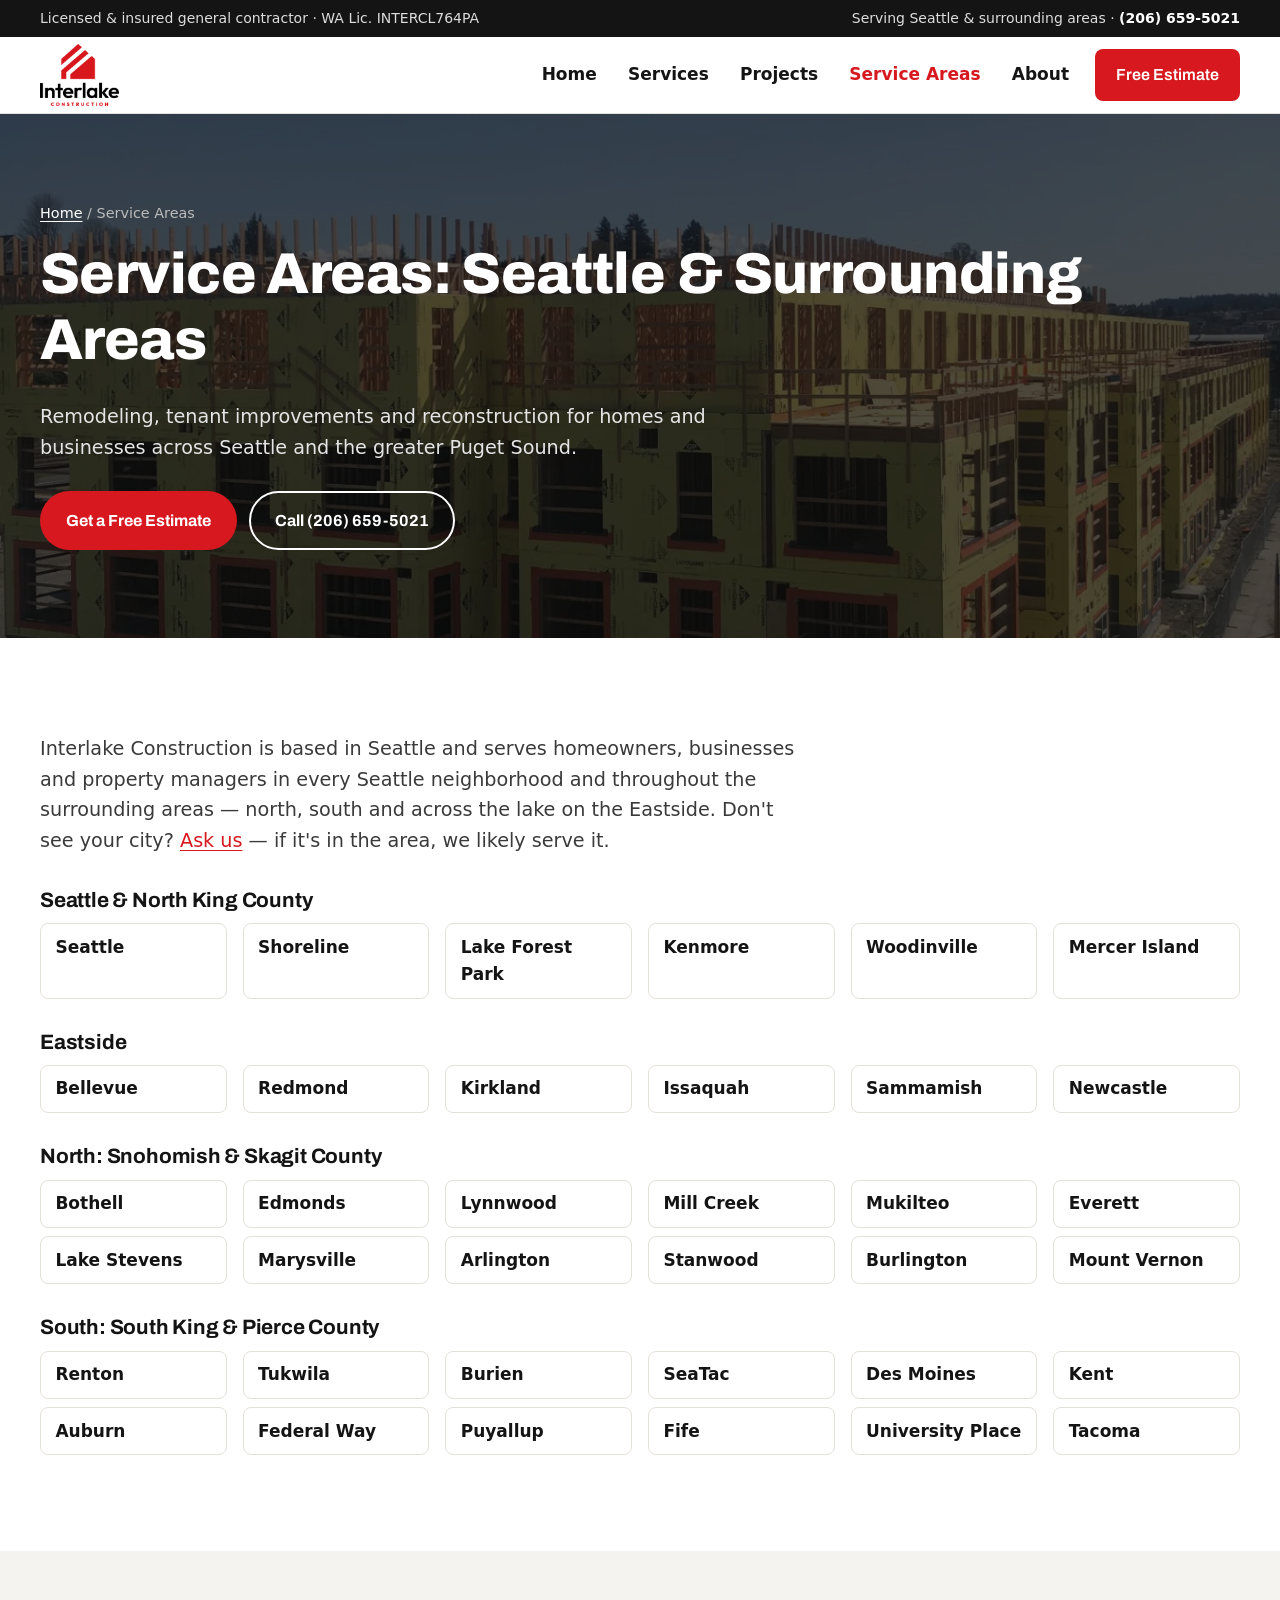
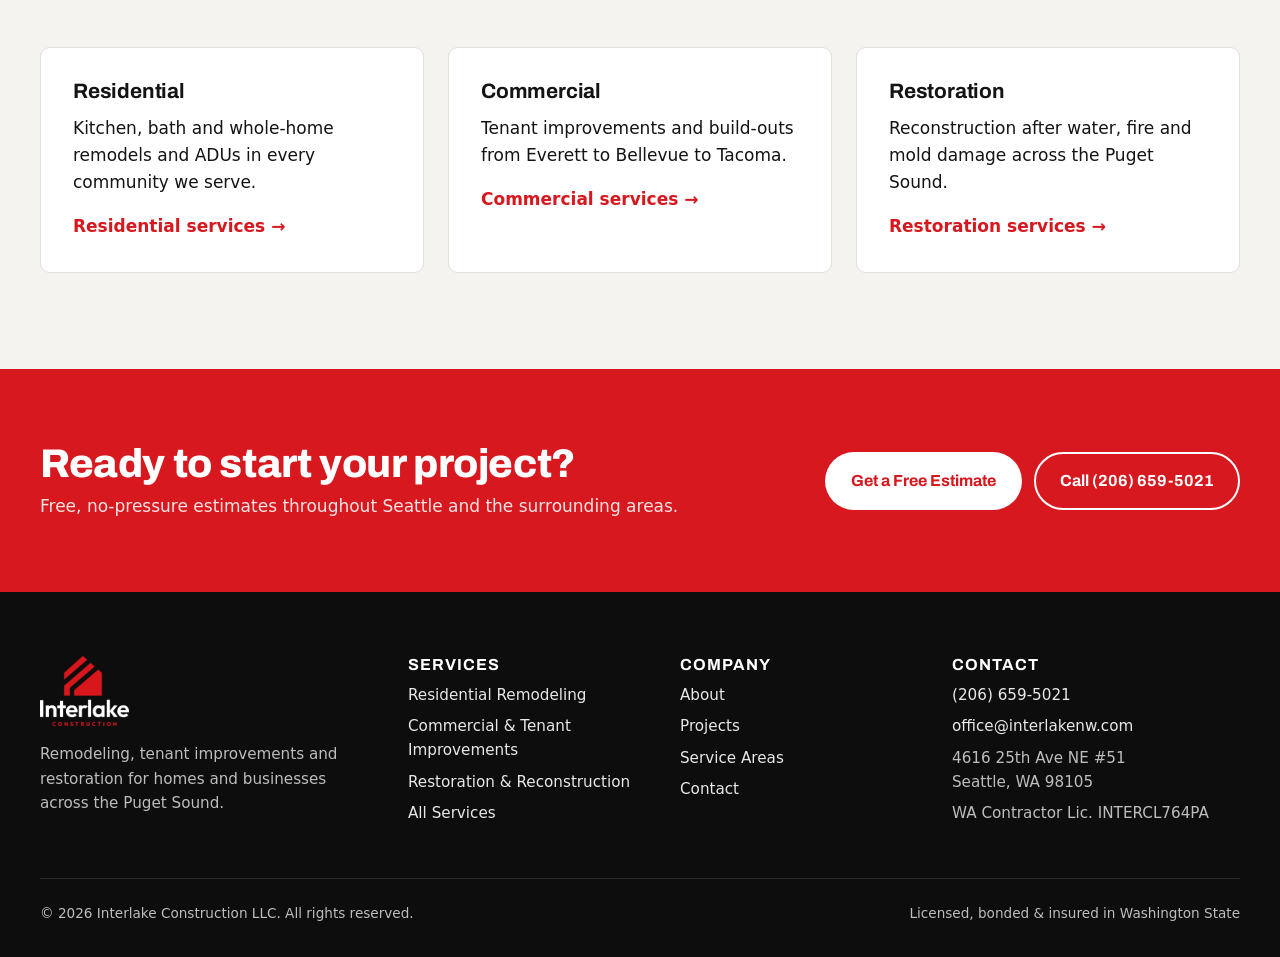
<file: docs/service-areas.html>
<!DOCTYPE html>
<html lang="en">
<head>
<meta charset="utf-8">
<meta name="viewport" content="width=device-width,initial-scale=1">
<title>Service Areas | Seattle & Surrounding Areas | Interlake</title>
<meta name="description" content="Interlake Construction serves all of Seattle and the surrounding areas, including Bellevue, Redmond, Kirkland, Renton, Lynnwood, Everett and Kent.">
<meta name="robots" content="index,follow,max-image-preview:large">
<link rel="canonical" href="https://www.interlakenw.com/service-areas">
<meta property="og:type" content="website"><meta property="og:site_name" content="Interlake Construction LLC">
<meta property="og:title" content="Service Areas | Seattle & Surrounding Areas | Interlake"><meta property="og:description" content="Interlake Construction serves all of Seattle and the surrounding areas, including Bellevue, Redmond, Kirkland, Renton, Lynnwood, Everett and Kent.">
<meta property="og:url" content="https://www.interlakenw.com/service-areas"><meta property="og:image" content="https://www.interlakenw.com/img/og-image.jpg">
<meta name="twitter:card" content="summary_large_image">
<meta name="theme-color" content="#d7181f">
<link rel="icon" href="img/icon-32.png" sizes="32x32"><link rel="apple-touch-icon" href="img/icon-180.png">
<link rel="manifest" href="site.webmanifest">
<link rel="preconnect" href="https://fonts.googleapis.com"><link rel="preconnect" href="https://fonts.gstatic.com" crossorigin>
<link href="https://fonts.googleapis.com/css2?family=Archivo:wght@700;800&display=swap" rel="stylesheet">
<link rel="stylesheet" href="css/styles.css">
<script type="application/ld+json">{"@context":"https://schema.org","@type":"GeneralContractor","@id":"https://www.interlakenw.com/#business","name":"Interlake Construction LLC","url":"https://www.interlakenw.com/","telephone":"+12066595021","email":"office@interlakenw.com","logo":"https://www.interlakenw.com/img/logo.png","image":"https://www.interlakenw.com/img/og-image.jpg","address":{"@type":"PostalAddress","streetAddress":"4616 25th Ave NE #51","addressLocality":"Seattle","addressRegion":"WA","postalCode":"98105","addressCountry":"US"},"geo":{"@type":"GeoCoordinates","latitude":47.6625,"longitude":-122.2995},"areaServed":[{"@type":"City","name":"Seattle, WA"},{"@type":"City","name":"Shoreline, WA"},{"@type":"City","name":"Lake Forest Park, WA"},{"@type":"City","name":"Kenmore, WA"},{"@type":"City","name":"Woodinville, WA"},{"@type":"City","name":"Mercer Island, WA"},{"@type":"City","name":"Bellevue, WA"},{"@type":"City","name":"Redmond, WA"},{"@type":"City","name":"Kirkland, WA"},{"@type":"City","name":"Issaquah, WA"},{"@type":"City","name":"Sammamish, WA"},{"@type":"City","name":"Newcastle, WA"},{"@type":"City","name":"Bothell, WA"},{"@type":"City","name":"Edmonds, WA"},{"@type":"City","name":"Lynnwood, WA"},{"@type":"City","name":"Mill Creek, WA"},{"@type":"City","name":"Mukilteo, WA"},{"@type":"City","name":"Everett, WA"},{"@type":"City","name":"Lake Stevens, WA"},{"@type":"City","name":"Marysville, WA"},{"@type":"City","name":"Arlington, WA"},{"@type":"City","name":"Stanwood, WA"},{"@type":"City","name":"Burlington, WA"},{"@type":"City","name":"Mount Vernon, WA"},{"@type":"City","name":"Renton, WA"},{"@type":"City","name":"Tukwila, WA"},{"@type":"City","name":"Burien, WA"},{"@type":"City","name":"SeaTac, WA"},{"@type":"City","name":"Des Moines, WA"},{"@type":"City","name":"Kent, WA"},{"@type":"City","name":"Auburn, WA"},{"@type":"City","name":"Federal Way, WA"},{"@type":"City","name":"Puyallup, WA"},{"@type":"City","name":"Fife, WA"},{"@type":"City","name":"University Place, WA"},{"@type":"City","name":"Tacoma, WA"}],"priceRange":"$$","hasOfferCatalog":{"@type":"OfferCatalog","name":"Construction services","itemListElement":[{"@type":"Offer","itemOffered":{"@type":"Service","name":"Kitchen remodeling"}},{"@type":"Offer","itemOffered":{"@type":"Service","name":"Bathroom remodeling"}},{"@type":"Offer","itemOffered":{"@type":"Service","name":"Whole-home remodels"}},{"@type":"Offer","itemOffered":{"@type":"Service","name":"ADU / DADU construction"}},{"@type":"Offer","itemOffered":{"@type":"Service","name":"Commercial tenant improvements"}},{"@type":"Offer","itemOffered":{"@type":"Service","name":"Office build-outs"}},{"@type":"Offer","itemOffered":{"@type":"Service","name":"Water damage reconstruction"}},{"@type":"Offer","itemOffered":{"@type":"Service","name":"Fire damage reconstruction"}},{"@type":"Offer","itemOffered":{"@type":"Service","name":"Mold damage repair"}}]},"identifier":{"@type":"PropertyValue","name":"WA Contractor License","value":"INTERCL764PA"}}</script>
<script type="application/ld+json">{"@context":"https://schema.org","@type":"BreadcrumbList","itemListElement":[{"@type":"ListItem","position":1,"name":"Home","item":"https://www.interlakenw.com/"},{"@type":"ListItem","position":2,"name":"Service Areas","item":"https://www.interlakenw.com/service-areas"}]}</script>
</head>
<body>
<a class="skip-link" href="#main">Skip to content</a>
<div class="topbar"><div class="container">
  <span class="hide-sm">Licensed &amp; insured general contractor · WA Lic. INTERCL764PA</span>
  <span>Serving Seattle &amp; surrounding areas · <a href="tel:+12066595021">(206) 659-5021</a></span>
</div></div>
<header class="site-header"><div class="container">
  <a class="brand" href="index.html" aria-label="Interlake Construction home"><img src="img/logo.webp" alt="Interlake Construction" width="480" height="377"></a>
  <button class="nav-toggle" aria-expanded="false" aria-controls="nav" aria-label="Menu"><span></span><span></span><span></span></button>
  <nav class="nav" id="nav" aria-label="Main"><ul><li><a href="index.html">Home</a></li><li class="has-sub"><a href="services.html">Services</a><ul><li><a href="residential.html">Residential Remodeling</a></li><li><a href="commercial.html">Commercial & Tenant Improvements</a></li><li><a href="restoration.html">Restoration & Reconstruction</a></li></ul></li><li><a href="projects.html">Projects</a></li><li><a href="service-areas.html" aria-current="page">Service Areas</a></li><li><a href="about.html">About</a></li><li><a class="btn btn--primary" href="contact.html">Free Estimate</a></li></ul></nav>
</div></header>
<main id="main">
<section class="page-hero"><picture><img src="img/multifamily-framing-1600.webp" srcset="img/multifamily-framing-800.webp 800w, img/multifamily-framing-1600.webp 1600w" sizes="100vw" alt="" width="1600" height="1200" fetchpriority="high"></picture><div class="container">
<nav class="breadcrumb" aria-label="Breadcrumb"><a href="index.html">Home</a> / Service Areas</nav><h1>Service Areas: Seattle &amp; Surrounding Areas</h1><p>Remodeling, tenant improvements and reconstruction for homes and businesses across Seattle and the greater Puget Sound.</p>
<div class="btn-row"><a class="btn btn--primary" href="contact.html">Get a Free Estimate</a><a class="btn btn--ghost" href="tel:+12066595021">Call (206) 659-5021</a></div>
</div></section>
<section class="section"><div class="container">
<p class="lead">Interlake Construction is based in Seattle and serves homeowners, businesses and property managers in every Seattle neighborhood and throughout the surrounding areas — north, south and across the lake on the Eastside. Don't see your city? <a href="contact.html">Ask us</a> — if it's in the area, we likely serve it.</p>
<div class="region"><h3>Seattle & North King County</h3><ul class="area-list"><li>Seattle</li><li>Shoreline</li><li>Lake Forest Park</li><li>Kenmore</li><li>Woodinville</li><li>Mercer Island</li></ul></div><div class="region"><h3>Eastside</h3><ul class="area-list"><li>Bellevue</li><li>Redmond</li><li>Kirkland</li><li>Issaquah</li><li>Sammamish</li><li>Newcastle</li></ul></div><div class="region"><h3>North: Snohomish & Skagit County</h3><ul class="area-list"><li>Bothell</li><li>Edmonds</li><li>Lynnwood</li><li>Mill Creek</li><li>Mukilteo</li><li>Everett</li><li>Lake Stevens</li><li>Marysville</li><li>Arlington</li><li>Stanwood</li><li>Burlington</li><li>Mount Vernon</li></ul></div><div class="region"><h3>South: South King & Pierce County</h3><ul class="area-list"><li>Renton</li><li>Tukwila</li><li>Burien</li><li>SeaTac</li><li>Des Moines</li><li>Kent</li><li>Auburn</li><li>Federal Way</li><li>Puyallup</li><li>Fife</li><li>University Place</li><li>Tacoma</li></ul></div>
</div></section>
<section class="section section--alt"><div class="container grid grid-3">
<div class="value"><h3>Residential</h3><p>Kitchen, bath and whole-home remodels and ADUs in every community we serve.</p><a class="card-link" href="residential.html">Residential services</a></div>
<div class="value"><h3>Commercial</h3><p>Tenant improvements and build-outs from Everett to Bellevue to Tacoma.</p><a class="card-link" href="commercial.html">Commercial services</a></div>
<div class="value"><h3>Restoration</h3><p>Reconstruction after water, fire and mold damage across the Puget Sound.</p><a class="card-link" href="restoration.html">Restoration services</a></div>
</div></section>
</main>
<section class="cta-band"><div class="container">
  <div><h2>Ready to start your project?</h2><p>Free, no-pressure estimates throughout Seattle and the surrounding areas.</p></div>
  <div class="btn-row" style="margin:0"><a class="btn btn--white" href="contact.html">Get a Free Estimate</a><a class="btn btn--ghost" href="tel:+12066595021">Call (206) 659-5021</a></div>
</div></section>
<footer class="site-footer"><div class="container">
  <div class="footer-grid">
    <div><a class="footer-logo" href="index.html"><img src="img/logo-white.webp" alt="Interlake Construction" width="480" height="377" loading="lazy"></a>
      <p>Remodeling, tenant improvements and restoration for homes and businesses across the Puget Sound.</p></div>
    <div><h3>Services</h3><ul><li><a href="residential.html">Residential Remodeling</a></li><li><a href="commercial.html">Commercial & Tenant Improvements</a></li><li><a href="restoration.html">Restoration & Reconstruction</a></li><li><a href="services.html">All Services</a></li></ul></div>
    <div><h3>Company</h3><ul><li><a href="about.html">About</a></li><li><a href="projects.html">Projects</a></li><li><a href="service-areas.html">Service Areas</a></li><li><a href="contact.html">Contact</a></li></ul></div>
    <div><h3>Contact</h3><ul>
      <li><a href="tel:+12066595021">(206) 659-5021</a></li>
      <li><a href="mailto:office@interlakenw.com">office@interlakenw.com</a></li>
      <li>4616 25th Ave NE #51<br>Seattle, WA 98105</li>
      <li>WA Contractor Lic. INTERCL764PA</li></ul></div>
  </div>
  <div class="footer-bottom"><span>© <span id="yr">2026</span> Interlake Construction LLC. All rights reserved.</span><span>Licensed, bonded &amp; insured in Washington State</span></div>
</div></footer>
<div class="call-bar"><a href="tel:+12066595021">Call Now</a><a href="contact.html">Free Quote</a></div>
<script src="js/main.js" defer></script>
</body>
</html>
</file>
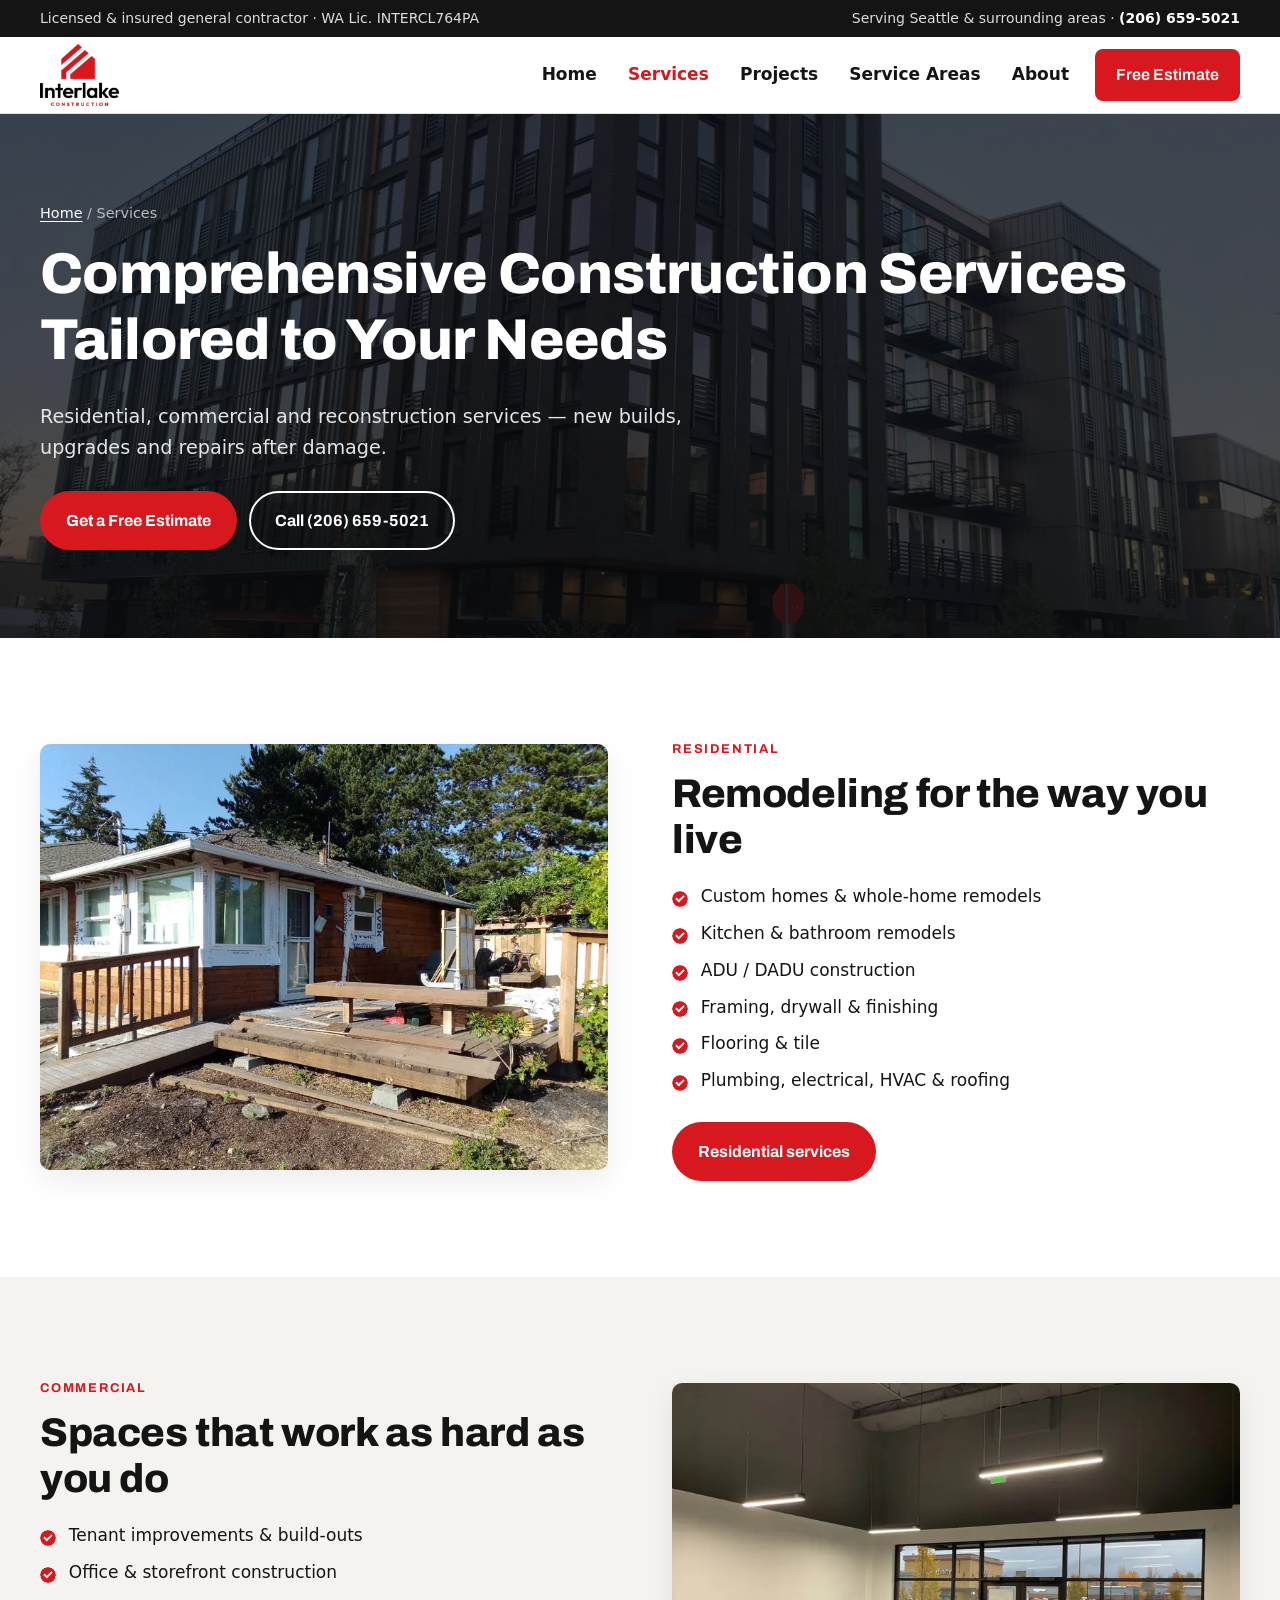
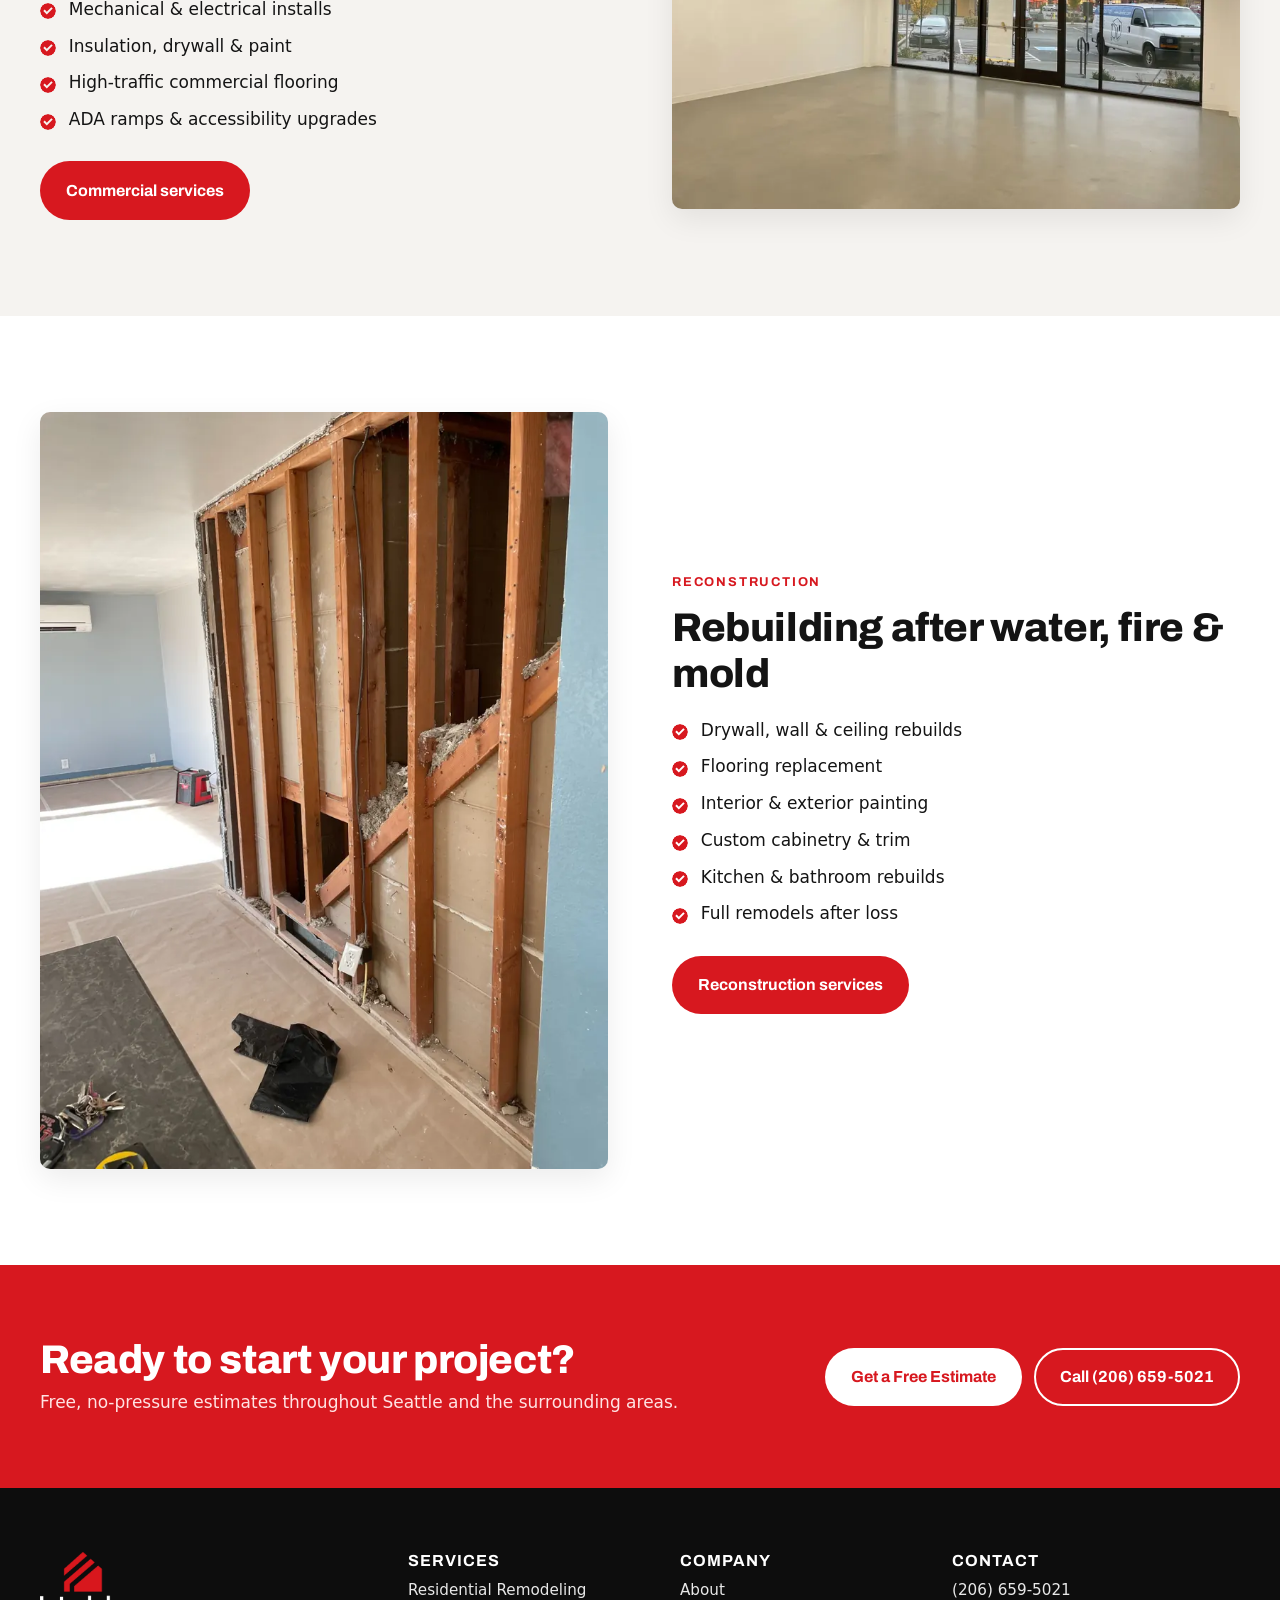
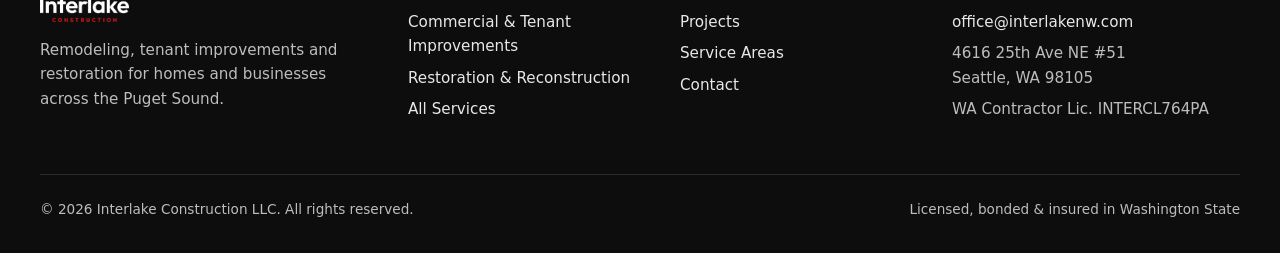
<file: docs/services.html>
<!DOCTYPE html>
<html lang="en">
<head>
<meta charset="utf-8">
<meta name="viewport" content="width=device-width,initial-scale=1">
<title>Construction Services | Residential, Commercial & Restoration | Interlake</title>
<meta name="description" content="Full-service general contractor: home remodels, ADUs, commercial tenant improvements and water, fire & mold damage reconstruction across the Puget Sound.">
<meta name="robots" content="index,follow,max-image-preview:large">
<link rel="canonical" href="https://www.interlakenw.com/services">
<meta property="og:type" content="website"><meta property="og:site_name" content="Interlake Construction LLC">
<meta property="og:title" content="Construction Services | Residential, Commercial & Restoration | Interlake"><meta property="og:description" content="Full-service general contractor: home remodels, ADUs, commercial tenant improvements and water, fire & mold damage reconstruction across the Puget Sound.">
<meta property="og:url" content="https://www.interlakenw.com/services"><meta property="og:image" content="https://www.interlakenw.com/img/og-image.jpg">
<meta name="twitter:card" content="summary_large_image">
<meta name="theme-color" content="#d7181f">
<link rel="icon" href="img/icon-32.png" sizes="32x32"><link rel="apple-touch-icon" href="img/icon-180.png">
<link rel="manifest" href="site.webmanifest">
<link rel="preconnect" href="https://fonts.googleapis.com"><link rel="preconnect" href="https://fonts.gstatic.com" crossorigin>
<link href="https://fonts.googleapis.com/css2?family=Archivo:wght@700;800&display=swap" rel="stylesheet">
<link rel="stylesheet" href="css/styles.css">
<script type="application/ld+json">{"@context":"https://schema.org","@type":"GeneralContractor","@id":"https://www.interlakenw.com/#business","name":"Interlake Construction LLC","url":"https://www.interlakenw.com/","telephone":"+12066595021","email":"office@interlakenw.com","logo":"https://www.interlakenw.com/img/logo.png","image":"https://www.interlakenw.com/img/og-image.jpg","address":{"@type":"PostalAddress","streetAddress":"4616 25th Ave NE #51","addressLocality":"Seattle","addressRegion":"WA","postalCode":"98105","addressCountry":"US"},"geo":{"@type":"GeoCoordinates","latitude":47.6625,"longitude":-122.2995},"areaServed":[{"@type":"City","name":"Seattle, WA"},{"@type":"City","name":"Shoreline, WA"},{"@type":"City","name":"Lake Forest Park, WA"},{"@type":"City","name":"Kenmore, WA"},{"@type":"City","name":"Woodinville, WA"},{"@type":"City","name":"Mercer Island, WA"},{"@type":"City","name":"Bellevue, WA"},{"@type":"City","name":"Redmond, WA"},{"@type":"City","name":"Kirkland, WA"},{"@type":"City","name":"Issaquah, WA"},{"@type":"City","name":"Sammamish, WA"},{"@type":"City","name":"Newcastle, WA"},{"@type":"City","name":"Bothell, WA"},{"@type":"City","name":"Edmonds, WA"},{"@type":"City","name":"Lynnwood, WA"},{"@type":"City","name":"Mill Creek, WA"},{"@type":"City","name":"Mukilteo, WA"},{"@type":"City","name":"Everett, WA"},{"@type":"City","name":"Lake Stevens, WA"},{"@type":"City","name":"Marysville, WA"},{"@type":"City","name":"Arlington, WA"},{"@type":"City","name":"Stanwood, WA"},{"@type":"City","name":"Burlington, WA"},{"@type":"City","name":"Mount Vernon, WA"},{"@type":"City","name":"Renton, WA"},{"@type":"City","name":"Tukwila, WA"},{"@type":"City","name":"Burien, WA"},{"@type":"City","name":"SeaTac, WA"},{"@type":"City","name":"Des Moines, WA"},{"@type":"City","name":"Kent, WA"},{"@type":"City","name":"Auburn, WA"},{"@type":"City","name":"Federal Way, WA"},{"@type":"City","name":"Puyallup, WA"},{"@type":"City","name":"Fife, WA"},{"@type":"City","name":"University Place, WA"},{"@type":"City","name":"Tacoma, WA"}],"priceRange":"$$","hasOfferCatalog":{"@type":"OfferCatalog","name":"Construction services","itemListElement":[{"@type":"Offer","itemOffered":{"@type":"Service","name":"Kitchen remodeling"}},{"@type":"Offer","itemOffered":{"@type":"Service","name":"Bathroom remodeling"}},{"@type":"Offer","itemOffered":{"@type":"Service","name":"Whole-home remodels"}},{"@type":"Offer","itemOffered":{"@type":"Service","name":"ADU / DADU construction"}},{"@type":"Offer","itemOffered":{"@type":"Service","name":"Commercial tenant improvements"}},{"@type":"Offer","itemOffered":{"@type":"Service","name":"Office build-outs"}},{"@type":"Offer","itemOffered":{"@type":"Service","name":"Water damage reconstruction"}},{"@type":"Offer","itemOffered":{"@type":"Service","name":"Fire damage reconstruction"}},{"@type":"Offer","itemOffered":{"@type":"Service","name":"Mold damage repair"}}]},"identifier":{"@type":"PropertyValue","name":"WA Contractor License","value":"INTERCL764PA"}}</script>
<script type="application/ld+json">{"@context":"https://schema.org","@type":"BreadcrumbList","itemListElement":[{"@type":"ListItem","position":1,"name":"Home","item":"https://www.interlakenw.com/"},{"@type":"ListItem","position":2,"name":"Services","item":"https://www.interlakenw.com/services"}]}</script>
</head>
<body>
<a class="skip-link" href="#main">Skip to content</a>
<div class="topbar"><div class="container">
  <span class="hide-sm">Licensed &amp; insured general contractor · WA Lic. INTERCL764PA</span>
  <span>Serving Seattle &amp; surrounding areas · <a href="tel:+12066595021">(206) 659-5021</a></span>
</div></div>
<header class="site-header"><div class="container">
  <a class="brand" href="index.html" aria-label="Interlake Construction home"><img src="img/logo.webp" alt="Interlake Construction" width="480" height="377"></a>
  <button class="nav-toggle" aria-expanded="false" aria-controls="nav" aria-label="Menu"><span></span><span></span><span></span></button>
  <nav class="nav" id="nav" aria-label="Main"><ul><li><a href="index.html">Home</a></li><li class="has-sub"><a href="services.html" aria-current="page">Services</a><ul><li><a href="residential.html">Residential Remodeling</a></li><li><a href="commercial.html">Commercial & Tenant Improvements</a></li><li><a href="restoration.html">Restoration & Reconstruction</a></li></ul></li><li><a href="projects.html">Projects</a></li><li><a href="service-areas.html">Service Areas</a></li><li><a href="about.html">About</a></li><li><a class="btn btn--primary" href="contact.html">Free Estimate</a></li></ul></nav>
</div></header>
<main id="main">
<section class="page-hero"><picture><img src="img/multifamily-building-1600.webp" srcset="img/multifamily-building-800.webp 800w, img/multifamily-building-1600.webp 1600w" sizes="100vw" alt="" width="1600" height="1200" fetchpriority="high"></picture><div class="container">
<nav class="breadcrumb" aria-label="Breadcrumb"><a href="index.html">Home</a> / Services</nav><h1>Comprehensive Construction Services Tailored to Your Needs</h1><p>Residential, commercial and reconstruction services — new builds, upgrades and repairs after damage.</p>
<div class="btn-row"><a class="btn btn--primary" href="contact.html">Get a Free Estimate</a><a class="btn btn--ghost" href="tel:+12066595021">Call (206) 659-5021</a></div>
</div></section><section class="section" id="residential"><div class="container grid grid-2"><div><img src="img/deck-home-renovation-1600.webp" srcset="img/deck-home-renovation-800.webp 800w, img/deck-home-renovation-1600.webp 1600w" sizes="(max-width:900px) 100vw, 50vw" alt="Home renovation with new deck" width="1600" height="1200" loading="lazy" decoding="async" class="rounded-img"></div><div><span class="eyebrow">Residential</span><h2>Remodeling for the way you live</h2><ul class="checklist cols-2"><li>Custom homes & whole-home remodels</li><li>Kitchen & bathroom remodels</li><li>ADU / DADU construction</li><li>Framing, drywall & finishing</li><li>Flooring & tile</li><li>Plumbing, electrical, HVAC & roofing</li></ul><div class="btn-row"><a class="btn btn--primary" href="residential.html">Residential services</a></div></div></div></section><section class="section section--alt" id="commercial"><div class="container grid grid-2"><div><span class="eyebrow">Commercial</span><h2>Spaces that work as hard as you do</h2><ul class="checklist cols-2"><li>Tenant improvements & build-outs</li><li>Office & storefront construction</li><li>Mechanical & electrical installs</li><li>Insulation, drywall & paint</li><li>High-traffic commercial flooring</li><li>ADA ramps & accessibility upgrades</li></ul><div class="btn-row"><a class="btn btn--primary" href="commercial.html">Commercial services</a></div></div><div><img src="img/commercial-storefront-buildout-1600.webp" srcset="img/commercial-storefront-buildout-800.webp 800w, img/commercial-storefront-buildout-1600.webp 1600w" sizes="(max-width:900px) 100vw, 50vw" alt="Commercial storefront build-out" width="1600" height="1200" loading="lazy" decoding="async" class="rounded-img"></div></div></section><section class="section" id="reconstruction"><div class="container grid grid-2"><div><img src="img/wall-reconstruction-1600.webp" srcset="img/wall-reconstruction-800.webp 800w, img/wall-reconstruction-1600.webp 1600w" sizes="(max-width:900px) 100vw, 50vw" alt="Wall opened to studs for reconstruction" width="1600" height="1200" loading="lazy" decoding="async" class="rounded-img"></div><div><span class="eyebrow">Reconstruction</span><h2>Rebuilding after water, fire & mold</h2><ul class="checklist cols-2"><li>Drywall, wall & ceiling rebuilds</li><li>Flooring replacement</li><li>Interior & exterior painting</li><li>Custom cabinetry & trim</li><li>Kitchen & bathroom rebuilds</li><li>Full remodels after loss</li></ul><div class="btn-row"><a class="btn btn--primary" href="restoration.html">Reconstruction services</a></div></div></div></section>
</main>
<section class="cta-band"><div class="container">
  <div><h2>Ready to start your project?</h2><p>Free, no-pressure estimates throughout Seattle and the surrounding areas.</p></div>
  <div class="btn-row" style="margin:0"><a class="btn btn--white" href="contact.html">Get a Free Estimate</a><a class="btn btn--ghost" href="tel:+12066595021">Call (206) 659-5021</a></div>
</div></section>
<footer class="site-footer"><div class="container">
  <div class="footer-grid">
    <div><a class="footer-logo" href="index.html"><img src="img/logo-white.webp" alt="Interlake Construction" width="480" height="377" loading="lazy"></a>
      <p>Remodeling, tenant improvements and restoration for homes and businesses across the Puget Sound.</p></div>
    <div><h3>Services</h3><ul><li><a href="residential.html">Residential Remodeling</a></li><li><a href="commercial.html">Commercial & Tenant Improvements</a></li><li><a href="restoration.html">Restoration & Reconstruction</a></li><li><a href="services.html">All Services</a></li></ul></div>
    <div><h3>Company</h3><ul><li><a href="about.html">About</a></li><li><a href="projects.html">Projects</a></li><li><a href="service-areas.html">Service Areas</a></li><li><a href="contact.html">Contact</a></li></ul></div>
    <div><h3>Contact</h3><ul>
      <li><a href="tel:+12066595021">(206) 659-5021</a></li>
      <li><a href="mailto:office@interlakenw.com">office@interlakenw.com</a></li>
      <li>4616 25th Ave NE #51<br>Seattle, WA 98105</li>
      <li>WA Contractor Lic. INTERCL764PA</li></ul></div>
  </div>
  <div class="footer-bottom"><span>© <span id="yr">2026</span> Interlake Construction LLC. All rights reserved.</span><span>Licensed, bonded &amp; insured in Washington State</span></div>
</div></footer>
<div class="call-bar"><a href="tel:+12066595021">Call Now</a><a href="contact.html">Free Quote</a></div>
<script src="js/main.js" defer></script>
</body>
</html>
</file>
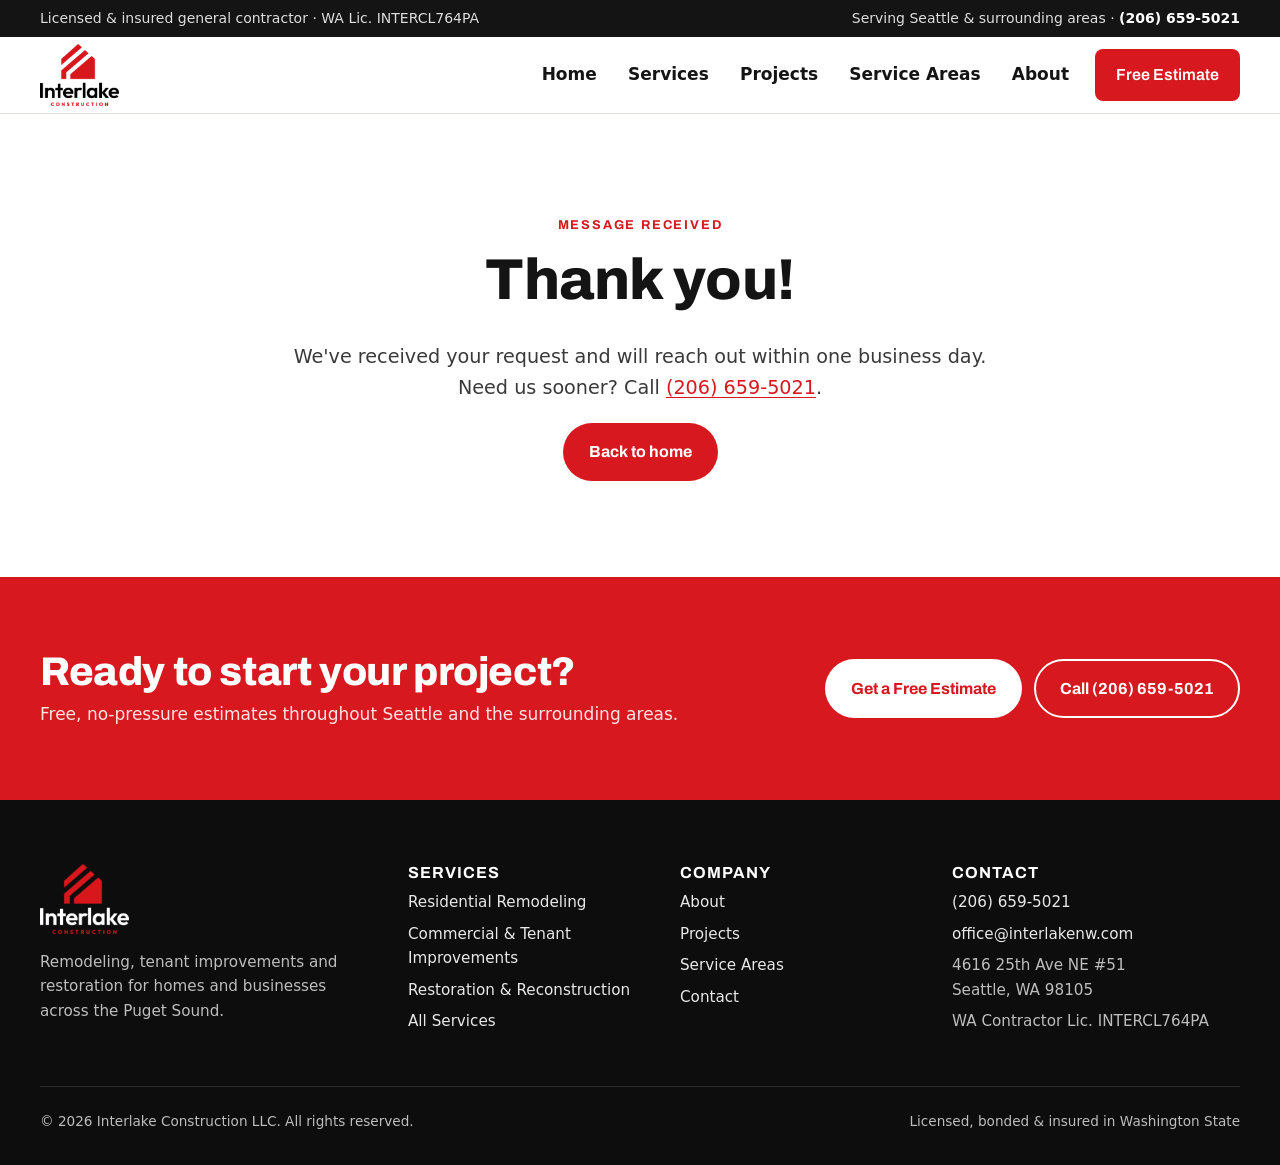
<file: docs/thank-you.html>
<!DOCTYPE html>
<html lang="en">
<head>
<meta charset="utf-8">
<meta name="viewport" content="width=device-width,initial-scale=1">
<title>Thank You | Interlake Construction</title>
<meta name="description" content="Thanks for contacting Interlake Construction.">
<meta name="robots" content="noindex">
<link rel="canonical" href="https://www.interlakenw.com/thank-you">
<meta property="og:type" content="website"><meta property="og:site_name" content="Interlake Construction LLC">
<meta property="og:title" content="Thank You | Interlake Construction"><meta property="og:description" content="Thanks for contacting Interlake Construction.">
<meta property="og:url" content="https://www.interlakenw.com/thank-you"><meta property="og:image" content="https://www.interlakenw.com/img/og-image.jpg">
<meta name="twitter:card" content="summary_large_image">
<meta name="theme-color" content="#d7181f">
<link rel="icon" href="img/icon-32.png" sizes="32x32"><link rel="apple-touch-icon" href="img/icon-180.png">
<link rel="manifest" href="site.webmanifest">
<link rel="preconnect" href="https://fonts.googleapis.com"><link rel="preconnect" href="https://fonts.gstatic.com" crossorigin>
<link href="https://fonts.googleapis.com/css2?family=Archivo:wght@700;800&display=swap" rel="stylesheet">
<link rel="stylesheet" href="css/styles.css">
<script type="application/ld+json">{"@context":"https://schema.org","@type":"GeneralContractor","@id":"https://www.interlakenw.com/#business","name":"Interlake Construction LLC","url":"https://www.interlakenw.com/","telephone":"+12066595021","email":"office@interlakenw.com","logo":"https://www.interlakenw.com/img/logo.png","image":"https://www.interlakenw.com/img/og-image.jpg","address":{"@type":"PostalAddress","streetAddress":"4616 25th Ave NE #51","addressLocality":"Seattle","addressRegion":"WA","postalCode":"98105","addressCountry":"US"},"geo":{"@type":"GeoCoordinates","latitude":47.6625,"longitude":-122.2995},"areaServed":[{"@type":"City","name":"Seattle, WA"},{"@type":"City","name":"Shoreline, WA"},{"@type":"City","name":"Lake Forest Park, WA"},{"@type":"City","name":"Kenmore, WA"},{"@type":"City","name":"Woodinville, WA"},{"@type":"City","name":"Mercer Island, WA"},{"@type":"City","name":"Bellevue, WA"},{"@type":"City","name":"Redmond, WA"},{"@type":"City","name":"Kirkland, WA"},{"@type":"City","name":"Issaquah, WA"},{"@type":"City","name":"Sammamish, WA"},{"@type":"City","name":"Newcastle, WA"},{"@type":"City","name":"Bothell, WA"},{"@type":"City","name":"Edmonds, WA"},{"@type":"City","name":"Lynnwood, WA"},{"@type":"City","name":"Mill Creek, WA"},{"@type":"City","name":"Mukilteo, WA"},{"@type":"City","name":"Everett, WA"},{"@type":"City","name":"Lake Stevens, WA"},{"@type":"City","name":"Marysville, WA"},{"@type":"City","name":"Arlington, WA"},{"@type":"City","name":"Stanwood, WA"},{"@type":"City","name":"Burlington, WA"},{"@type":"City","name":"Mount Vernon, WA"},{"@type":"City","name":"Renton, WA"},{"@type":"City","name":"Tukwila, WA"},{"@type":"City","name":"Burien, WA"},{"@type":"City","name":"SeaTac, WA"},{"@type":"City","name":"Des Moines, WA"},{"@type":"City","name":"Kent, WA"},{"@type":"City","name":"Auburn, WA"},{"@type":"City","name":"Federal Way, WA"},{"@type":"City","name":"Puyallup, WA"},{"@type":"City","name":"Fife, WA"},{"@type":"City","name":"University Place, WA"},{"@type":"City","name":"Tacoma, WA"}],"priceRange":"$$","hasOfferCatalog":{"@type":"OfferCatalog","name":"Construction services","itemListElement":[{"@type":"Offer","itemOffered":{"@type":"Service","name":"Kitchen remodeling"}},{"@type":"Offer","itemOffered":{"@type":"Service","name":"Bathroom remodeling"}},{"@type":"Offer","itemOffered":{"@type":"Service","name":"Whole-home remodels"}},{"@type":"Offer","itemOffered":{"@type":"Service","name":"ADU / DADU construction"}},{"@type":"Offer","itemOffered":{"@type":"Service","name":"Commercial tenant improvements"}},{"@type":"Offer","itemOffered":{"@type":"Service","name":"Office build-outs"}},{"@type":"Offer","itemOffered":{"@type":"Service","name":"Water damage reconstruction"}},{"@type":"Offer","itemOffered":{"@type":"Service","name":"Fire damage reconstruction"}},{"@type":"Offer","itemOffered":{"@type":"Service","name":"Mold damage repair"}}]},"identifier":{"@type":"PropertyValue","name":"WA Contractor License","value":"INTERCL764PA"}}</script>
</head>
<body>
<a class="skip-link" href="#main">Skip to content</a>
<div class="topbar"><div class="container">
  <span class="hide-sm">Licensed &amp; insured general contractor · WA Lic. INTERCL764PA</span>
  <span>Serving Seattle &amp; surrounding areas · <a href="tel:+12066595021">(206) 659-5021</a></span>
</div></div>
<header class="site-header"><div class="container">
  <a class="brand" href="index.html" aria-label="Interlake Construction home"><img src="img/logo.webp" alt="Interlake Construction" width="480" height="377"></a>
  <button class="nav-toggle" aria-expanded="false" aria-controls="nav" aria-label="Menu"><span></span><span></span><span></span></button>
  <nav class="nav" id="nav" aria-label="Main"><ul><li><a href="index.html">Home</a></li><li class="has-sub"><a href="services.html">Services</a><ul><li><a href="residential.html">Residential Remodeling</a></li><li><a href="commercial.html">Commercial & Tenant Improvements</a></li><li><a href="restoration.html">Restoration & Reconstruction</a></li></ul></li><li><a href="projects.html">Projects</a></li><li><a href="service-areas.html">Service Areas</a></li><li><a href="about.html">About</a></li><li><a class="btn btn--primary" href="contact.html">Free Estimate</a></li></ul></nav>
</div></header>
<main id="main">
<section class="section"><div class="container center" style="max-width:700px"><span class="eyebrow">Message received</span>
<h1>Thank you!</h1><p class="lead">We've received your request and will reach out within one business day. Need us sooner? Call <a href="tel:+12066595021">(206) 659-5021</a>.</p>
<a class="btn btn--primary" href="index.html">Back to home</a></div></section>
</main>
<section class="cta-band"><div class="container">
  <div><h2>Ready to start your project?</h2><p>Free, no-pressure estimates throughout Seattle and the surrounding areas.</p></div>
  <div class="btn-row" style="margin:0"><a class="btn btn--white" href="contact.html">Get a Free Estimate</a><a class="btn btn--ghost" href="tel:+12066595021">Call (206) 659-5021</a></div>
</div></section>
<footer class="site-footer"><div class="container">
  <div class="footer-grid">
    <div><a class="footer-logo" href="index.html"><img src="img/logo-white.webp" alt="Interlake Construction" width="480" height="377" loading="lazy"></a>
      <p>Remodeling, tenant improvements and restoration for homes and businesses across the Puget Sound.</p></div>
    <div><h3>Services</h3><ul><li><a href="residential.html">Residential Remodeling</a></li><li><a href="commercial.html">Commercial & Tenant Improvements</a></li><li><a href="restoration.html">Restoration & Reconstruction</a></li><li><a href="services.html">All Services</a></li></ul></div>
    <div><h3>Company</h3><ul><li><a href="about.html">About</a></li><li><a href="projects.html">Projects</a></li><li><a href="service-areas.html">Service Areas</a></li><li><a href="contact.html">Contact</a></li></ul></div>
    <div><h3>Contact</h3><ul>
      <li><a href="tel:+12066595021">(206) 659-5021</a></li>
      <li><a href="mailto:office@interlakenw.com">office@interlakenw.com</a></li>
      <li>4616 25th Ave NE #51<br>Seattle, WA 98105</li>
      <li>WA Contractor Lic. INTERCL764PA</li></ul></div>
  </div>
  <div class="footer-bottom"><span>© <span id="yr">2026</span> Interlake Construction LLC. All rights reserved.</span><span>Licensed, bonded &amp; insured in Washington State</span></div>
</div></footer>
<div class="call-bar"><a href="tel:+12066595021">Call Now</a><a href="contact.html">Free Quote</a></div>
<script src="js/main.js" defer></script>
</body>
</html>
</file>
<file: docs/css/styles.css>
/* Interlake Construction — site styles */
:root{
  --red:#d7181f;--red-dark:#b01218;--ink:#141414;--ink-2:#3a3a3a;--muted:#6b6b6b;
  --bg:#ffffff;--bg-alt:#f5f3f0;--line:#e4e0da;--radius:10px;
  --max:1200px;--shadow:0 10px 30px rgba(0,0,0,.08);
  --font-head:"Archivo",system-ui,-apple-system,"Segoe UI",Roboto,sans-serif;
  --font-body:system-ui,-apple-system,"Segoe UI",Roboto,"Helvetica Neue",Arial,sans-serif;
}
*,*::before,*::after{box-sizing:border-box}
html{scroll-behavior:smooth;-webkit-text-size-adjust:100%}
@media (prefers-reduced-motion:reduce){html{scroll-behavior:auto}*{transition:none!important;animation:none!important}}
body{margin:0;overflow-x:clip;font-family:var(--font-body);color:var(--ink);background:var(--bg);line-height:1.6;font-size:1.0625rem}
img{max-width:100%;height:auto;display:block}
a{color:var(--red);text-underline-offset:3px}
a:hover{color:var(--red-dark)}
h1,h2,h3,h4{font-family:var(--font-head);line-height:1.15;margin:0 0 .5em;letter-spacing:-.01em}
h1{font-size:clamp(2.1rem,5vw,3.6rem);font-weight:800}
h2{font-size:clamp(1.7rem,3.5vw,2.5rem);font-weight:800}
h3{font-size:1.3rem;font-weight:700}
p{margin:0 0 1em}
.container{width:min(100% - 2.5rem,var(--max));margin-inline:auto}
.section{padding:clamp(3.5rem,8vw,6rem) 0}
.section--alt{background:var(--bg-alt)}
.section--dark{background:var(--ink);color:#fff}
.section--dark p{color:#d6d6d6}
.eyebrow{display:inline-block;font-family:var(--font-head);font-weight:700;font-size:.8rem;letter-spacing:.14em;text-transform:uppercase;color:var(--red);margin-bottom:.75rem}
.lead{font-size:1.2rem;color:var(--ink-2);max-width:62ch}
.center{text-align:center}.center .lead{margin-inline:auto}
.skip-link{position:absolute;left:-9999px;top:0;background:var(--ink);color:#fff;padding:.75rem 1rem;z-index:100}
.skip-link:focus{left:1rem;top:1rem}
:focus-visible{outline:3px solid var(--red);outline-offset:3px}

/* Buttons */
.btn{display:inline-flex;align-items:center;gap:.5rem;font-family:var(--font-head);font-weight:700;font-size:1rem;padding:.9rem 1.5rem;border-radius:999px;text-decoration:none;border:2px solid transparent;cursor:pointer;transition:background .2s,color .2s,border-color .2s,transform .2s}
.btn:hover{transform:translateY(-1px)}
.btn--primary{background:var(--red);color:#fff}.btn--primary:hover{background:var(--red-dark);color:#fff}
.btn--ghost{border-color:currentColor;color:#fff}.btn--ghost:hover{background:#fff;color:var(--ink)}
.btn--outline{border-color:var(--ink);color:var(--ink)}.btn--outline:hover{background:var(--ink);color:#fff}
.btn-row{display:flex;flex-wrap:wrap;gap:.75rem;margin-top:1.75rem}

/* Top bar + header */
.topbar{background:var(--ink);color:#ddd;font-size:.875rem}
.topbar .container{display:flex;justify-content:space-between;gap:1rem;padding:.45rem 0;flex-wrap:wrap}
.topbar a{color:#fff;text-decoration:none;font-weight:600}
.site-header{position:sticky;top:0;z-index:50;background:rgba(255,255,255,.96);backdrop-filter:saturate(180%) blur(8px);border-bottom:1px solid var(--line)}
.site-header .container{display:flex;align-items:center;justify-content:space-between;gap:1rem;min-height:76px}
.brand img{height:62px;width:auto}
.nav ul{list-style:none;margin:0;padding:0;display:flex;align-items:center;gap:.25rem}
.nav a{display:block;padding:.6rem .85rem;color:var(--ink);text-decoration:none;font-weight:600;border-radius:8px}
.nav a:hover,.nav a[aria-current="page"]{color:var(--red)}
.nav .btn{margin-left:.5rem;color:#fff;padding:.7rem 1.2rem}
.nav .btn:hover{color:#fff}
.has-sub{position:relative}
.has-sub>ul{position:absolute;top:100%;left:0;min-width:220px;flex-direction:column;align-items:stretch;background:#fff;border:1px solid var(--line);border-radius:var(--radius);box-shadow:var(--shadow);padding:.4rem;opacity:0;visibility:hidden;transform:translateY(6px);transition:.15s}
.has-sub:hover>ul,.has-sub:focus-within>ul{opacity:1;visibility:visible;transform:none}
.nav-toggle{display:none;background:none;border:0;padding:.5rem;cursor:pointer}
.nav-toggle span{display:block;width:26px;height:3px;background:var(--ink);margin:5px 0;border-radius:2px;transition:.2s}
@media (max-width:900px){
  .nav-toggle{display:block}
  .nav{position:fixed;inset:76px 0 0 0;background:#fff;padding:1rem 1.25rem 2rem;overflow:auto;transform:translateX(100%);visibility:hidden;transition:transform .25s,visibility .25s}
  .nav.open{transform:none;visibility:visible}
  .nav ul{flex-direction:column;align-items:stretch}
  .nav a{padding:.9rem .5rem;font-size:1.15rem;border-bottom:1px solid var(--line)}
  .has-sub>ul{position:static;opacity:1;visibility:visible;transform:none;box-shadow:none;border:0;padding:0 0 0 1rem}
  .nav .btn{margin:1rem 0 0;justify-content:center}
  .topbar .hide-sm{display:none}
}

/* Hero */
.hero{position:relative;color:#fff;min-height:min(86vh,760px);display:grid;align-items:center;isolation:isolate}
.hero picture,.hero>img{position:absolute;inset:0;z-index:-2}
.hero picture img{width:100%;height:100%;object-fit:cover}
.hero::after{content:"";position:absolute;inset:0;z-index:-1;background:linear-gradient(90deg,rgba(10,10,10,.82) 0%,rgba(10,10,10,.55) 55%,rgba(10,10,10,.2) 100%)}
.hero .container{padding:5rem 0}
.hero h1{max-width:15ch}
.hero p{font-size:1.25rem;max-width:52ch;color:#eee}
.hero-badges{display:flex;flex-wrap:wrap;gap:1.25rem;margin-top:2.5rem;font-size:.95rem;color:#ddd}
.hero-badges span::before{content:"✓";color:var(--red);font-weight:800;margin-right:.4rem}
.page-hero{background:var(--ink);color:#fff;padding:clamp(3.5rem,8vw,5.5rem) 0;position:relative;isolation:isolate;overflow:hidden}
.page-hero picture{position:absolute;inset:0;z-index:-2}
.page-hero picture img{width:100%;height:100%;object-fit:cover}
.page-hero::after{content:"";position:absolute;inset:0;z-index:-1;background:rgba(10,10,10,.72)}
.page-hero p{color:#e5e5e5;font-size:1.2rem;max-width:60ch}
.breadcrumb{font-size:.9rem;margin-bottom:1rem;color:#bbb}
.breadcrumb a{color:#fff}

/* Grids & cards */
.grid{display:grid;gap:1.5rem}
.grid-3{grid-template-columns:repeat(auto-fit,minmax(280px,1fr))}
.grid-2{grid-template-columns:repeat(auto-fit,minmax(320px,1fr));gap:clamp(2rem,5vw,4rem);align-items:center}
.card{background:#fff;border:1px solid var(--line);border-radius:var(--radius);overflow:hidden;display:flex;flex-direction:column;transition:box-shadow .2s,transform .2s}
.card:hover{box-shadow:var(--shadow);transform:translateY(-3px)}
.card img{aspect-ratio:4/3;object-fit:cover;width:100%}
.card-body{padding:1.5rem;display:flex;flex-direction:column;flex:1}
.card-body p{color:var(--ink-2)}
.card-link{margin-top:auto;font-weight:700;text-decoration:none}
.card-link::after{content:" →"}
.value{padding:2rem;border-radius:var(--radius);background:#fff;border:1px solid var(--line)}
.value .num{font-family:var(--font-head);font-weight:800;color:var(--red);font-size:.9rem;letter-spacing:.1em}
.rounded-img{border-radius:var(--radius);box-shadow:var(--shadow);width:100%;object-fit:cover}
.checklist{list-style:none;padding:0;margin:1rem 0;display:grid;gap:.6rem}
.checklist li{padding-left:1.8rem;position:relative}
.checklist li::before{content:"";position:absolute;left:0;top:.45em;width:1rem;height:1rem;border-radius:50%;background:var(--red);mask:url("data:image/svg+xml,%3Csvg xmlns='http://www.w3.org/2000/svg' viewBox='0 0 16 16'%3E%3Cpath d='M8 0a8 8 0 1 0 0 16A8 8 0 0 0 8 0zm-1.2 11.5L3.3 8l1.4-1.4 2.1 2.1 4.5-4.5 1.4 1.4z'/%3E%3C/svg%3E") center/contain no-repeat}
.cols-2{columns:2;column-gap:2rem}
@media (max-width:600px){.cols-2{columns:1}}

/* Stats */
.stats{display:grid;grid-template-columns:repeat(auto-fit,minmax(180px,1fr));gap:1.5rem;text-align:center}
.stat strong{display:block;font-family:var(--font-head);font-size:2.4rem;color:var(--red);line-height:1.1}
.stat span{color:#ccc}

/* Testimonials */
.quote{background:#fff;border:1px solid var(--line);border-radius:var(--radius);padding:2rem;position:relative;margin:0}
.quote::before{content:"“";font-family:Georgia,serif;font-size:4rem;line-height:1;color:var(--red);position:absolute;top:.6rem;left:1.4rem;opacity:.25}
.quote blockquote{margin:0 0 1rem;font-size:1.05rem;color:var(--ink-2)}
.quote figcaption{font-weight:700}
.quote figcaption span{display:block;font-weight:400;color:var(--muted);font-size:.9rem}
.stars{color:#f5a623;letter-spacing:2px;margin-bottom:.5rem}

/* Gallery */
.gallery{display:grid;grid-template-columns:repeat(auto-fill,minmax(300px,1fr));gap:1rem}
.gallery figure{margin:0;position:relative;overflow:hidden;border-radius:var(--radius);background:#ddd}
.gallery img{aspect-ratio:4/3;object-fit:cover;width:100%;transition:transform .4s}
.gallery figure:hover img{transform:scale(1.04)}
.gallery figcaption{position:absolute;inset:auto 0 0 0;padding:2rem 1rem .8rem;color:#fff;font-weight:600;background:linear-gradient(transparent,rgba(0,0,0,.75))}
.gallery figcaption small{display:block;font-weight:400;opacity:.85}
.filters{display:flex;flex-wrap:wrap;gap:.5rem;justify-content:center;margin-bottom:2rem}
.filters button{font:inherit;font-weight:600;padding:.5rem 1.1rem;border-radius:999px;border:1px solid var(--line);background:#fff;cursor:pointer}
.filters button[aria-pressed="true"]{background:var(--ink);color:#fff;border-color:var(--ink)}

/* Areas */
.area-list{list-style:none;padding:0;margin:0;display:grid;grid-template-columns:repeat(auto-fill,minmax(170px,1fr));gap:.5rem 1rem}
.area-list li{padding:.6rem .9rem;background:#fff;border:1px solid var(--line);border-radius:8px;font-weight:600}
.region h3{margin-top:2rem}

/* CTA band */
.cta-band{background:var(--red);color:#fff;padding:clamp(3rem,6vw,4.5rem) 0}
.cta-band .container{display:flex;flex-wrap:wrap;justify-content:space-between;align-items:center;gap:1.5rem}
.cta-band h2{margin:0}
.cta-band p{margin:.35rem 0 0;color:#ffe3e3}
.cta-band .btn--white{background:#fff;color:var(--red)}
.cta-band .btn--white:hover{background:var(--ink);color:#fff}

/* FAQ */
.faq details{border-bottom:1px solid var(--line);padding:1.1rem 0}
.faq summary{font-family:var(--font-head);font-weight:700;font-size:1.1rem;cursor:pointer;list-style:none;display:flex;justify-content:space-between;gap:1rem}
.faq summary::after{content:"+";color:var(--red);font-size:1.5rem;line-height:1}
.faq details[open] summary::after{content:"–"}
.faq details p{margin:.75rem 0 0;color:var(--ink-2)}

/* Forms */
.form{display:grid;gap:1rem;background:#fff;padding:clamp(1.5rem,4vw,2.5rem);border-radius:var(--radius);border:1px solid var(--line);box-shadow:var(--shadow)}
.form-row{display:grid;grid-template-columns:1fr 1fr;gap:1rem}
@media (max-width:600px){.form-row{grid-template-columns:1fr}}
.form label{display:block;font-weight:600;font-size:.95rem;margin-bottom:.35rem}
.form input,.form select,.form textarea{width:100%;font:inherit;padding:.8rem .9rem;border:1px solid #cfc9c1;border-radius:8px;background:#fff}
.form input:focus,.form select:focus,.form textarea:focus{outline:none;border-color:var(--red);box-shadow:0 0 0 3px rgba(215,24,31,.15)}
.form textarea{min-height:140px;resize:vertical}
.form .req{color:var(--red)}
.form .note{font-size:.85rem;color:var(--muted);margin:0}
.hidden{display:none!important}
.contact-info{list-style:none;padding:0;margin:1.5rem 0;display:grid;gap:1.1rem}
.contact-info li{display:flex;gap:.9rem;align-items:flex-start}
.contact-info svg{flex:none;width:22px;height:22px;color:var(--red);margin-top:.2rem}
.contact-info strong{display:block}
.map{border:0;width:100%;height:320px;border-radius:var(--radius);margin-top:1rem}

/* Footer */
.site-footer{background:#0d0d0d;color:#bdbdbd;padding:4rem 0 2rem;font-size:.95rem}
.site-footer a{color:#e8e8e8;text-decoration:none}
.site-footer a:hover{color:#fff;text-decoration:underline}
.footer-grid{display:grid;grid-template-columns:1.4fr 1fr 1fr 1.2fr;gap:2rem}
@media (max-width:860px){.footer-grid{grid-template-columns:1fr 1fr}}
@media (max-width:520px){.footer-grid{grid-template-columns:1fr}}
.site-footer h3{color:#fff;font-size:1rem;letter-spacing:.06em;text-transform:uppercase}
.site-footer ul{list-style:none;margin:0;padding:0;display:grid;gap:.45rem}
.footer-logo img{height:70px;width:auto;margin-bottom:1rem}
.footer-bottom{border-top:1px solid #2a2a2a;margin-top:3rem;padding-top:1.5rem;display:flex;flex-wrap:wrap;justify-content:space-between;gap:1rem;font-size:.85rem}

/* Mobile call bar */
.call-bar{display:none}
@media (max-width:700px){
  .call-bar{display:grid;grid-template-columns:1fr 1fr;position:fixed;bottom:0;left:0;right:0;z-index:60;box-shadow:0 -4px 16px rgba(0,0,0,.15)}
  .call-bar a{padding:1rem;text-align:center;font-family:var(--font-head);font-weight:700;text-decoration:none;color:#fff;background:var(--ink)}
  .call-bar a+a{background:var(--red)}
  body{padding-bottom:58px}
}
.reveal{opacity:0;transform:translateY(16px);transition:opacity .6s,transform .6s}
.reveal.in{opacity:1;transform:none}
</file>
